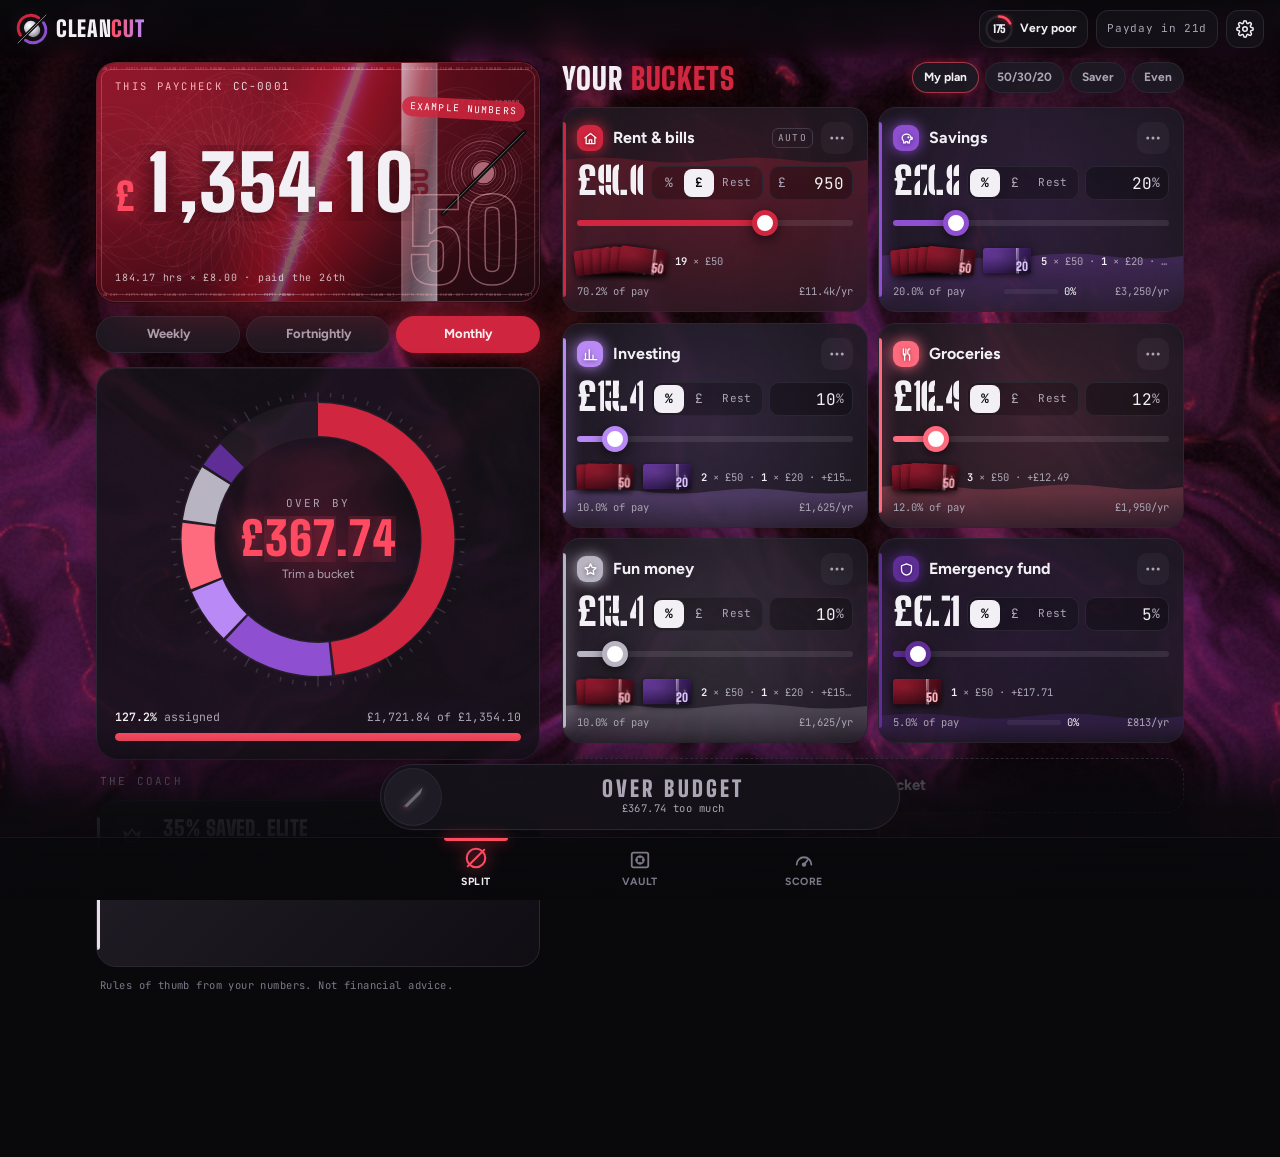
<file: index.html>
<!doctype html>
<html lang="en">
<head>
<meta charset="utf-8">
<script>try{var cc=JSON.parse(localStorage.getItem('crimson-cut-v2'));if(cc&&cc.settings&&cc.settings.note)document.documentElement.dataset.note=cc.settings.note}catch(e){}</script>
<meta name="viewport" content="width=device-width, initial-scale=1, viewport-fit=cover, maximum-scale=1, user-scalable=no">
<meta name="theme-color" content="#0A0708">
<meta name="color-scheme" content="dark">
<meta name="apple-mobile-web-app-capable" content="yes">
<meta name="mobile-web-app-capable" content="yes">
<meta name="apple-mobile-web-app-status-bar-style" content="black-translucent">
<meta name="apple-mobile-web-app-title" content="Clean Cut">
<meta name="application-name" content="Clean Cut">
<meta name="format-detection" content="telephone=no">

<link rel="manifest" href="manifest.webmanifest">
<link rel="icon" href="icons/favicon.svg" type="image/svg+xml">
<link rel="icon" href="icons/favicon-32.png" type="image/png" sizes="32x32">
<link rel="apple-touch-icon" href="icons/apple-touch-icon.png" sizes="180x180">

<link rel="apple-touch-startup-image" href="icons/splash-1320x2868.png" media="(device-width: 440px) and (device-height: 956px) and (-webkit-device-pixel-ratio: 3) and (orientation: portrait)">
<link rel="apple-touch-startup-image" href="icons/splash-1206x2622.png" media="(device-width: 402px) and (device-height: 874px) and (-webkit-device-pixel-ratio: 3) and (orientation: portrait)">
<link rel="apple-touch-startup-image" href="icons/splash-1290x2796.png" media="(device-width: 430px) and (device-height: 932px) and (-webkit-device-pixel-ratio: 3) and (orientation: portrait)">
<link rel="apple-touch-startup-image" href="icons/splash-1179x2556.png" media="(device-width: 393px) and (device-height: 852px) and (-webkit-device-pixel-ratio: 3) and (orientation: portrait)">
<link rel="apple-touch-startup-image" href="icons/splash-1284x2778.png" media="(device-width: 428px) and (device-height: 926px) and (-webkit-device-pixel-ratio: 3) and (orientation: portrait)">
<link rel="apple-touch-startup-image" href="icons/splash-1170x2532.png" media="(device-width: 390px) and (device-height: 844px) and (-webkit-device-pixel-ratio: 3) and (orientation: portrait)">
<link rel="apple-touch-startup-image" href="icons/splash-1242x2688.png" media="(device-width: 414px) and (device-height: 896px) and (-webkit-device-pixel-ratio: 3) and (orientation: portrait)">
<link rel="apple-touch-startup-image" href="icons/splash-1125x2436.png" media="(device-width: 375px) and (device-height: 812px) and (-webkit-device-pixel-ratio: 3) and (orientation: portrait)">
<link rel="apple-touch-startup-image" href="icons/splash-828x1792.png" media="(device-width: 414px) and (device-height: 896px) and (-webkit-device-pixel-ratio: 2) and (orientation: portrait)">
<link rel="apple-touch-startup-image" href="icons/splash-750x1334.png" media="(device-width: 375px) and (device-height: 667px) and (-webkit-device-pixel-ratio: 2) and (orientation: portrait)">

<link rel="preload" href="fonts/big-shoulders-display-latin.woff2" as="font" type="font/woff2" crossorigin>
<link rel="preload" href="fonts/figtree-latin.woff2" as="font" type="font/woff2" crossorigin>
<link rel="stylesheet" href="css/fonts.css">
<title>Clean Cut</title>
<meta name="description" content="Carve every paycheck into buckets with a blade.">
<link rel="stylesheet" href="css/app.css">
</head>
<body class="booting">
<canvas id="bg" aria-hidden="true"></canvas>
<div class="bg-fallback" aria-hidden="true"></div>
<canvas id="fx" aria-hidden="true"></canvas>

<!-- boot splash -->
<div id="boot" class="boot" aria-hidden="true">
  <svg class="boot-logo mark" viewBox="0 0 48 48"><defs><radialGradient id="svb" cx="38%" cy="32%" r="75%"><stop offset="0" stop-color="#FFFFFF"/><stop offset=".45" stop-color="#D9D5DF"/><stop offset="1" stop-color="#7E7788"/></radialGradient><clipPath id="cab"><polygon points="-10,-10 58,-10 -10,58"/></clipPath><clipPath id="cbb"><polygon points="58,-10 58,58 -10,58"/></clipPath></defs><g class="half-a"><g clip-path="url(#cab)"><g transform="rotate(-35.95 24 24)"><circle class="arc" style="--i:0" cx="24" cy="24" r="19" fill="none" stroke="#8E4FD0" stroke-width="4.4" stroke-linecap="round" stroke-dasharray="53.69 65.69" stroke-dashoffset="0.00"/><circle class="arc" style="--i:1" cx="24" cy="24" r="19" fill="none" stroke="#D0263F" stroke-width="4.4" stroke-linecap="round" stroke-dasharray="53.69 65.69" stroke-dashoffset="-59.69"/></g><circle class="core" cx="24" cy="24" r="10.5" fill="url(#svb)"/></g></g><g class="half-b"><g clip-path="url(#cbb)"><g transform="rotate(-35.95 24 24)"><circle class="arc" style="--i:0" cx="24" cy="24" r="19" fill="none" stroke="#8E4FD0" stroke-width="4.4" stroke-linecap="round" stroke-dasharray="53.69 65.69" stroke-dashoffset="0.00"/><circle class="arc" style="--i:1" cx="24" cy="24" r="19" fill="none" stroke="#D0263F" stroke-width="4.4" stroke-linecap="round" stroke-dasharray="53.69 65.69" stroke-dashoffset="-59.69"/></g><circle class="core" cx="24" cy="24" r="10.5" fill="url(#svb)"/></g></g><path class="blade" d="M3 45 L45 3" stroke="#fff" stroke-width=".9" stroke-linecap="round"/></svg>
  <div class="boot-word"><span>Clean</span><span>Cut</span></div>
</div>

<div class="app" id="app">
  <header class="hdr">
    <div class="hdr-brand" aria-label="Clean Cut">
      <svg class="mark" viewBox="0 0 48 48" aria-hidden="true"><defs><radialGradient id="svh" cx="38%" cy="32%" r="75%"><stop offset="0" stop-color="#FFFFFF"/><stop offset=".45" stop-color="#D9D5DF"/><stop offset="1" stop-color="#7E7788"/></radialGradient><clipPath id="cah"><polygon points="-10,-10 58,-10 -10,58"/></clipPath><clipPath id="cbh"><polygon points="58,-10 58,58 -10,58"/></clipPath></defs><g class="half-a"><g clip-path="url(#cah)"><g transform="rotate(-35.95 24 24)"><circle class="arc" style="--i:0" cx="24" cy="24" r="19" fill="none" stroke="#8E4FD0" stroke-width="4.4" stroke-linecap="round" stroke-dasharray="53.69 65.69" stroke-dashoffset="0.00"/><circle class="arc" style="--i:1" cx="24" cy="24" r="19" fill="none" stroke="#D0263F" stroke-width="4.4" stroke-linecap="round" stroke-dasharray="53.69 65.69" stroke-dashoffset="-59.69"/></g><circle class="core" cx="24" cy="24" r="10.5" fill="url(#svh)"/></g></g><g class="half-b"><g clip-path="url(#cbh)"><g transform="rotate(-35.95 24 24)"><circle class="arc" style="--i:0" cx="24" cy="24" r="19" fill="none" stroke="#8E4FD0" stroke-width="4.4" stroke-linecap="round" stroke-dasharray="53.69 65.69" stroke-dashoffset="0.00"/><circle class="arc" style="--i:1" cx="24" cy="24" r="19" fill="none" stroke="#D0263F" stroke-width="4.4" stroke-linecap="round" stroke-dasharray="53.69 65.69" stroke-dashoffset="-59.69"/></g><circle class="core" cx="24" cy="24" r="10.5" fill="url(#svh)"/></g></g><path class="blade" d="M3 45 L45 3" stroke="#fff" stroke-width=".9" stroke-linecap="round"/></svg>
      <span class="hdr-word">Clean<b>Cut</b></span>
    </div>
    <button class="rank-pill score" id="rankPill" aria-label="Your money score">
      <svg viewBox="0 0 36 36" class="rank-ring"><circle cx="18" cy="18" r="15" class="rr-track"/><circle cx="18" cy="18" r="15" class="rr-fill" id="rankRing"/></svg>
      <span class="rank-lvl tab" id="rankLvl">0</span>
      <span class="rank-name" id="rankName">Score</span>
    </button>
    <button class="payday-pill" id="paydayPill"><span id="paydayTxt">Set payday</span></button>
    <button class="icon-btn" id="settingsBtn" aria-label="Settings">
      <svg viewBox="0 0 24 24" fill="none" stroke="currentColor" stroke-width="2" stroke-linecap="round" stroke-linejoin="round"><circle cx="12" cy="12" r="3"/><path d="M19.4 15a1.7 1.7 0 0 0 .3 1.8l.1.1a2 2 0 1 1-2.8 2.8l-.1-.1a1.7 1.7 0 0 0-1.8-.3 1.7 1.7 0 0 0-1 1.5V21a2 2 0 1 1-4 0v-.1a1.7 1.7 0 0 0-1.1-1.5 1.7 1.7 0 0 0-1.8.3l-.1.1a2 2 0 1 1-2.8-2.8l.1-.1a1.7 1.7 0 0 0 .3-1.8 1.7 1.7 0 0 0-1.5-1H3a2 2 0 1 1 0-4h.1a1.7 1.7 0 0 0 1.5-1.1 1.7 1.7 0 0 0-.3-1.8l-.1-.1a2 2 0 1 1 2.8-2.8l.1.1a1.7 1.7 0 0 0 1.8.3H9a1.7 1.7 0 0 0 1-1.5V3a2 2 0 1 1 4 0v.1a1.7 1.7 0 0 0 1 1.5 1.7 1.7 0 0 0 1.8-.3l.1-.1a2 2 0 1 1 2.8 2.8l-.1.1a1.7 1.7 0 0 0-.3 1.8V9a1.7 1.7 0 0 0 1.5 1H21a2 2 0 1 1 0 4h-.1a1.7 1.7 0 0 0-1.5 1z"/></svg>
    </button>
  </header>

  <main class="views">
    <!-- ================= SPLIT ================= -->
    <section class="view" id="view-split" data-view="split">
      <div class="payday-banner" id="paydayBanner" hidden>
        <span class="pb-glow" aria-hidden="true"></span>
        <b>It's payday.</b><span>Put the number in and cut it.</span>
      </div>
      <button class="pending-strip" id="pendingStrip" hidden>
        <i class="ps-dot" aria-hidden="true"></i>
        <span class="ps-text"><b id="psTitle">1 split to bank</b><small class="tab" id="psSub"></small></span>
        <span class="ps-go">Bank it<svg viewBox="0 0 24 24" fill="none" stroke="currentColor" stroke-width="2.5" stroke-linecap="round" stroke-linejoin="round"><path d="m9 6 6 6-6 6"/></svg></span>
      </button>
      <div class="split-grid">
        <div class="col-a">
          <button class="note" id="note" aria-label="Edit paycheck amount">
            <span class="note-art" id="noteArt" aria-hidden="true"></span>
            <span class="note-holo" aria-hidden="true"></span>
            <span class="note-top"><span class="note-label">This paycheck</span><span class="note-serial tab" id="noteSerial">CC-0001</span></span>
            <span class="note-amt"><span class="note-sym" id="noteSym">£</span><span class="odo" id="payOdo"></span></span>
            <span class="note-bottom"><span class="micro tab" id="noteCash"></span><span class="note-edit">Tap to edit</span></span>
            <span class="example-tag" id="exampleTag">Example numbers</span>
          </button>
          <div class="chips freq" id="freq" role="group" aria-label="Pay frequency">
            <button class="chip" data-freq="weekly">Weekly</button>
            <button class="chip" data-freq="fortnightly">Fortnightly</button>
            <button class="chip" data-freq="monthly">Monthly</button>
          </div>

          <div class="alloc glass">
            <div class="donut-wrap">
              <svg id="donut" viewBox="0 0 200 200" aria-hidden="true">
                <defs>
                  <pattern id="hatch" width="5" height="5" patternUnits="userSpaceOnUse" patternTransform="rotate(45)"><rect width="5" height="5" fill="#1E1B24"/><rect width="2" height="5" fill="#413B4A"/></pattern>
                </defs>
                <g class="ticks" id="ticks"></g>
                <circle class="track" cx="100" cy="100" r="80"/>
                <g id="segs"></g>
              </svg>
              <div class="donut-center" aria-live="polite">
                <span class="eyebrow" id="cLabel">Left to assign</span>
                <strong class="odo odo-mid" id="cOdo"></strong>
                <small id="cSub"></small>
              </div>
            </div>
            <div class="meter">
              <div class="meter-top tab"><span><b id="mPct">0%</b> assigned</span><span id="mAlloc"></span></div>
              <div class="bar"><i id="mBar"></i></div>
            </div>
            <div class="sweep" id="sweep" hidden>
              <p>Sweep the <b id="sweepAmt"></b> leftover into</p>
              <div class="chips" id="sweepChips"></div>
            </div>
          </div>
          <section class="coach" id="coach" aria-label="Coach">
            <div class="coach-head"><span class="eyebrow">The coach</span><span class="coach-dots" id="coachDots" aria-hidden="true"></span></div>
            <div class="coach-track" id="coachTrack"></div>
            <p class="coach-fine">Rules of thumb from your numbers. Not financial advice.</p>
          </section>
        </div>

        <div class="col-b">
          <div class="sec-head">
            <h2>Your <em>buckets</em></h2>
            <div class="chips" id="presets">
              <button class="chip sm mine" data-preset="mine">My plan</button>
              <button class="chip sm" data-preset="503020">50/30/20</button>
              <button class="chip sm" data-preset="saver">Saver</button>
              <button class="chip sm" data-preset="even">Even</button>
            </div>
          </div>
          <div class="buckets" id="buckets"></div>
          <button class="add" id="addBtn"><svg viewBox="0 0 24 24" fill="none" stroke="currentColor" stroke-width="2.5" stroke-linecap="round"><path d="M12 5v14M5 12h14"/></svg>Add bucket</button>
        </div>
      </div>
    </section>

    <!-- ================= VAULT ================= -->
    <section class="view" id="view-vault" data-view="vault" hidden>
      <div class="vault-hero glass">
        <span class="eyebrow">All-time paid in</span>
        <strong class="odo odo-big" id="vPaid"></strong>
        <p class="vault-line" id="vaultLine"></p>
        <div class="vault-stats">
          <div><span class="eyebrow">Saved</span><b class="odo" id="vSaved"></b></div>
          <div><span class="eyebrow">Splits</span><b class="odo" id="vSplits"></b></div>
          <div><span class="eyebrow">Streak</span><b class="odo" id="vStreak"></b></div>
        </div>
      </div>
      <div class="glass pad" id="billsCard">
        <div class="sec-head"><h3>Bills</h3><span class="eyebrow" id="billsMeta"></span></div>
        <ul class="bills" id="billsList"></ul>
        <form class="bill-add" id="billForm" autocomplete="off">
          <input id="billName" maxlength="40" placeholder="Bill name" aria-label="Bill name" required>
          <label class="field sm"><span>£</span><input id="billAmt" type="text" inputmode="decimal" placeholder="0" aria-label="Amount" required></label>
          <label class="field sm"><span>Day</span><input id="billDay" type="number" min="1" max="31" inputmode="numeric" placeholder="1" aria-label="Day of month" required></label>
          <select id="billBucket" aria-label="Paid from bucket"></select>
          <button class="ghost" type="submit">Add bill</button>
        </form>
        <button class="ghost cal-btn" id="calBtn">Add paydays and bills to my calendar</button>
      </div>
      <div class="glass pad">
        <div class="sec-head"><h3>Last splits</h3><span class="eyebrow" id="chartMeta"></span></div>
        <div class="chart" id="chart"></div>
      </div>
      <div class="glass pad">
        <div class="sec-head"><h3>By bucket</h3></div>
        <div class="vbars" id="vbars"></div>
      </div>
      <div class="glass pad">
        <div class="sec-head"><h3>History</h3><button class="ghost" id="clearBtn">Clear</button></div>
        <ol class="history" id="history"></ol>
      </div>
    </section>

    <!-- ================= SCORE ================= -->
    <section class="view" id="view-ranks" data-view="ranks" hidden>
      <div class="score-hero glass">
        <span class="eyebrow">Money score</span>
        <div class="gauge" id="scoreGauge" role="img" aria-label="Money score"></div>
        <div class="score-read">
          <span class="score-num tab" id="scoreNum">0</span>
          <span class="score-of">out of 999</span>
        </div>
        <span class="score-band" id="scoreBand"></span>
        <p class="score-blurb" id="scoreBlurb"></p>
        <span class="score-delta tab" id="scoreDelta"></span>
        <div class="score-spark" id="scoreSpark" aria-hidden="true"></div>
      </div>
      <div class="glass pad">
        <div class="sec-head"><h3>Where this split takes you</h3><span class="eyebrow">Savings buckets</span></div>
        <div class="proj-chart" id="projChart"></div>
        <div class="proj-stats" id="projStats"></div>
        <p class="hint" id="projNote"></p>
      </div>
      <div class="glass pad">
        <div class="sec-head"><h3>What makes it</h3><span class="eyebrow" id="factorMeta"></span></div>
        <ol class="factors" id="factors"></ol>
      </div>
      <div class="glass pad">
        <div class="sec-head"><h3>The plan</h3><span class="eyebrow" id="phaseMeta"></span></div>
        <div class="phases" id="phases"></div>
        <p class="next-up" id="nextUp"></p>
        <div class="clocks" id="clocks"></div>
      </div>
      <div class="glass pad">
        <div class="sec-head"><h3>To do</h3><span class="eyebrow" id="checksMeta"></span></div>
        <ul class="checks" id="checks"></ul>
      </div>
      <div class="glass pad">
        <div class="sec-head"><h3>Workplace pension</h3><span class="eyebrow">Under-22 opt-in</span></div>
        <label class="set-row"><span><b>I've opted in</b><small>Your employer has to pay in once you ask</small></span><input type="checkbox" class="tgl" id="penOn"></label>
        <label class="field pen-field"><span>Gross a year £</span><input id="penGross" type="text" inputmode="decimal" aria-label="Gross pay a year"></label>
        <div class="pen-rows tab" id="penRows"></div>
        <p class="hint" id="penNote"></p>
      </div>
      <div class="glass pad">
        <div class="sec-head"><h3>The bands</h3></div>
        <ol class="ladder" id="ladder"></ol>
      </div>
      <p class="coach-fine score-fine">Your own health check, built like a credit score. Not a real one: lenders never see it.</p>
    </section>
  </main>

  <!-- swipe to cut -->
  <div class="cutbar" id="cutbar">
    <div class="cut-track" id="cutTrack" role="slider" tabindex="0" aria-label="Swipe to split your paycheck" aria-valuemin="0" aria-valuemax="100" aria-valuenow="0">
      <span class="cut-fill" id="cutFill"></span>
      <span class="cut-text"><b id="cutLbl">Swipe to cut</b><small class="tab" id="cutSub"></small></span>
      <span class="cut-chev" aria-hidden="true"><i></i><i></i><i></i></span>
      <span class="cut-knob" id="cutKnob" aria-hidden="true">
        <svg viewBox="0 0 24 24"><path d="M3 21 L17 7 L21 3 L19 9 L6 22 Z" fill="#fff"/><path d="M3 21 L6 22" style="stroke:var(--crimson)" stroke-width="2"/></svg>
      </span>
    </div>
  </div>

  <nav class="tabbar" id="tabbar" aria-label="Sections">
    <button data-tab="split" aria-current="page"><svg viewBox="0 0 24 24" fill="none" stroke="currentColor" stroke-width="2" stroke-linecap="round" stroke-linejoin="round"><circle cx="12" cy="12" r="9"/><path d="M4 20 20 4"/></svg><span>Split</span></button>
    <button data-tab="vault"><svg viewBox="0 0 24 24" fill="none" stroke="currentColor" stroke-width="2" stroke-linecap="round" stroke-linejoin="round"><rect x="3" y="4" width="18" height="16" rx="2"/><circle cx="12" cy="12" r="4"/><path d="M12 8v1M12 15v1M8 12h1M15 12h1"/></svg><span>Vault</span><i class="tab-dot" id="vaultDot" hidden></i></button>
    <button data-tab="ranks"><svg viewBox="0 0 24 24" fill="none" stroke="currentColor" stroke-width="2" stroke-linecap="round" stroke-linejoin="round"><path d="M4 17a8 8 0 1 1 16 0"/><path d="M12 17l4-5"/><circle cx="12" cy="17" r="1.4"/></svg><span>Score</span><i class="tab-dot" id="ranksDot" hidden></i></button>
  </nav>
</div>

<!-- sheets -->
<div class="scrim" id="scrim" hidden></div>

<div class="sheet" id="keypad" hidden role="dialog" aria-label="Paycheck amount">
  <div class="grab"></div>
  <div class="kp-mode chips" id="kpMode" role="group" aria-label="Enter pay as">
    <button class="chip sm" data-kpmode="amount" aria-pressed="true">Amount</button>
    <button class="chip sm" data-kpmode="hours" aria-pressed="false">Hours worked</button>
  </div>
  <span class="eyebrow" id="kpEyebrow">What landed this time</span>
  <div class="kp-display"><span id="kpSym">£</span><span class="kp-val tab" id="kpVal">0</span><span class="kp-unit" id="kpUnit" hidden>hrs</span><i class="kp-caret"></i></div>
  <div class="kp-hours" id="kpHours" hidden>
    <label class="kp-ot"><span>+ overtime hrs</span><input id="kpOt" type="text" inputmode="decimal" placeholder="0"></label>
    <div class="kp-break tab" id="kpBreak"></div>
  </div>
  <div class="kp-quick chips" id="kpQuick"></div>
  <div class="kp-grid" id="kpGrid">
    <button data-k="1">1</button><button data-k="2">2</button><button data-k="3">3</button>
    <button data-k="4">4</button><button data-k="5">5</button><button data-k="6">6</button>
    <button data-k="7">7</button><button data-k="8">8</button><button data-k="9">9</button>
    <button data-k=".">.</button><button data-k="0">0</button>
    <button data-k="back" aria-label="Delete"><svg viewBox="0 0 24 24" fill="none" stroke="currentColor" stroke-width="2" stroke-linecap="round" stroke-linejoin="round"><path d="M21 5H9l-7 7 7 7h12a1 1 0 0 0 1-1V6a1 1 0 0 0-1-1zM17 9l-6 6M11 9l6 6"/></svg></button>
  </div>
  <button class="btn-primary" id="kpDone">Lock it in</button>
</div>

<div class="sheet" id="bucketSheet" hidden role="dialog" aria-label="Bucket settings">
  <div class="grab"></div>
  <div class="bs-head"><i class="bs-sw" id="bsSw"></i><input id="bsName" maxlength="28" aria-label="Bucket name"></div>
  <div class="bs-money" id="bsMoney">
    <div class="bs-bal"><span class="eyebrow">In this bucket now</span><b class="odo tab" id="bsBal"></b><small id="bsBalSub"></small></div>
    <div class="bs-move">
      <label class="field"><span id="bsMoveCur">£</span><input id="bsMoveAmt" type="text" inputmode="decimal" placeholder="Amount"></label>
      <input class="bs-note" id="bsMoveNote" maxlength="40" placeholder="What for? (optional)">
      <div class="bs-move-btns"><button class="ghost" id="bsTake">Take out</button><button class="ghost" id="bsPut">Put in</button></div>
    </div>
    <ol class="bs-moves" id="bsMoves"></ol>
  </div>
  <span class="eyebrow">Type</span>
  <div class="chips bs-kind" id="bsKind" role="group" aria-label="Bucket type">
    <button class="chip sm" data-kind="">Normal</button>
    <button class="chip sm" data-kind="spend">Spending money</button>
    <button class="chip sm" data-kind="lisa">LISA (+25%)</button>
  </div>
  <p class="hint" id="bsKindHint"></p>
  <span class="eyebrow">Icon</span>
  <div class="bs-icons" id="bsIcons"></div>
  <span class="eyebrow">Colour</span>
  <div class="swatches" id="bsColors"></div>
  <span class="eyebrow">Goal (optional)</span>
  <label class="field"><span id="bsCur">£</span><input id="bsGoal" type="text" inputmode="decimal" placeholder="No goal"></label>
  <label class="field bs-date"><span>By</span><input id="bsGoalDate" type="date" aria-label="Goal date (optional)"></label>
  <p class="hint" id="bsProgress"></p>
  <label class="set-row bs-auto"><span><b>Moves automatically</b><small>Standing order or bank rule already handles it. Pre-stamped in the Transfer Run.</small></span><input type="checkbox" class="tgl" id="bsAuto"></label>
  <div class="bs-actions">
    <button class="ghost danger" id="bsDelete">Delete bucket</button>
    <button class="btn-primary" id="bsDone">Done</button>
  </div>
</div>

<div class="sheet tall" id="settings" hidden role="dialog" aria-label="Settings">
  <div class="grab"></div>
  <h2 class="sheet-title">Settings</h2>
  <div class="set-list">
    <div class="set-sec">Pay</div>
    <label class="set-row"><span><b>Hourly rate</b><small>Your pay is worked out from your hours</small></span><input type="text" inputmode="decimal" id="setRate" class="set-num"></label>
    <label class="set-row"><span><b>Hours a week</b><small>Your contracted hours</small></span><input type="text" inputmode="decimal" id="setWeekly" class="set-num"></label>
    <label class="set-row"><span><b>Paid on the</b><small>Day of the month your wage lands</small></span><input type="text" inputmode="numeric" id="setPayDay" class="set-num"></label>
    <label class="set-row"><span><b>Overtime pays</b><small>Times your hourly rate</small></span><input type="text" inputmode="decimal" id="setOt" class="set-num"></label>
    <label class="set-row"><span><b>Next payday</b><small>Countdown up top. Rolls forward on its own</small></span><input type="date" id="setPayday"></label>
    <label class="set-row"><span><b>Whole pounds</b><small>Round buckets down to whole pounds. Easier bank transfers</small></span><input type="checkbox" class="tgl" id="setWhole"></label>
    <div class="set-sec">Feel</div>
    <label class="set-row"><span><b>Sound</b><small>Works with the silent switch on</small></span><input type="checkbox" class="tgl" id="setSound"></label>
    <label class="set-row"><span><b>Haptics</b><small>Taps and thumps on iPhone</small></span><input type="checkbox" class="tgl" id="setHaptics"></label>
    <label class="set-row"><span><b>Calm mode</b><small>Smoke, sparks and confetti only when you cut. Saves battery</small></span><input type="checkbox" class="tgl" id="setCalm"></label>
    <label class="set-row"><span><b>Tilt effects</b><small>Move your phone, the note catches the light</small></span><input type="checkbox" class="tgl" id="setMotion"></label>
    <div class="set-row set-notes"><span><b>Note colour</b><small>Which note leads. The other backs it up</small></span>
      <div class="note-pick" id="notePick" role="group" aria-label="Note colour">
        <button data-note="50" aria-label="Fifty pound red"><i>£50</i></button>
        <button data-note="20" aria-label="Twenty pound purple"><i>£20</i></button>
      </div>
    </div>
    <div class="set-sec">Money</div>
    <label class="set-row"><span><b>Currency</b></span><select id="setCur"><option value="£">£ GBP</option><option value="$">$ USD</option><option value="€">€ EUR</option></select></label>
  </div>
  <div class="set-group">
    <span class="eyebrow">Backup</span>
    <p class="hint">Your data lives on this phone only. Export now and then so a wiped phone doesn't wipe your history. On iPhone, pick <b>Save to Files</b> then iCloud Drive.</p>
    <p class="hint backup-age" id="backupAge"></p>
    <div class="set-btns">
      <button class="ghost" id="exportBtn">Export backup</button>
      <label class="ghost file-btn">Import backup<input type="file" id="importFile" accept="application/json,.json"></label>
      <button class="ghost" id="resetRankBtn">Reset score history</button>
      <button class="ghost danger" id="resetBtn">Reset everything</button>
    </div>
  </div>
  <div class="set-group" id="installHint" hidden>
    <span class="eyebrow">Put it on your home screen</span>
    <p class="hint">In Safari tap <b>Share</b>, then <b>Add to Home Screen</b>. It opens full screen like a real app and works offline.</p>
  </div>
  <button class="btn-primary" id="setDone">Done</button>
  <p class="ver">Clean Cut v4</p>
</div>

<!-- cutscene stage -->
<div class="stage" id="stage" hidden>
  <div class="stage-note" id="stageNote"></div>
  <div class="stage-tiles" id="stageTiles"></div>
  <div class="stamp" id="stamp" hidden>
    <h2>Cut.</h2>
    <p class="tab" id="stampSub"></p>
    <p class="stamp-line" id="stampLine"></p>
    <div class="stamp-xp" id="stampXp"></div>
    <button class="btn-primary" id="stampDone">Bank it</button>
    <button class="stamp-later" id="stampLater">Later</button>
  </div>
</div>

<div class="rankup" id="rankup" hidden>
  <span class="eyebrow" id="ruEyebrow">Score up</span>
  <div class="ru-from" id="ruFrom"></div>
  <div class="ru-arrow">↓</div>
  <h2 id="ruTo"></h2>
  <button class="btn-primary" id="ruDone">Fuck yes</button>
</div>

<div class="banners" id="banners" aria-live="polite"></div>
<div class="toast" id="toast" role="status" aria-live="polite"></div>

<script type="module" src="js/app.js"></script>
</body>
</html>
</file>
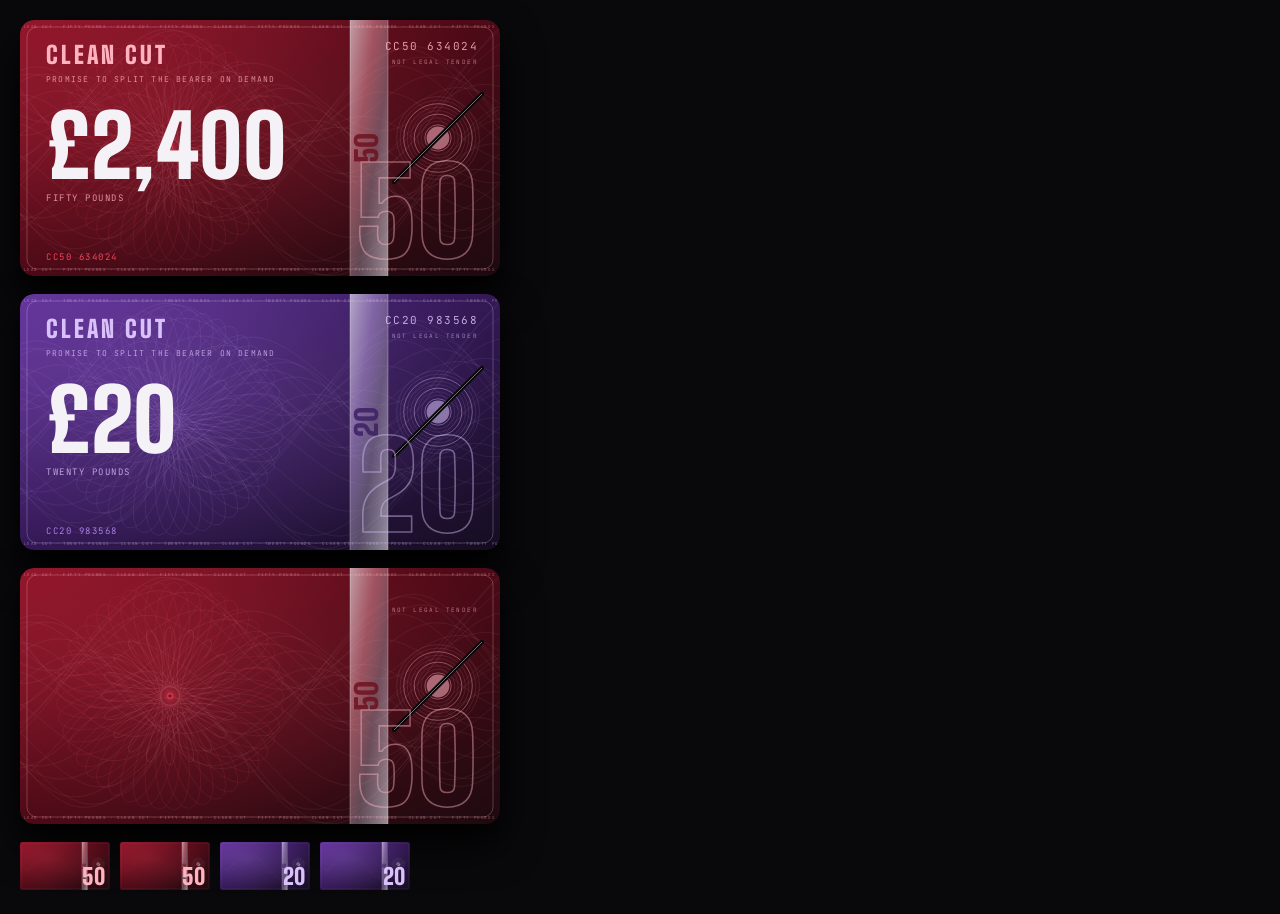
<file: dev/banknote.html>
<!doctype html><html><head><meta charset="utf-8"><link rel="stylesheet" href="../css/fonts.css">
<style>body{margin:0;padding:20px;background:#09090C;display:grid;gap:18px}.n{width:480px;aspect-ratio:480/256;border-radius:14px;overflow:hidden;box-shadow:0 20px 40px #000}.n svg{width:100%;height:100%;display:block}.row{display:flex;gap:10px}.m{width:90px;aspect-ratio:480/256}.m svg{width:100%;height:100%}</style></head>
<body><div class="n" id="a"></div><div class="n" id="b"></div><div class="n" id="h"></div><div class="row" id="m"></div>
<script type="module">
import { noteSVG, miniSprite } from '../js/banknote.js';
a.innerHTML = noteSVG('50', { value: '£2,400' });
b.innerHTML = noteSVG('20');
h.innerHTML = noteSVG('50', { hero: true });
document.body.insertAdjacentHTML('beforeend', miniSprite());
m.innerHTML = ['50','50','20','20'].map(d => `<div class="m"><svg><use href="#bn-mini-${d}"/></svg></div>`).join('');
</script></body></html>
</file>
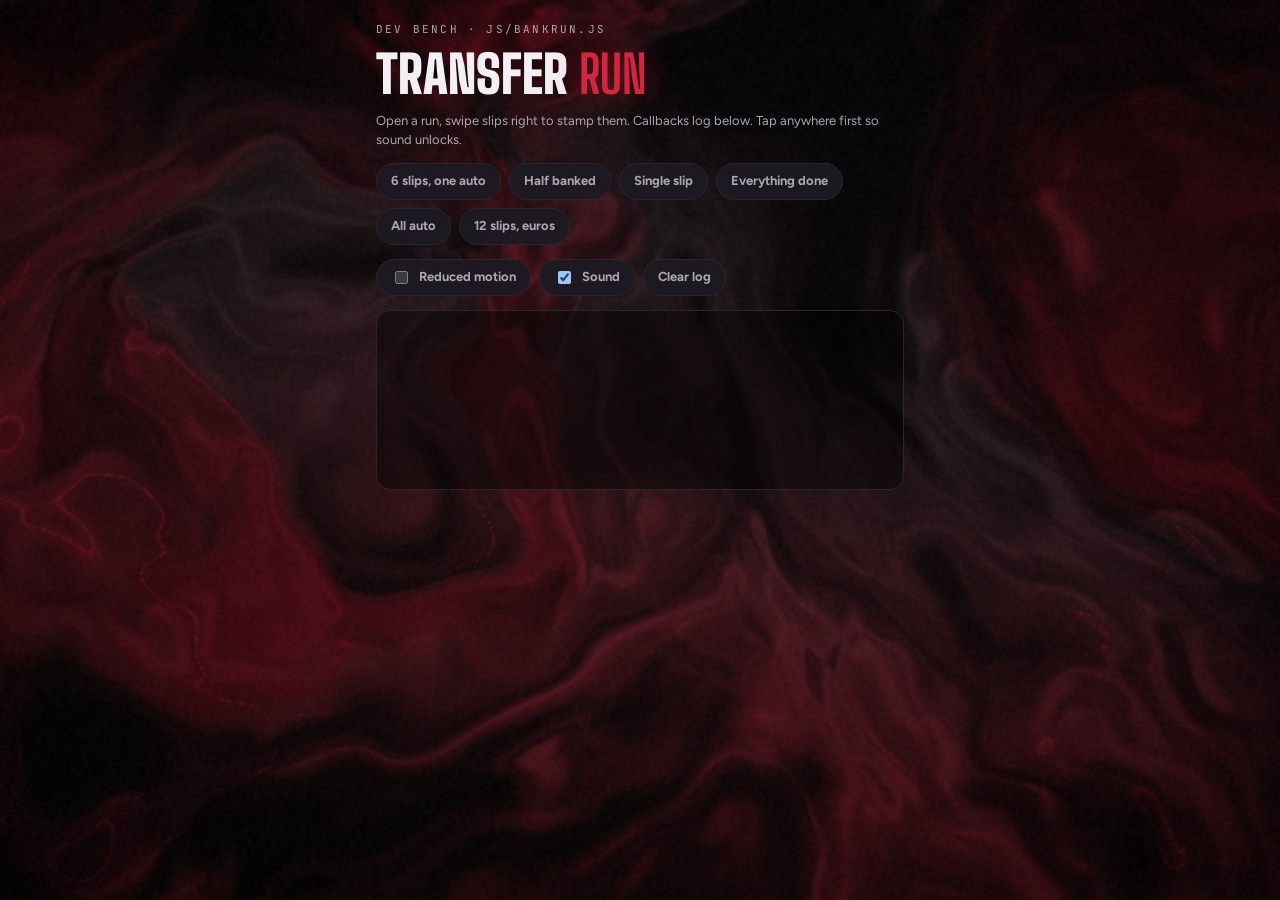
<file: dev/bankrun.html>
<!doctype html>
<html lang="en">
<head>
<meta charset="utf-8">
<meta name="viewport" content="width=device-width, initial-scale=1, viewport-fit=cover">
<meta name="theme-color" content="#0A0708">
<meta name="color-scheme" content="dark">
<title>Transfer Run Bench</title>
<link rel="stylesheet" href="../css/fonts.css">
<link rel="stylesheet" href="../css/app.css">
<style>
.bench{position:relative;z-index:1;max-width:560px;margin:0 auto;padding:calc(var(--sat) + 22px) 16px calc(var(--sab) + 40px);display:flex;flex-direction:column;gap:14px}
.bench h1{margin:0;font-family:var(--display);font-weight:900;font-size:52px;text-transform:uppercase;line-height:.88}
.bench h1 b{color:var(--crimson);text-shadow:0 0 30px rgba(220,20,60,.5)}
.row{display:flex;flex-wrap:wrap;gap:8px}
.row label.chip{display:inline-flex;align-items:center;gap:8px;cursor:pointer}
#log{margin:0;padding:12px;min-height:180px;max-height:42vh;overflow:auto;border:1px solid var(--line);border-radius:14px;background:rgba(0,0,0,.4);font:11.5px/1.55 var(--mono);color:var(--muted);white-space:pre-wrap}
#log b{color:var(--text);font-weight:600}
#log i{font-style:normal;color:var(--crimson-hi)}
</style>
</head>
<body>
<canvas id="bg" aria-hidden="true"></canvas>
<div class="bg-fallback" aria-hidden="true"></div>
<canvas id="fx" aria-hidden="true"></canvas>

<main class="bench">
  <span class="eyebrow">Dev bench · js/bankrun.js</span>
  <h1>Transfer <b>run</b></h1>
  <p class="hint">Open a run, swipe slips right to stamp them. Callbacks log below. Tap anywhere first so sound unlocks.</p>
  <div class="row">
    <button class="chip" id="run6">6 slips, one auto</button>
    <button class="chip" id="runHalf">Half banked</button>
    <button class="chip" id="run1">Single slip</button>
    <button class="chip" id="runDone">Everything done</button>
    <button class="chip" id="runAuto">All auto</button>
    <button class="chip" id="runLong">12 slips, euros</button>
  </div>
  <div class="row">
    <label class="chip"><input type="checkbox" id="rm"> Reduced motion</label>
    <label class="chip"><input type="checkbox" id="snd" checked> Sound</label>
    <button class="chip" id="clear">Clear log</button>
  </div>
  <pre id="log"></pre>
</main>

<script type="module">
import { Sound } from '../js/audio.js';
import { Haptics } from '../js/haptics.js';
import { createFx } from '../js/fx.js';
import { createBackground } from '../js/bg.js';
import { openBankRun } from '../js/bankrun.js';

const $ = s => document.querySelector(s);
Sound.install(); Haptics.install();
let bg = { pulse() {}, setMood() {}, setCharge() {}, setTilt() {} };
try { bg = createBackground($('#bg'), { reduceMotion: false }) || bg; } catch (e) { console.warn(e); }
let fx = { sparkBurst() {}, confetti() {}, shockwave() {}, flash() {}, trail() {} };
try { fx = createFx($('#fx'), { reduceMotion: false }) || fx; } catch (e) { console.warn(e); }

const fmts = {
  '£': new Intl.NumberFormat('en-GB', { style: 'currency', currency: 'GBP' }),
  '€': new Intl.NumberFormat('en-GB', { style: 'currency', currency: 'EUR' })
};
const SH = ['#DC143C', '#FF3A5C', '#B8AEB2', '#9E0F2E', '#FF8095', '#6E6468', '#E8E0E2', '#5E0B1D'];
const base = [
  ['Rent & bills', 1150, true], ['Savings', 630], ['Investing', 315], ['Groceries', 378], ['Fun money', 480], ['Emergency fund', 197]
];
const mk = (serial, rows, cur = '£') => ({
  id: 'e-' + serial, t: Date.now() - 36e5, cur, serial,
  pay: rows.reduce((s, r) => s + r[1], 0),
  parts: rows.map(([name, amt, auto, done], i) => ({ name, amt, color: SH[i % SH.length], auto: !!auto, done: !!(done || auto) }))
});
const RUNS = {
  run6: () => mk('CC-0004', base),
  runHalf: () => mk('CC-0005', base.map((r, i) => i === 1 || i === 3 ? [r[0], r[1], false, true] : r)),
  run1: () => mk('CC-0006', [['Savings', 480]]),
  runDone: () => mk('CC-0007', base.map(r => [r[0], r[1], r[2], true])),
  runAuto: () => mk('CC-0008', [['Rent & bills', 1150, true], ['Council tax', 162.4, true], ['Pension top-up', 250, true]]),
  runLong: () => mk('CC-0009', [
    ['Rent', 1200.5], ['Bills', 240.12], ['Savings', 600], ['ISA', 350], ['Groceries', 320], ['Fun', 150],
    ['Travel', 95.75], ['Gym', 35, true], ['Gifts', 60], ['Emergency', 100], ['Holiday pot', 250], ['A really quite long bucket name for testing', 12.34]
  ], '€')
};

const log = window.__log = [];
function write(ev, detail) {
  const t = new Date().toISOString().slice(11, 23);
  log.push({ ev, detail, at: performance.now() });
  $('#log').insertAdjacentHTML('afterbegin', `${t}  <b>${ev}</b> <i>${detail ?? ''}</i>\n`);
}
$('#clear').onclick = () => { log.length = 0; $('#log').textContent = ''; };
$('#snd').onchange = e => { Sound.enabled = e.target.checked; };

let run = null;
function open(kind) {
  const entry = RUNS[kind]();
  write('open', `${kind} ${entry.serial}`);
  run = window.__run = openBankRun({
    entry,
    fmt: n => fmts[entry.cur].format(n),
    Sound, Haptics, fx, bg,
    reduceMotion: $('#rm').checked,
    onToggle(i, done) { entry.parts[i].done = done; write('onToggle', `${i} ${done}`); },
    onScrap() { write('onScrap'); },
    onClose(result) { write('onClose', result); run = null; }
  });
}
Object.keys(RUNS).forEach(k => { $('#' + k).onclick = () => open(k); });
const q = new URLSearchParams(location.search).get('open');
if (q && RUNS[q]) setTimeout(() => open(q), 300);
</script>
</body>
</html>
</file>
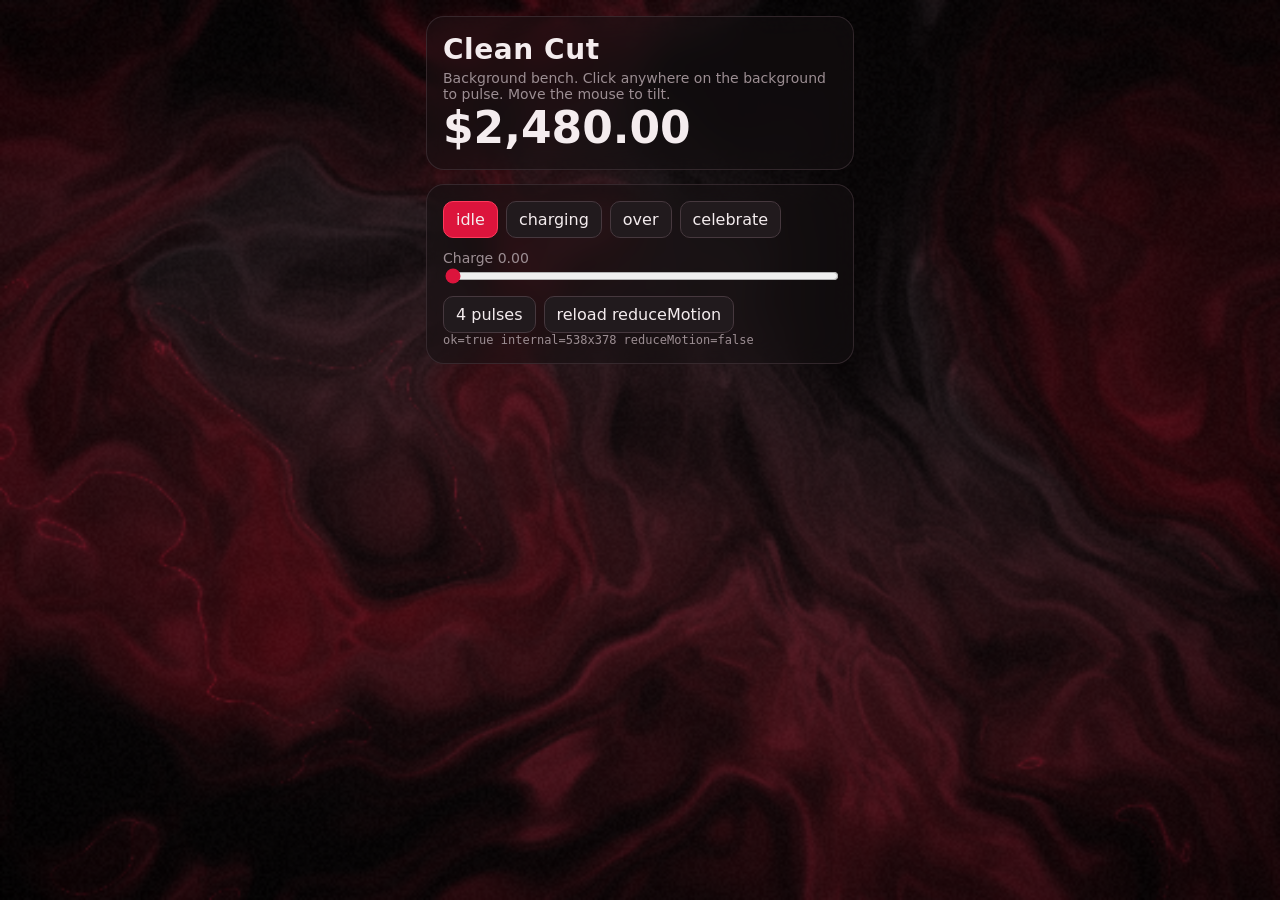
<file: dev/bg.html>
<!doctype html>
<html lang="en">
<head>
<meta charset="utf-8">
<meta name="viewport" content="width=device-width,initial-scale=1,viewport-fit=cover">
<title>BG Test Bench</title>
<style>
:root{color-scheme:dark;--black:#0A0708;--panel:#171113;--line:#2F2529;--line-2:#46383E;--text:#F4ECEE;--crimson:#DC143C;--crimson-hi:#FF3A5C}
*{box-sizing:border-box}
html,body{margin:0;height:100%;background:var(--black);color:var(--text);font-family:ui-sans-serif,system-ui,-apple-system,sans-serif}
#bg{position:fixed;inset:0;z-index:0;width:100%;height:100%;display:block}
.ui{position:relative;z-index:1;padding:16px;max-width:460px;margin:0 auto;display:grid;gap:14px;pointer-events:none}
.card{pointer-events:auto;background:rgba(23,17,19,.55);border:1px solid rgba(70,56,62,.6);border-radius:18px;padding:16px;backdrop-filter:blur(14px);-webkit-backdrop-filter:blur(14px)}
h1{margin:0 0 4px;font-size:28px;letter-spacing:.02em}
p{margin:0;color:#9C8E93;font-size:14px}
.big{font-size:44px;font-weight:800;font-variant-numeric:tabular-nums}
.row{display:flex;flex-wrap:wrap;gap:8px}
button{font:inherit;color:var(--text);background:#211A1D;border:1px solid var(--line-2);border-radius:10px;padding:8px 12px;cursor:pointer}
button.on{background:var(--crimson);border-color:var(--crimson-hi)}
input[type=range]{width:100%;accent-color:var(--crimson)}
.stat{font:12px ui-monospace,monospace;color:#9C8E93}
</style>
</head>
<body>
<canvas id="bg"></canvas>
<div class="ui">
  <div class="card">
    <h1>Clean Cut</h1>
    <p>Background bench. Click anywhere on the background to pulse. Move the mouse to tilt.</p>
    <div class="big">$2,480.00</div>
  </div>
  <div class="card">
    <div class="row" id="moods">
      <button data-mood="idle" class="on">idle</button>
      <button data-mood="charging">charging</button>
      <button data-mood="over">over</button>
      <button data-mood="celebrate">celebrate</button>
    </div>
    <p style="margin-top:12px">Charge <span id="cv">0.00</span></p>
    <input id="charge" type="range" min="0" max="1" step="0.01" value="0">
    <div class="row" style="margin-top:8px">
      <button id="burst">4 pulses</button>
      <button id="rm">reload reduceMotion</button>
    </div>
    <p class="stat" id="stat"></p>
  </div>
</div>
<script type="module">
import { createBackground } from '../js/bg.js';
const qs = new URLSearchParams(location.search);
const canvas = document.getElementById('bg');
const bg = createBackground(canvas, { reduceMotion: qs.has('rm') });
window.bg = bg;
const stat = document.getElementById('stat');
stat.textContent = `ok=${bg.ok} internal=${canvas.width}x${canvas.height} reduceMotion=${qs.has('rm')}`;

const moods = document.getElementById('moods');
moods.addEventListener('click', e => {
  const b = e.target.closest('button'); if (!b) return;
  moods.querySelectorAll('button').forEach(x => x.classList.toggle('on', x === b));
  bg.setMood(b.dataset.mood);
});
const charge = document.getElementById('charge');
charge.addEventListener('input', () => {
  document.getElementById('cv').textContent = (+charge.value).toFixed(2);
  bg.setCharge(+charge.value);
});
document.getElementById('burst').addEventListener('click', () => {
  const W = innerWidth, H = innerHeight;
  [[.2,.3],[.8,.4],[.3,.8],[.7,.75]].forEach(([x,y], i) => setTimeout(() => bg.pulse(x*W, y*H, 1), i*120));
});
document.getElementById('rm').addEventListener('click', () => {
  location.search = qs.has('rm') ? '' : '?rm';
});
window.addEventListener('pointerdown', e => {
  if (e.target.closest('.card')) return;
  bg.pulse(e.clientX, e.clientY, 1);
});
window.addEventListener('pointermove', e => {
  bg.setTilt(e.clientX / innerWidth * 2 - 1, e.clientY / innerHeight * 2 - 1);
});
setInterval(() => {
  stat.textContent = `ok=${bg.ok} internal=${canvas.width}x${canvas.height} reduceMotion=${qs.has('rm')}`;
}, 1000);
</script>
</body>
</html>
</file>
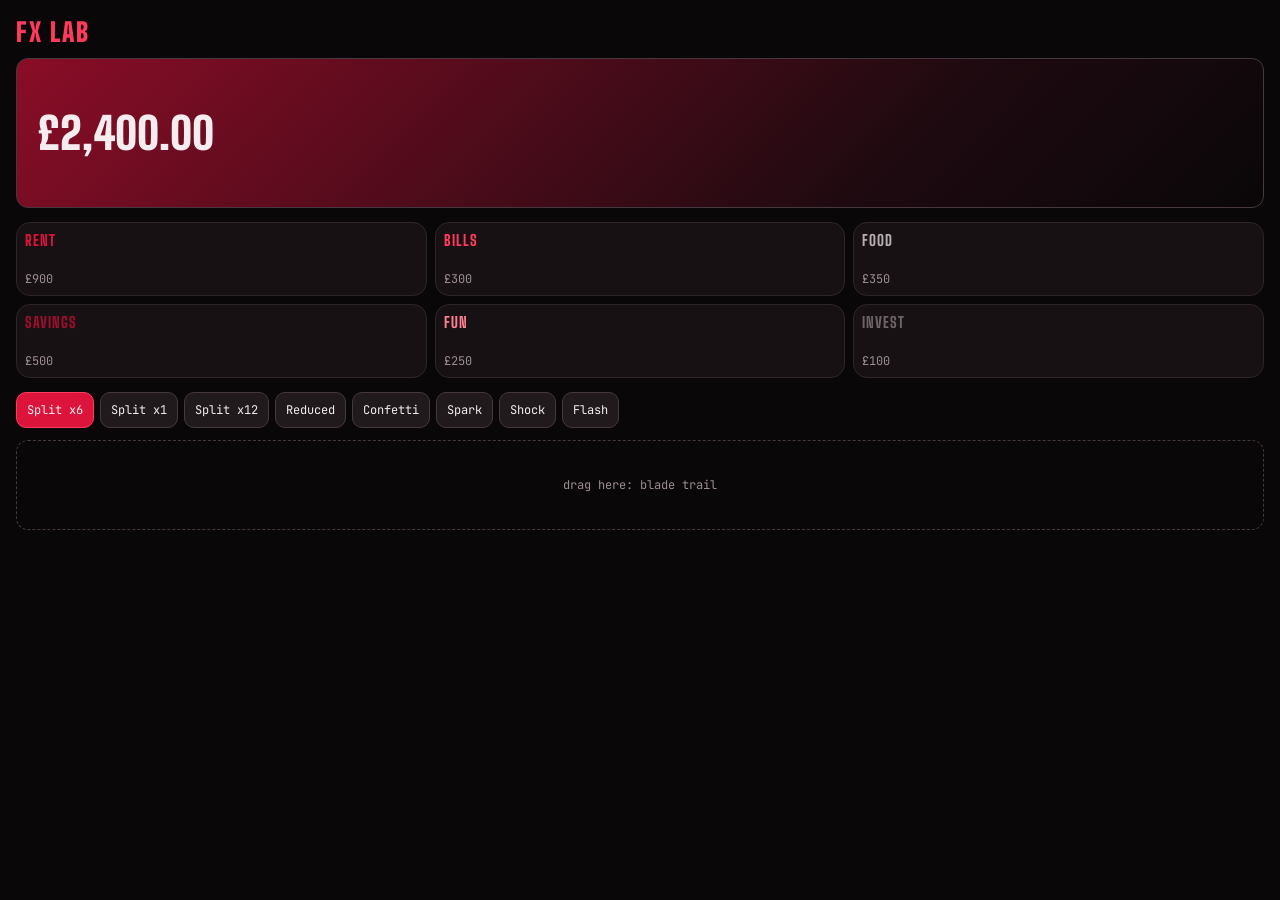
<file: dev/fx.html>
<!doctype html>
<html lang="en">
<head>
<meta charset="utf-8">
<meta name="viewport" content="width=device-width,initial-scale=1,viewport-fit=cover">
<title>Clean Cut FX Lab</title>
<link rel="preconnect" href="https://fonts.googleapis.com">
<link rel="preconnect" href="https://fonts.gstatic.com" crossorigin>
<link rel="stylesheet" href="https://fonts.googleapis.com/css2?family=Big+Shoulders+Display:wght@800;900&family=JetBrains+Mono:wght@400;600&display=swap">
<style>
:root{--black:#0A0708;--panel:#171113;--g1:#211A1D;--g2:#2F2529;--g3:#46383E;--muted:#9C8E93;--crimson:#DC143C;--hi:#FF3A5C;--deep:#6B0A1E;--text:#F4ECEE}
*{box-sizing:border-box}
html,body{margin:0;background:var(--black);color:var(--text);font-family:"JetBrains Mono",ui-monospace,monospace;font-size:12px}
body{padding:16px;min-height:100vh}
h1{font:900 26px "Big Shoulders Display",Impact,sans-serif;letter-spacing:2px;margin:0 0 10px;color:var(--hi)}
#note{height:150px;border-radius:12px;background:linear-gradient(135deg,#8A0D27,#1E0A10 70%,#0A0708);border:1px solid var(--g3);display:flex;align-items:center;padding:0 20px;font:900 44px "Big Shoulders Display",Impact,sans-serif}
.grid{display:grid;grid-template-columns:repeat(3,1fr);gap:8px;margin:14px 0}
.tile{height:74px;border-radius:14px;background:var(--panel);border:1px solid var(--g2);padding:8px;display:flex;flex-direction:column;justify-content:space-between;transition:transform .15s}
.tile b{font:800 15px "Big Shoulders Display",Impact,sans-serif;letter-spacing:1px}
.tile i{font-style:normal;color:var(--muted)}
.tile.hit{transform:scale(1.06);border-color:var(--hi)}
.btns{display:flex;flex-wrap:wrap;gap:6px}
button{background:var(--g1);color:var(--text);border:1px solid var(--g3);border-radius:10px;padding:9px 10px;font:inherit}
button.pri{background:var(--crimson);border-color:var(--hi)}
#drag{margin-top:12px;user-select:none;-webkit-user-select:none;height:90px;border:1px dashed var(--g3);border-radius:12px;display:grid;place-items:center;color:var(--muted);touch-action:none}
#log{margin-top:10px;white-space:pre-wrap;color:var(--muted);max-height:120px;overflow:auto}
#fx{position:fixed;inset:0;width:100%;height:100%;z-index:40;pointer-events:none}
</style>
</head>
<body>
<h1>FX LAB</h1>
<div id="note">£2,400.00</div>
<div class="grid" id="grid"></div>
<div class="btns">
  <button class="pri" id="split6">Split x6</button>
  <button id="split1">Split x1</button>
  <button id="split12">Split x12</button>
  <button id="splitRM">Reduced</button>
  <button id="conf">Confetti</button>
  <button id="burst">Spark</button>
  <button id="shock">Shock</button>
  <button id="flash">Flash</button>
</div>
<div id="drag">drag here: blade trail</div>
<div id="log"></div>
<canvas id="fx" aria-hidden="true"></canvas>
<script type="module">
import { createFx } from '../js/fx.js';
const SHADES = ['#DC143C','#FF3A5C','#B8AEB2','#9E0F2E','#FF8095','#6E6468','#E8E0E2','#5E0B1D'];
const NAMES = ['RENT','BILLS','FOOD','SAVINGS','FUN','INVEST'];
const AMTS = [900, 300, 350, 500, 250, 100];
const grid = document.getElementById('grid');
NAMES.forEach((n, i) => { const d = document.createElement('div'); d.className = 'tile'; d.innerHTML = `<b style="color:${SHADES[i]}">${n}</b><i>£${AMTS[i]}</i>`; grid.appendChild(d); });
const tiles = [...grid.children];
const fx = createFx(document.getElementById('fx'));
const fxRM = createFx(document.getElementById('fx'), { reduceMotion: true });
window.fx = fx;
const logEl = document.getElementById('log');
const events = [];
window.__events = events;
const t0 = { v: 0 };
function log(msg) { const line = `${Math.round(performance.now() - t0.v)}ms ${msg}`; events.push(line); console.log(line); logEl.textContent = line + '\n' + logEl.textContent; }
const rect = (el) => { const r = el.getBoundingClientRect(); return { x: r.left, y: r.top, width: r.width, height: r.height }; };

function split(n, inst = fx) {
  events.length = 0; t0.v = performance.now();
  const pieces = [];
  for (let i = 0; i < n; i++) {
    const k = i % 6;
    pieces.push({ amount: n === 12 ? (i === 3 ? 2 : 50 + i * 30) : AMTS[k], color: SHADES[i % SHADES.length], label: NAMES[k], target: rect(tiles[k]) });
  }
  if (n === 12) pieces[11].target = null; // guard test: missing target
  const noteEl = document.getElementById('note');
  noteEl.style.visibility = 'hidden';
  log('start busy=' + inst.busy);
  const pr = inst.playSplit({
    note: { rect: rect(noteEl), amountText: '£2,400.00', label: 'PAYCHECK', serial: 'CC-0042' },
    pieces,
    onSlash: (k, total) => log(`onSlash ${k}/${total}`),
    onHit: (i) => { log(`onHit ${i}`); const t = tiles[i % 6]; t.classList.add('hit'); setTimeout(() => t.classList.remove('hit'), 180); },
    onDone: () => log('onDone'),
  });
  log('busy after call=' + inst.busy);
  pr.then(() => { log('resolved busy=' + inst.busy); noteEl.style.visibility = ''; window.__resolved = true; });
  return pr;
}
window.split = split;
document.getElementById('split6').onclick = () => split(6);
document.getElementById('split1').onclick = () => split(1);
document.getElementById('split12').onclick = () => split(12);
document.getElementById('splitRM').onclick = () => split(6, fxRM);
document.getElementById('conf').onclick = () => fx.confetti(innerWidth / 2, innerHeight / 2);
document.getElementById('burst').onclick = (e) => fx.sparkBurst(e.clientX, e.clientY, { power: 1.3 });
document.getElementById('shock').onclick = () => fx.shockwave(innerWidth / 2, innerHeight / 2);
document.getElementById('flash').onclick = () => fx.flash(1);
const drag = document.getElementById('drag');
let down = false;
drag.addEventListener('pointerdown', (e) => { down = true; drag.setPointerCapture(e.pointerId); fx.trail(e.clientX, e.clientY); });
drag.addEventListener('pointermove', (e) => { if (down) fx.trail(e.clientX, e.clientY); });
drag.addEventListener('pointerup', () => { down = false; });
drag.addEventListener('pointercancel', () => { down = false; });
</script>
</body>
</html>
</file>
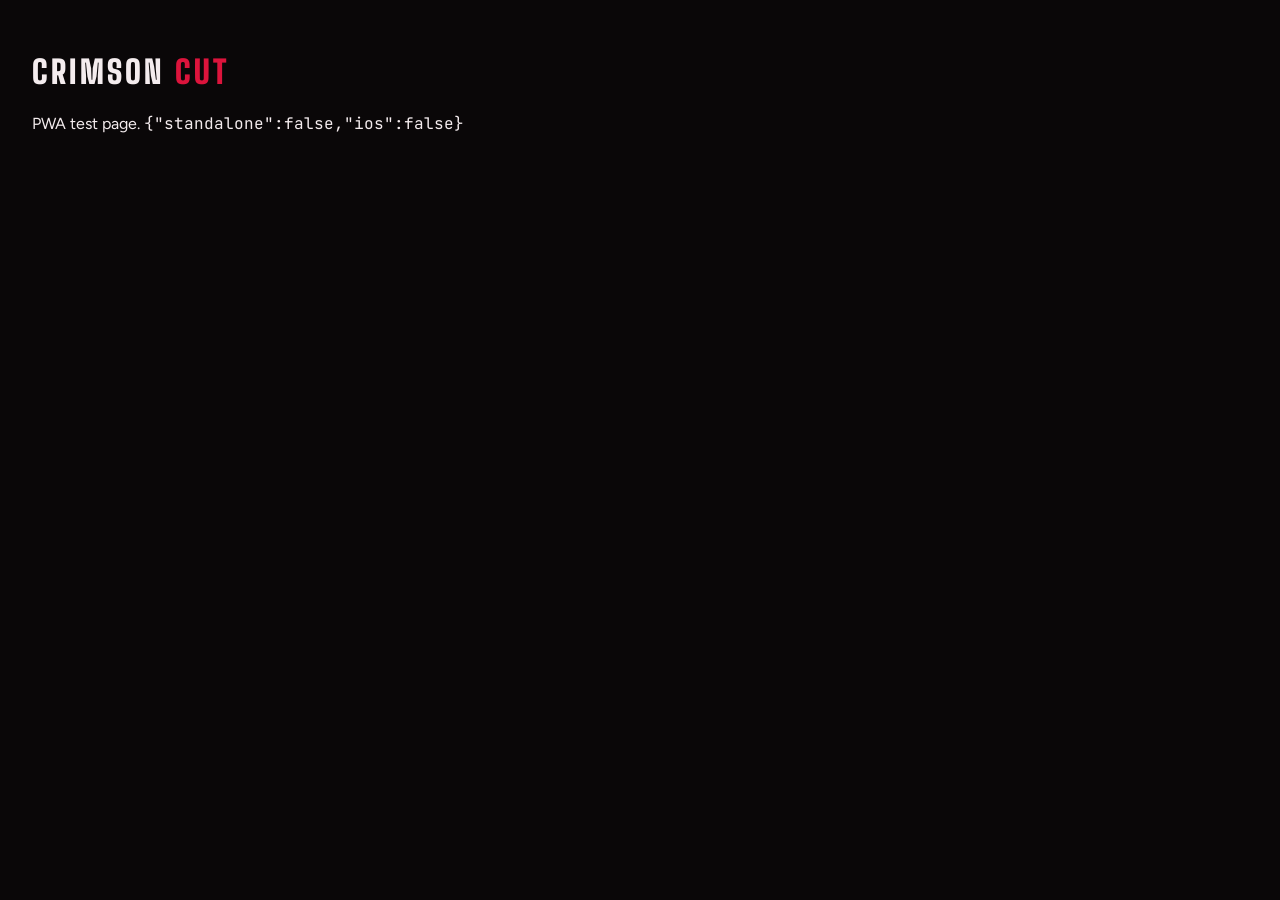
<file: dev/pwa-test.html>
<!doctype html>
<html lang="en"><head>
<!-- Clean Cut: PWA <head> tags. Paste at the top of <head> in index.html.
     All paths are relative (works at a domain root and under /finance-splitter/). -->
<meta charset="utf-8">
<meta name="viewport" content="width=device-width, initial-scale=1, viewport-fit=cover, maximum-scale=1, user-scalable=no">
<title>Clean Cut</title>
<meta name="description" content="Split every paycheck into bills, savings and spending in one animated cut.">
<meta name="theme-color" content="#0A0708">
<meta name="color-scheme" content="dark">
<meta name="apple-mobile-web-app-capable" content="yes">
<meta name="mobile-web-app-capable" content="yes">
<meta name="apple-mobile-web-app-status-bar-style" content="black-translucent">
<meta name="apple-mobile-web-app-title" content="Clean Cut">
<meta name="application-name" content="Clean Cut">
<meta name="format-detection" content="telephone=no">

<link rel="manifest" href="../manifest.webmanifest">
<link rel="icon" href="../icons/favicon.svg" type="image/svg+xml">
<link rel="icon" href="../icons/favicon-32.png" type="image/png" sizes="32x32">
<link rel="apple-touch-icon" href="../icons/apple-touch-icon.png" sizes="180x180">

<!-- iOS launch screens (portrait) -->
<!-- iPhone 16 Pro Max / 17 Pro Max -->
<link rel="apple-touch-startup-image" href="../icons/splash-1320x2868.png" media="(device-width: 440px) and (device-height: 956px) and (-webkit-device-pixel-ratio: 3) and (orientation: portrait)">
<!-- iPhone 16 Pro / 17 / 17 Pro -->
<link rel="apple-touch-startup-image" href="../icons/splash-1206x2622.png" media="(device-width: 402px) and (device-height: 874px) and (-webkit-device-pixel-ratio: 3) and (orientation: portrait)">
<!-- iPhone 14 Pro Max / 15 Plus / 15 Pro Max / 16 Plus -->
<link rel="apple-touch-startup-image" href="../icons/splash-1290x2796.png" media="(device-width: 430px) and (device-height: 932px) and (-webkit-device-pixel-ratio: 3) and (orientation: portrait)">
<!-- iPhone 14 Pro / 15 / 15 Pro / 16 -->
<link rel="apple-touch-startup-image" href="../icons/splash-1179x2556.png" media="(device-width: 393px) and (device-height: 852px) and (-webkit-device-pixel-ratio: 3) and (orientation: portrait)">
<!-- iPhone 12-13 Pro Max / 14 Plus -->
<link rel="apple-touch-startup-image" href="../icons/splash-1284x2778.png" media="(device-width: 428px) and (device-height: 926px) and (-webkit-device-pixel-ratio: 3) and (orientation: portrait)">
<!-- iPhone 12 / 13 / 14 / 12-13 Pro -->
<link rel="apple-touch-startup-image" href="../icons/splash-1170x2532.png" media="(device-width: 390px) and (device-height: 844px) and (-webkit-device-pixel-ratio: 3) and (orientation: portrait)">
<!-- iPhone XS Max / 11 Pro Max -->
<link rel="apple-touch-startup-image" href="../icons/splash-1242x2688.png" media="(device-width: 414px) and (device-height: 896px) and (-webkit-device-pixel-ratio: 3) and (orientation: portrait)">
<!-- iPhone X / XS / 11 Pro / 12-13 mini -->
<link rel="apple-touch-startup-image" href="../icons/splash-1125x2436.png" media="(device-width: 375px) and (device-height: 812px) and (-webkit-device-pixel-ratio: 3) and (orientation: portrait)">
<!-- iPhone XR / 11 -->
<link rel="apple-touch-startup-image" href="../icons/splash-828x1792.png" media="(device-width: 414px) and (device-height: 896px) and (-webkit-device-pixel-ratio: 2) and (orientation: portrait)">
<!-- iPhone SE (2nd/3rd gen) / 8 -->
<link rel="apple-touch-startup-image" href="../icons/splash-750x1334.png" media="(device-width: 375px) and (device-height: 667px) and (-webkit-device-pixel-ratio: 2) and (orientation: portrait)">

<link rel="preload" href="../fonts/big-shoulders-display-latin.woff2" as="font" type="font/woff2" crossorigin>
<link rel="preload" href="../fonts/figtree-latin.woff2" as="font" type="font/woff2" crossorigin>
<link rel="stylesheet" href="../css/fonts.css">

<style>body{background:#0A0708;color:#F4ECEE;font-family:Figtree,sans-serif;padding:24px} h1{font-family:'Big Shoulders Display';font-weight:900;letter-spacing:.1em} code{font-family:'JetBrains Mono'}</style>
</head><body>
<h1>CRIMSON <span style="color:#DC143C">CUT</span></h1>
<p>PWA test page. <code id="s">...</code></p>
<script type="module">
import { registerSW, isStandalone, isIOS, requestPersistentStorage } from '../js/pwa.js';
window.__pwa = { updateReady: false };
registerSW(() => { window.__pwa.updateReady = true; });
requestPersistentStorage().then(v => { window.__pwa.persist = v; });
document.getElementById('s').textContent = JSON.stringify({ standalone: isStandalone(), ios: isIOS() });
</script>
</body></html>
</file>
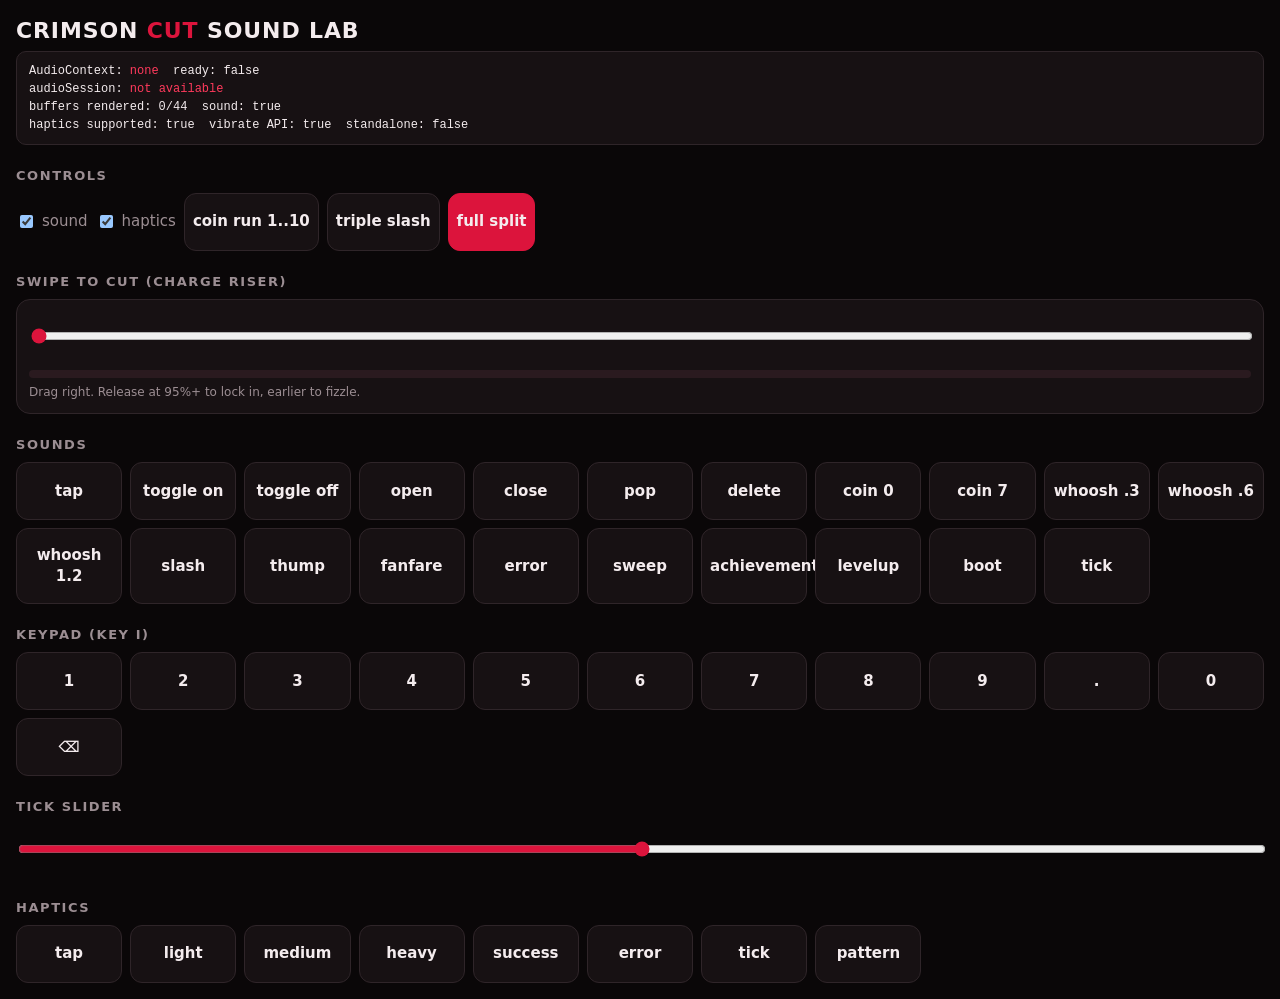
<file: dev/sound.html>
<!doctype html>
<html lang="en">
<head>
<meta charset="utf-8">
<meta name="viewport" content="width=device-width,initial-scale=1,viewport-fit=cover">
<meta name="apple-mobile-web-app-capable" content="yes">
<title>Sound Lab</title>
<style>
:root{color-scheme:dark;--bg:#0A0708;--panel:#171113;--line:#2F2529;--text:#F4ECEE;--muted:#9C8E93;--crimson:#DC143C;--hi:#FF3A5C}
*{box-sizing:border-box}
body{margin:0;background:var(--bg);color:var(--text);font:15px/1.4 ui-sans-serif,system-ui,-apple-system,sans-serif;padding:16px;padding-top:max(16px,env(safe-area-inset-top));-webkit-tap-highlight-color:transparent}
h1{font-size:22px;margin:0 0 4px;letter-spacing:.04em;text-transform:uppercase}
h1 b{color:var(--crimson)}
h2{font-size:13px;color:var(--muted);text-transform:uppercase;letter-spacing:.12em;margin:22px 0 8px}
#status{font:12px/1.5 ui-monospace,Menlo,monospace;background:var(--panel);border:1px solid var(--line);border-radius:10px;padding:10px 12px;white-space:pre-wrap;word-break:break-word}
#status .ok{color:#6fdc8c}#status .bad{color:var(--hi)}
.grid{display:grid;grid-template-columns:repeat(auto-fill,minmax(104px,1fr));gap:8px}
button{font:inherit;color:var(--text);background:var(--panel);border:1px solid var(--line);border-radius:12px;padding:16px 8px;min-height:58px;font-weight:600;cursor:pointer;touch-action:manipulation;transition:transform .08s,border-color .15s,background .15s}
button:active{transform:scale(.96);border-color:var(--crimson);background:#2a1016}
button.big{background:var(--crimson);border-color:var(--crimson)}
.row{display:flex;gap:8px;flex-wrap:wrap;align-items:center}
.row label{display:flex;gap:6px;align-items:center;color:var(--muted)}
input[type=range]{width:100%;accent-color:var(--crimson);height:44px}
.charge{background:var(--panel);border:1px solid var(--line);border-radius:14px;padding:12px}
.meter{height:8px;border-radius:4px;background:#2a1a1f;overflow:hidden;margin-top:6px}
.meter i{display:block;height:100%;width:0;background:linear-gradient(90deg,#6B0A1E,var(--crimson),var(--hi))}
</style>
</head>
<body>
<h1>Crimson <b>Cut</b> sound lab</h1>
<div id="status">tap anywhere to unlock audio</div>

<h2>Controls</h2>
<div class="row">
  <label><input type="checkbox" id="snd" checked> sound</label>
  <label><input type="checkbox" id="hap" checked> haptics</label>
  <button id="seq">coin run 1..10</button>
  <button id="cuts">triple slash</button>
  <button id="finale" class="big">full split</button>
</div>

<h2>Swipe to cut (charge riser)</h2>
<div class="charge">
  <input type="range" id="charge" min="0" max="100" value="0">
  <div class="meter"><i id="meter"></i></div>
  <div style="color:var(--muted);font-size:12px;margin-top:6px">Drag right. Release at 95%+ to lock in, earlier to fizzle.</div>
</div>

<h2>Sounds</h2>
<div class="grid" id="sounds"></div>

<h2>Keypad (key i)</h2>
<div class="grid" id="keys"></div>

<h2>Tick slider</h2>
<input type="range" id="tick" min="0" max="100" value="50">

<h2>Haptics</h2>
<div class="grid" id="haptics"></div>

<script type="module">
import { Sound } from '../js/audio.js';
import { Haptics } from '../js/haptics.js';
Sound.install();
Haptics.install();
window.Sound = Sound; window.Haptics = Haptics;

const $ = (s) => document.querySelector(s);
const mk = (parent, text, fn, cls) => {
  const b = document.createElement('button');
  b.textContent = text; if (cls) b.className = cls;
  b.addEventListener('click', fn);
  parent.appendChild(b); return b;
};

const SOUNDS = [
  ['tap'], ['toggle', { on: true }, 'toggle on'], ['toggle', { on: false }, 'toggle off'], ['open'], ['close'],
  ['pop'], ['delete'], ['coin', { i: 0 }, 'coin 0'], ['coin', { i: 7 }, 'coin 7'], ['whoosh', { dur: 0.3 }, 'whoosh .3'],
  ['whoosh', { dur: 0.6 }, 'whoosh .6'], ['whoosh', { dur: 1.2 }, 'whoosh 1.2'], ['slash', { i: 0 }, 'slash'],
  ['thump'], ['fanfare'], ['error'], ['sweep'], ['achievement'], ['levelup'], ['boot'], ['tick', { v: 0.5 }, 'tick'],
];
SOUNDS.forEach(([n, o, label]) => mk($('#sounds'), label || n, () => Sound.play(n, o || {})));
['1','2','3','4','5','6','7','8','9','.','0','⌫'].forEach((k, i) => mk($('#keys'), k, () => { Sound.play('key', { i }); Haptics.tap(); }));
['tap','light','medium','heavy','success','error','tick'].forEach((h) => mk($('#haptics'), h, () => Haptics[h]()));
mk($('#haptics'), 'pattern', () => Haptics.pattern([20, 60, 20, 60, 80]));

$('#snd').addEventListener('change', (e) => { Sound.enabled = e.target.checked; });
$('#hap').addEventListener('change', (e) => { Haptics.enabled = e.target.checked; });
$('#seq').addEventListener('click', () => { for (let i = 0; i < 10; i++) setTimeout(() => { Sound.play('coin', { i }); Haptics.tick(); }, i * 90); });
$('#cuts').addEventListener('click', () => { for (let i = 0; i < 3; i++) setTimeout(() => { Sound.play('slash', { i }); Haptics.heavy(); }, i * 140); });
$('#finale').addEventListener('click', () => {
  Sound.play('whoosh', { dur: 0.35 });
  setTimeout(() => { Sound.play('slash', { i: 0 }); Sound.play('thump'); Haptics.heavy(); }, 300);
  for (let i = 0; i < 5; i++) setTimeout(() => { Sound.play('coin', { i }); Haptics.tick(); }, 600 + i * 110);
  setTimeout(() => { Sound.play('fanfare'); Haptics.success(); }, 1250);
});

const tick = $('#tick');
tick.addEventListener('input', () => { const v = tick.value / 100; Sound.play('tick', { v }); Haptics.tick(); });

const ch = $('#charge'), meter = $('#meter');
let charging = false;
const begin = () => { if (!charging) { charging = true; Sound.startCharge(); } };
ch.addEventListener('pointerdown', begin);
ch.addEventListener('input', () => { begin(); const v = ch.value / 100; Sound.setCharge(v); meter.style.width = ch.value + '%'; if (ch.value % 10 === 0) Haptics.tick(); });
const end = () => {
  if (!charging) return; charging = false;
  const ok = ch.value >= 95;
  Sound.stopCharge(ok);
  ok ? Haptics.success() : Haptics.light();
  ch.value = 0; meter.style.width = '0';
};
ch.addEventListener('change', end);
ch.addEventListener('pointerup', end);
ch.addEventListener('touchend', end);

const status = $('#status');
setInterval(() => {
  const as = navigator.audioSession;
  const st = Sound.state;
  status.innerHTML =
    `AudioContext: <span class="${st === 'running' ? 'ok' : 'bad'}">${st}</span>  ready: ${Sound.ready}\n` +
    `audioSession: ${as ? `<span class="ok">yes (type=${as.type})</span>` : '<span class="bad">not available</span>'}\n` +
    `buffers rendered: ${Sound.rendered}/${Sound.designs.length}  sound: ${Sound.enabled}\n` +
    `haptics supported: ${Haptics.supported}  vibrate API: ${typeof navigator.vibrate === 'function'}  standalone: ${!!(navigator.standalone || matchMedia('(display-mode: standalone)').matches)}`;
}, 250);
</script>
</body>
</html>
</file>
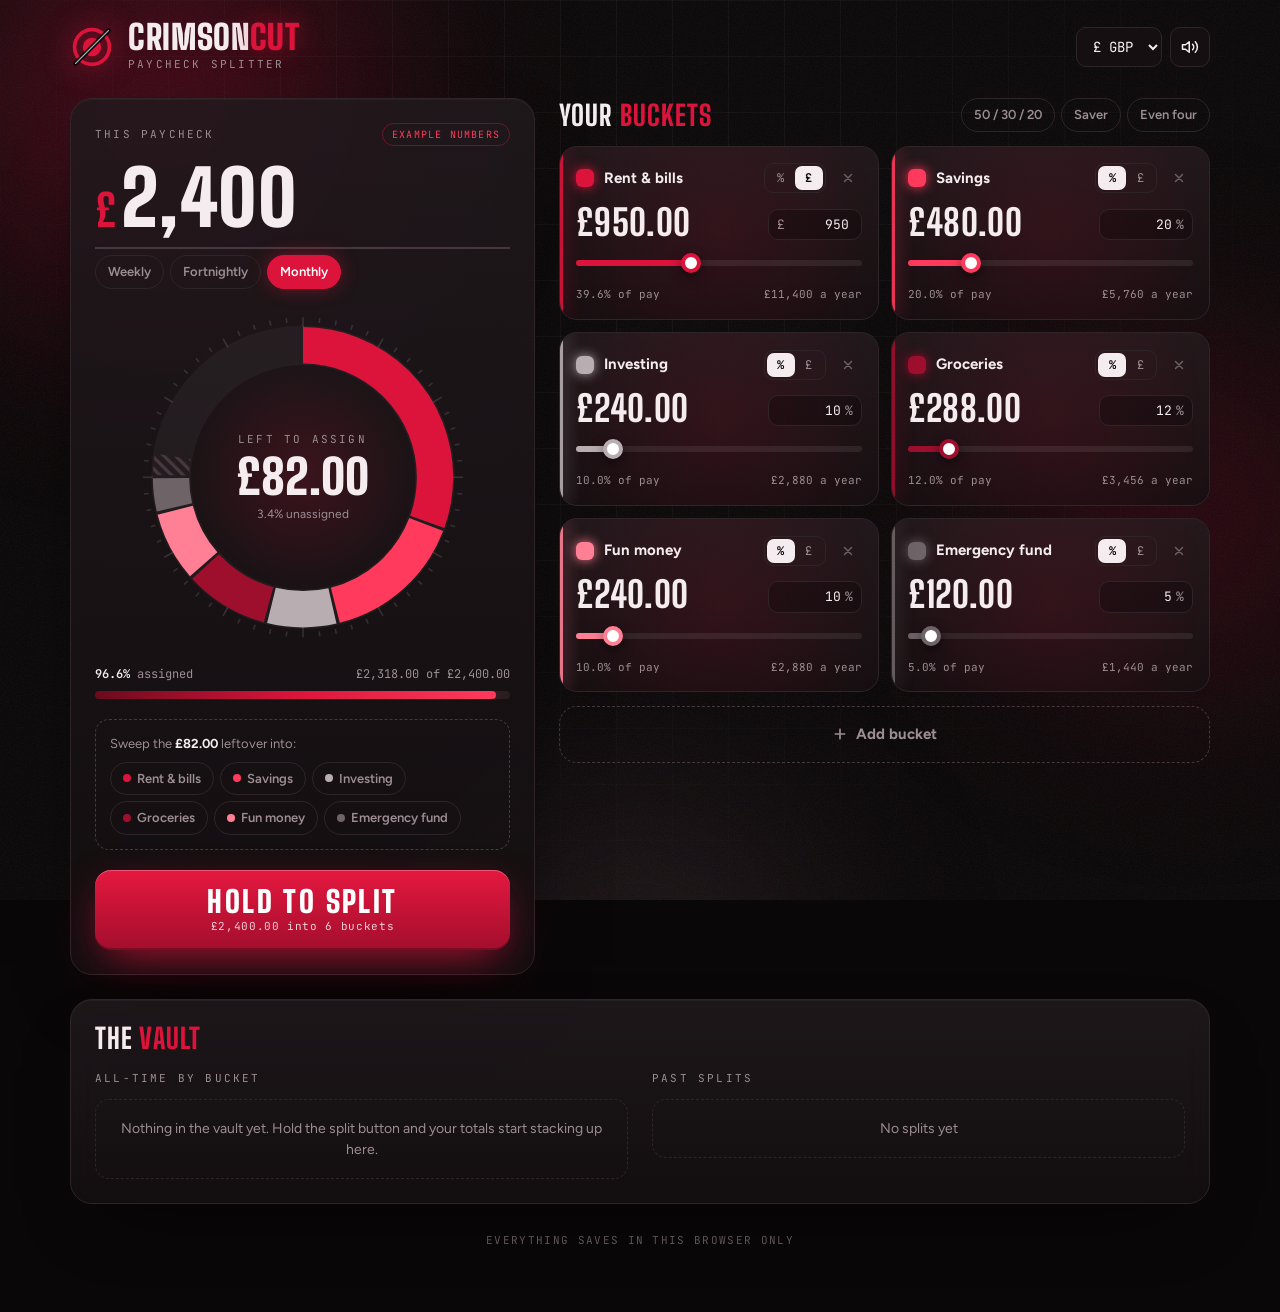
<file: dev/v1.html>
<!doctype html>
<html lang="en">
<head>
<meta charset="utf-8">
<meta name="viewport" content="width=device-width,initial-scale=1,viewport-fit=cover">
<title>Crimson Cut</title>
<link rel="preconnect" href="https://fonts.googleapis.com">
<link rel="preconnect" href="https://fonts.gstatic.com" crossorigin>
<link rel="stylesheet" href="https://fonts.googleapis.com/css2?family=Big+Shoulders+Display:wght@600;800;900&family=Figtree:wght@400;500;600;700&family=JetBrains+Mono:wght@400;600&display=swap">
<style>
:root{
  color-scheme:dark;
  --black:#0A0708;
  --ink:#110C0E;
  --panel:#171113;
  --panel-2:#211A1D;
  --line:#2F2529;
  --line-2:#46383E;
  --text:#F4ECEE;
  --muted:#9C8E93;
  --dim:#6B5F64;
  --crimson:#DC143C;
  --crimson-hi:#FF3A5C;
  --crimson-deep:#6B0A1E;
  --display:"Big Shoulders Display","Oswald","Arial Narrow",Impact,sans-serif;
  --body:"Figtree",ui-sans-serif,system-ui,-apple-system,"Segoe UI",sans-serif;
  --mono:"JetBrains Mono",ui-monospace,"SF Mono",Menlo,Consolas,monospace;
  --ease-out:cubic-bezier(.16,1,.3,1);
  --spring:cubic-bezier(.34,1.56,.64,1);
}
*{box-sizing:border-box}
html{background:var(--black)}
body{margin:0;min-height:100%;background:var(--black);color:var(--text);font-family:var(--body);font-size:15px;line-height:1.5;overflow-x:hidden;-webkit-font-smoothing:antialiased}
button,input,select{font:inherit;color:inherit}
button{cursor:pointer}
:focus-visible{outline:2px solid var(--crimson-hi);outline-offset:2px}
[hidden]{display:none!important}
.sr{position:absolute;width:1px;height:1px;overflow:hidden;clip:rect(0 0 0 0);white-space:nowrap}
.tab{font-variant-numeric:tabular-nums}

/* ---------- atmosphere ---------- */
.bg{position:fixed;inset:0;z-index:0;pointer-events:none;overflow:hidden}
.blob{position:absolute;border-radius:50%;filter:blur(80px);opacity:.55;will-change:transform}
.b1{width:55vmax;height:55vmax;left:-15vmax;top:-20vmax;background:radial-gradient(circle,#8E0B28 0%,transparent 65%);animation:drift1 26s ease-in-out infinite alternate}
.b2{width:45vmax;height:45vmax;right:-15vmax;top:25vh;background:radial-gradient(circle,#5A0818 0%,transparent 65%);animation:drift2 32s ease-in-out infinite alternate}
.b3{width:40vmax;height:40vmax;left:30vw;bottom:-25vmax;background:radial-gradient(circle,#3A2A30 0%,transparent 70%);animation:drift3 22s ease-in-out infinite alternate}
@keyframes drift1{to{transform:translate(12vw,10vh) scale(1.15)}}
@keyframes drift2{to{transform:translate(-14vw,-8vh) scale(.9)}}
@keyframes drift3{to{transform:translate(-10vw,-12vh) scale(1.2)}}
.grid-lines{position:absolute;inset:0;background-image:linear-gradient(rgba(255,255,255,.035) 1px,transparent 1px),linear-gradient(90deg,rgba(255,255,255,.035) 1px,transparent 1px);background-size:56px 56px;-webkit-mask-image:radial-gradient(ellipse at 50% 20%,#000 20%,transparent 75%);mask-image:radial-gradient(ellipse at 50% 20%,#000 20%,transparent 75%)}
.grain{position:absolute;inset:-50%;opacity:.07;background-image:url("data:image/svg+xml,%3Csvg xmlns='http://www.w3.org/2000/svg' width='160' height='160'%3E%3Cfilter id='n'%3E%3CfeTurbulence type='fractalNoise' baseFrequency='.9' numOctaves='3' stitchTiles='stitch'/%3E%3C/filter%3E%3Crect width='100%25' height='100%25' filter='url(%23n)'/%3E%3C/svg%3E");animation:grain 1.2s steps(6) infinite}
@keyframes grain{0%{transform:translate(0,0)}20%{transform:translate(-3%,2%)}40%{transform:translate(2%,-4%)}60%{transform:translate(-4%,-1%)}80%{transform:translate(3%,3%)}100%{transform:translate(0,0)}}
#fx{position:fixed;inset:0;width:100%;height:100%;z-index:40;pointer-events:none}

/* ---------- layout ---------- */
.wrap{position:relative;z-index:1;max-width:1220px;margin:0 auto;padding-inline:clamp(16px,4vw,40px);padding-block:22px 64px}
.wrap.quake{animation:quake .45s cubic-bezier(.36,.07,.19,.97)}
@keyframes quake{10%,90%{transform:translate(-1px,1px)}20%,80%{transform:translate(3px,-2px)}30%,50%,70%{transform:translate(-5px,2px)}40%,60%{transform:translate(5px,-1px)}}
.top{display:flex;align-items:center;justify-content:space-between;gap:16px;margin-bottom:26px}
.brand{display:flex;align-items:center;gap:14px}
.brand svg{width:44px;height:44px;flex:none;filter:drop-shadow(0 0 14px rgba(220,20,60,.55))}
.brand .slash{animation:slash 5s var(--ease-out) infinite}
@keyframes slash{0%,70%{stroke-dashoffset:0}78%{stroke-dashoffset:60}86%,100%{stroke-dashoffset:0}}
.brand h1{margin:0;font-family:var(--display);font-weight:900;font-size:34px;line-height:.9;letter-spacing:.02em;text-transform:uppercase}
.brand h1 span{color:var(--crimson);text-shadow:0 0 24px rgba(220,20,60,.6)}
.brand p{margin:3px 0 0;font-family:var(--mono);font-size:11px;letter-spacing:.2em;text-transform:uppercase;color:var(--muted)}
.top-ctl{display:flex;gap:8px;align-items:center}
.sel select,.icon-btn{height:40px;border-radius:10px;border:1px solid var(--line);background:rgba(23,17,19,.8);backdrop-filter:blur(8px)}
.sel select{padding:0 12px;font-family:var(--mono);font-size:14px;cursor:pointer}
.icon-btn{width:40px;display:grid;place-items:center;transition:border-color .2s,background .2s,transform .2s var(--spring)}
.icon-btn:hover{border-color:var(--crimson);transform:translateY(-1px)}
.icon-btn:active{transform:scale(.92)}
.icon-btn svg{width:18px;height:18px}
.icon-btn[aria-pressed="false"] .on,.icon-btn[aria-pressed="true"] .off{display:none}

.main{display:grid;grid-template-columns:minmax(0,5fr) minmax(0,7fr);gap:24px;align-items:start}
.panel{background:linear-gradient(180deg,rgba(33,26,29,.85),rgba(20,15,17,.85));border:1px solid var(--line);border-radius:22px;backdrop-filter:blur(14px);box-shadow:0 30px 80px -40px #000,inset 0 1px 0 rgba(255,255,255,.04)}
.left{position:sticky;top:calc(env(safe-area-inset-top,0px) + 16px);padding:24px;display:flex;flex-direction:column;gap:20px}
.eyebrow{font-family:var(--mono);font-size:11px;letter-spacing:.2em;text-transform:uppercase;color:var(--muted)}

/* rise-in on load */
.rise{animation:rise .8s var(--ease-out) backwards}
@keyframes rise{from{opacity:0;transform:translateY(18px)}}

/* ---------- paycheck ---------- */
.pay{display:flex;flex-direction:column;gap:6px}
.pay-row{display:flex;align-items:center;justify-content:space-between;gap:10px}
.example{font-family:var(--mono);font-size:10px;letter-spacing:.12em;text-transform:uppercase;color:var(--crimson-hi);border:1px solid rgba(220,20,60,.4);border-radius:99px;padding:3px 9px}
.pay-input{display:flex;align-items:baseline;gap:4px;border-bottom:2px solid var(--line-2);padding-bottom:4px;transition:border-color .25s}
.pay-input:focus-within{border-color:var(--crimson)}
.pay-input span{font-family:var(--display);font-weight:800;font-size:44px;color:var(--crimson)}
.pay-input input{width:100%;min-width:0;background:none;border:0;outline:0;font-family:var(--display);font-weight:900;font-size:clamp(54px,7vw,76px);line-height:1;letter-spacing:.01em;padding:0;caret-color:var(--crimson)}
.pay-input.bump input{animation:bump .3s var(--spring)}
@keyframes bump{40%{transform:scale(1.03);text-shadow:0 0 30px rgba(220,20,60,.6)}}
.pay-input.nope{animation:nope .4s}
@keyframes nope{20%,60%{transform:translateX(-8px)}40%,80%{transform:translateX(8px)}}
.chips{display:flex;flex-wrap:wrap;gap:6px}
.chip{border:1px solid var(--line);background:transparent;border-radius:99px;padding:6px 12px;font-size:13px;font-weight:600;color:var(--muted);transition:all .2s var(--ease-out)}
.chip:hover{color:var(--text);border-color:var(--line-2)}
.chip[aria-pressed="true"]{background:var(--crimson);border-color:var(--crimson);color:#fff;box-shadow:0 0 20px -4px rgba(220,20,60,.7)}
.chip:active{transform:scale(.94)}

/* ---------- donut ---------- */
.donut-wrap{position:relative;width:min(100%,330px);aspect-ratio:1;max-width:100%;margin:0 auto}
.donut-wrap::before{content:"";position:absolute;inset:14%;border-radius:50%;background:radial-gradient(circle,rgba(220,20,60,.18),transparent 70%);animation:breathe 4s ease-in-out infinite}
@keyframes breathe{50%{transform:scale(1.12);opacity:.6}}
#donut{position:relative;width:100%;height:100%;transform:rotate(-90deg);overflow:visible}
#donut .track{fill:none;stroke:rgba(255,255,255,.04);stroke-width:24}
#donut .seg{fill:none;stroke-width:22;transition:stroke-width .25s var(--spring),filter .25s;cursor:pointer}
#donut .seg.hl{stroke-width:30;filter:drop-shadow(0 0 8px currentColor)}
#donut .ticks line{stroke:rgba(255,255,255,.12);stroke-width:1}
body.over #donut .track{stroke:rgba(255,58,92,.25);animation:alarm 1s ease-in-out infinite}
@keyframes alarm{50%{stroke:rgba(255,58,92,.05)}}
.donut-center{position:absolute;inset:0;display:flex;flex-direction:column;align-items:center;justify-content:center;text-align:center;pointer-events:none;padding:22%}
.donut-center strong{font-family:var(--display);font-weight:900;font-size:clamp(34px,4.6vw,48px);line-height:1;margin:6px 0 4px;transition:color .3s}
.donut-center small{font-size:12px;color:var(--muted)}
body.over .donut-center strong{color:var(--crimson-hi);text-shadow:0 0 24px rgba(255,58,92,.6)}
body.done .donut-center strong{text-shadow:0 0 30px rgba(255,255,255,.35)}

.meter{display:flex;flex-direction:column;gap:8px}
.meter-top{display:flex;justify-content:space-between;font-family:var(--mono);font-size:12px;color:var(--muted)}
.meter-top b{color:var(--text);font-weight:600}
.bar{height:8px;border-radius:99px;background:rgba(255,255,255,.06);overflow:hidden;position:relative}
.bar i{position:absolute;inset:0 auto 0 0;width:0;border-radius:inherit;background:linear-gradient(90deg,var(--crimson-deep),var(--crimson),var(--crimson-hi));transition:width .6s var(--ease-out);box-shadow:0 0 16px rgba(220,20,60,.6)}
.bar i::after{content:"";position:absolute;inset:0;background:linear-gradient(90deg,transparent,rgba(255,255,255,.35),transparent);animation:sheen 2.4s linear infinite;transform:translateX(-100%)}
@keyframes sheen{to{transform:translateX(100%)}}
body.over .bar i{background:var(--crimson-hi);animation:alarmbar .8s ease-in-out infinite}
@keyframes alarmbar{50%{opacity:.5}}

.sweep{display:flex;flex-direction:column;gap:8px;padding:14px;border:1px dashed var(--line-2);border-radius:14px;animation:rise .5s var(--ease-out)}
.sweep p{margin:0;font-size:13px;color:var(--muted)}
.sweep p b{color:var(--text)}
.sweep .chip{display:inline-flex;align-items:center;gap:6px}
.sweep .chip i{width:8px;height:8px;border-radius:50%;background:var(--c)}

/* ---------- split button ---------- */
.split{position:relative;overflow:hidden;width:100%;border:0;border-radius:16px;padding:16px 20px;background:linear-gradient(180deg,#E5183F,#A30E2D);color:#fff;display:flex;flex-direction:column;align-items:center;gap:2px;box-shadow:0 14px 44px -12px rgba(220,20,60,.85),inset 0 1px 0 rgba(255,255,255,.28),inset 0 -2px 0 rgba(0,0,0,.25);transition:transform .2s var(--spring),box-shadow .2s,filter .2s;touch-action:none;-webkit-user-select:none;user-select:none;-webkit-touch-callout:none}
.split::before{content:"";position:absolute;inset:0;background:linear-gradient(110deg,transparent 35%,rgba(255,255,255,.28) 50%,transparent 65%);transform:translateX(-120%);animation:shine 3.2s ease-in-out infinite}
@keyframes shine{60%,100%{transform:translateX(120%)}}
.split .charge{position:absolute;inset:0;background:linear-gradient(90deg,rgba(255,255,255,.1),rgba(255,255,255,.35));transform-origin:left;transform:scaleX(var(--charge,0))}
.split .lbl{position:relative;font-family:var(--display);font-weight:900;font-size:30px;letter-spacing:.08em;text-transform:uppercase;line-height:1}
.split .sub{position:relative;font-family:var(--mono);font-size:11px;letter-spacing:.06em;opacity:.8}
.split:hover{filter:brightness(1.08);transform:translateY(-2px)}
.split.charging{transform:scale(.97)}
.split.hot{animation:jitter .08s linear infinite}
@keyframes jitter{25%{transform:scale(.97) translate(1px,-1px)}50%{transform:scale(.97) translate(-1px,1px)}75%{transform:scale(.97) translate(1px,1px)}}
.split.nudge{animation:nope .4s}
body.over .split,body.nopay .split{background:var(--panel-2);color:var(--muted);box-shadow:inset 0 0 0 1px var(--line)}
body.over .split::before,body.nopay .split::before{display:none}

/* ---------- buckets ---------- */
.right{display:flex;flex-direction:column;gap:14px}
.sec-head{display:flex;align-items:center;justify-content:space-between;gap:12px;flex-wrap:wrap}
.sec-head h2{margin:0;font-family:var(--display);font-weight:800;font-size:28px;text-transform:uppercase;letter-spacing:.04em;line-height:1}
.sec-head h2 em{font-style:normal;color:var(--crimson)}
.buckets{display:grid;grid-template-columns:repeat(2,minmax(0,1fr));gap:12px}
.bucket{--mx:50%;--my:50%;position:relative;overflow:hidden;padding:16px;border-radius:18px;border:1px solid var(--line);background:radial-gradient(420px circle at var(--mx) var(--my),rgba(220,20,60,.13),transparent 45%),linear-gradient(180deg,rgba(33,26,29,.9),rgba(20,15,17,.9));display:flex;flex-direction:column;gap:12px;transition:transform .35s var(--ease-out),border-color .25s,box-shadow .25s;transform-style:preserve-3d}
.bucket::before{content:"";position:absolute;left:0;top:0;bottom:0;width:3px;background:var(--c);box-shadow:0 0 18px var(--c);opacity:.9}
.bucket:hover,.bucket.hl{border-color:var(--line-2);box-shadow:0 20px 50px -24px rgba(220,20,60,.5)}
.bucket.enter{animation:cardIn .6s var(--ease-out) backwards}
@keyframes cardIn{from{opacity:0;transform:translateY(22px) scale(.96)}}
.bucket.leaving{animation:cardOut .32s ease-in forwards;pointer-events:none}
@keyframes cardOut{to{opacity:0;transform:scale(.85) rotate(-2deg);filter:blur(4px)}}
.bucket.zero{opacity:.62}
.b-top{display:flex;align-items:center;gap:8px}
.swatch{width:18px;height:18px;flex:none;border-radius:6px;border:0;background:var(--c);box-shadow:0 0 12px var(--c);transition:transform .25s var(--spring)}
.swatch:hover{transform:rotate(45deg) scale(1.1)}
.b-name{flex:1;min-width:0;background:none;border:0;outline:0;font-weight:700;font-size:15px;padding:4px 2px;border-bottom:1px solid transparent;transition:border-color .2s}
.b-name:focus{border-color:var(--crimson)}
.mode{display:flex;border:1px solid var(--line);border-radius:9px;padding:2px;flex:none}
.mode button{border:0;background:none;width:28px;height:24px;border-radius:7px;font-family:var(--mono);font-size:12px;color:var(--muted);transition:all .2s}
.mode button[aria-pressed="true"]{background:var(--text);color:var(--black);font-weight:600}
.del{flex:none;width:28px;height:28px;border:0;border-radius:8px;background:none;color:var(--dim);display:grid;place-items:center;transition:all .2s}
.del:hover{color:var(--crimson-hi);background:rgba(220,20,60,.12);transform:rotate(90deg)}
.del svg{width:14px;height:14px}
.b-mid{display:flex;align-items:flex-end;justify-content:space-between;gap:10px}
.b-amt{font-family:var(--display);font-weight:800;font-size:36px;line-height:.95;letter-spacing:.01em;white-space:nowrap;overflow:hidden;text-overflow:ellipsis;min-width:0}
.b-val{display:flex;align-items:center;gap:2px;border:1px solid var(--line);border-radius:10px;padding:4px 8px;background:rgba(0,0,0,.25);font-family:var(--mono);font-size:13px;flex:none;transition:border-color .2s}
.b-val:focus-within{border-color:var(--crimson)}
.b-val input{width:64px;background:none;border:0;outline:0;text-align:right;font-family:var(--mono);font-size:13px;-moz-appearance:textfield}
.b-val input::-webkit-inner-spin-button{-webkit-appearance:none}
.b-val span{color:var(--muted)}
.b-foot{display:flex;justify-content:space-between;gap:8px;font-family:var(--mono);font-size:11px;color:var(--muted)}
.b-fill{position:absolute;inset:auto 0 0 0;height:0;background:linear-gradient(0deg,var(--c),transparent);opacity:0;pointer-events:none;mix-blend-mode:screen}
.bucket.hit{animation:hit .7s var(--spring)}
.bucket.hit .b-fill{animation:fill 1.1s var(--ease-out)}
.bucket.hit .b-amt{animation:amtPop .7s var(--spring)}
@keyframes hit{30%{transform:scale(1.035);border-color:var(--c);box-shadow:0 0 0 1px var(--c),0 0 50px -6px var(--c)}}
@keyframes fill{0%{height:0;opacity:.0}25%{height:100%;opacity:.35}100%{height:100%;opacity:0}}
@keyframes amtPop{30%{transform:scale(1.12);text-shadow:0 0 22px var(--c)}}

/* custom range */
input[type=range]{-webkit-appearance:none;appearance:none;width:100%;height:22px;background:transparent;cursor:pointer;margin:0}
input[type=range]::-webkit-slider-runnable-track{height:6px;border-radius:99px;background:linear-gradient(90deg,var(--c) 0,var(--c) var(--p,0%),rgba(255,255,255,.08) var(--p,0%))}
input[type=range]::-moz-range-track{height:6px;border-radius:99px;background:rgba(255,255,255,.08)}
input[type=range]::-moz-range-progress{height:6px;border-radius:99px;background:var(--c)}
input[type=range]::-webkit-slider-thumb{-webkit-appearance:none;width:20px;height:20px;margin-top:-7px;border-radius:50%;background:#fff;border:4px solid var(--c);box-shadow:0 0 0 0 var(--c),0 4px 12px rgba(0,0,0,.5);transition:transform .2s var(--spring),box-shadow .2s}
input[type=range]::-moz-range-thumb{width:14px;height:14px;border-radius:50%;background:#fff;border:4px solid var(--c);box-shadow:0 4px 12px rgba(0,0,0,.5)}
input[type=range]:hover::-webkit-slider-thumb{transform:scale(1.15)}
input[type=range]:active::-webkit-slider-thumb{transform:scale(1.3);box-shadow:0 0 0 8px rgba(220,20,60,.18),0 0 20px var(--c)}

.add{border:1.5px dashed var(--line-2);background:transparent;border-radius:18px;padding:16px;font-weight:700;color:var(--muted);display:flex;align-items:center;justify-content:center;gap:8px;transition:all .25s var(--ease-out)}
.add:hover{border-color:var(--crimson);color:var(--text);background:rgba(220,20,60,.06);transform:translateY(-2px)}
.add:active{transform:scale(.98)}
.add svg{width:16px;height:16px;transition:transform .3s var(--spring)}
.add:hover svg{transform:rotate(90deg)}

/* ---------- vault ---------- */
.vault{margin-top:24px;padding:24px;display:flex;flex-direction:column;gap:18px}
.vault-meta{font-family:var(--mono);font-size:12px;color:var(--muted)}
.vault-meta b{color:var(--text);font-weight:600}
.ghost{border:1px solid var(--line);background:none;border-radius:10px;padding:8px 12px;font-size:13px;font-weight:600;color:var(--muted);transition:all .2s}
.ghost:hover{color:var(--text);border-color:var(--line-2)}
.ghost.armed{color:#fff;background:var(--crimson);border-color:var(--crimson)}
.vault-grid{display:grid;grid-template-columns:minmax(0,1fr) minmax(0,1fr);gap:24px}
.vault h3{margin:0 0 12px;font-family:var(--mono);font-size:11px;letter-spacing:.2em;text-transform:uppercase;color:var(--muted);font-weight:400}
.vbars{display:flex;flex-direction:column;gap:12px}
.vbar{display:grid;grid-template-columns:minmax(0,1fr) auto;gap:4px 12px;align-items:baseline}
.vbar span{font-weight:600;overflow:hidden;text-overflow:ellipsis;white-space:nowrap}
.vbar b{font-family:var(--display);font-weight:800;font-size:22px}
.vbar .bar{grid-column:1/-1;height:6px}
.vbar .bar i{background:var(--c);box-shadow:0 0 12px var(--c)}
.vbar .bar i::after{display:none}
.history{list-style:none;margin:0;padding:0;display:flex;flex-direction:column;gap:8px;max-height:360px;overflow:auto}
.h-item{display:grid;grid-template-columns:minmax(0,1fr) auto auto;gap:4px 12px;align-items:center;padding:12px 14px;border:1px solid var(--line);border-radius:14px;background:rgba(0,0,0,.2)}
.h-item.new{animation:slideIn .6s var(--ease-out)}
@keyframes slideIn{from{opacity:0;transform:translateX(-20px);background:rgba(220,20,60,.25)}}
.h-item time{font-family:var(--mono);font-size:12px;color:var(--muted)}
.h-item b{font-family:var(--display);font-weight:800;font-size:22px}
.h-item .stack{grid-column:1/-1;display:flex;height:5px;border-radius:99px;overflow:hidden;gap:2px}
.h-item .stack i{background:var(--c);min-width:2px}
.h-item .del{width:24px;height:24px}
.empty{color:var(--muted);font-size:14px;padding:18px;border:1px dashed var(--line);border-radius:14px;text-align:center}
footer{margin-top:28px;text-align:center;font-family:var(--mono);font-size:11px;letter-spacing:.12em;text-transform:uppercase;color:var(--dim)}

/* ---------- stamp + toast ---------- */
.stamp{position:fixed;inset:0;z-index:50;display:grid;place-items:center;background:radial-gradient(circle,rgba(10,7,8,.55),rgba(10,7,8,.85));backdrop-filter:blur(3px);cursor:pointer;animation:fadeIn .25s ease-out}
.stamp.out{animation:fadeOut .4s ease-in forwards}
@keyframes fadeIn{from{opacity:0}}
@keyframes fadeOut{to{opacity:0}}
.stamp-inner{text-align:center;padding:16px;animation:slam .55s var(--spring)}
@keyframes slam{0%{transform:scale(2.6) rotate(-8deg);opacity:0;filter:blur(8px)}60%{opacity:1;filter:blur(0)}100%{transform:scale(1) rotate(-4deg)}}
.stamp h2{margin:0;font-family:var(--display);font-weight:900;font-size:clamp(84px,18vw,180px);line-height:.85;text-transform:uppercase;color:var(--crimson);-webkit-text-stroke:2px var(--crimson-hi);text-shadow:0 0 60px rgba(220,20,60,.7),0 0 140px rgba(220,20,60,.4)}
.stamp p{margin:14px 0 0;font-family:var(--mono);font-size:14px;letter-spacing:.08em;color:var(--text)}
.toast{position:fixed;left:50%;bottom:calc(24px + env(safe-area-inset-bottom,0px));z-index:60;transform:translate(-50%,30px);opacity:0;padding:12px 18px;border-radius:12px;background:var(--panel-2);border:1px solid var(--line-2);font-weight:600;font-size:14px;box-shadow:0 20px 40px -10px #000;transition:all .35s var(--ease-out);pointer-events:none;max-width:calc(100% - 32px)}
.toast.show{transform:translate(-50%,0);opacity:1}

/* ---------- responsive ---------- */
@media (max-width:960px){
  .main{grid-template-columns:minmax(0,1fr)}
  .left{position:relative;top:0}
  .vault-grid{grid-template-columns:minmax(0,1fr)}
}
@media (max-width:640px){
  .buckets{grid-template-columns:minmax(0,1fr)}
  .wrap{padding-bottom:130px}
  .splitbar{position:fixed;left:0;right:0;bottom:0;z-index:30;padding:14px 16px calc(14px + env(safe-area-inset-bottom,0px));background:linear-gradient(180deg,transparent,rgba(10,7,8,.92) 35%)}
  .toast{bottom:calc(120px + env(safe-area-inset-bottom,0px))}
  .brand h1{font-size:24px}
  .brand svg{width:34px;height:34px}
  .brand{gap:10px;min-width:0}
  .brand p{font-size:9px;letter-spacing:.14em}
  .left,.vault{padding:18px}
}
@media (prefers-reduced-motion:reduce){
  *,*::before,*::after{animation-duration:.01ms!important;animation-iteration-count:1!important;transition-duration:.01ms!important}
}
</style>
</head>
<body>
<div class="bg" aria-hidden="true"><i class="blob b1"></i><i class="blob b2"></i><i class="blob b3"></i><div class="grid-lines"></div><div class="grain"></div></div>
<canvas id="fx" aria-hidden="true"></canvas>

<div class="wrap" id="wrap">
  <header class="top rise">
    <div class="brand">
      <svg viewBox="0 0 48 48" aria-hidden="true">
        <circle cx="24" cy="24" r="19" fill="none" stroke="#DC143C" stroke-width="4"/>
        <circle cx="24" cy="24" r="10" fill="#DC143C"/>
        <path class="slash" d="M6 42 L42 6" stroke="#0A0708" stroke-width="5" stroke-dasharray="60" stroke-linecap="round"/>
        <path d="M6 42 L42 6" stroke="#F4ECEE" stroke-width="1.2" stroke-linecap="round" opacity=".7"/>
      </svg>
      <div><h1>Crimson<span>Cut</span></h1><p>Paycheck splitter</p></div>
    </div>
    <div class="top-ctl">
      <label class="sel"><span class="sr">Currency</span>
        <select id="currency"><option value="£">£ GBP</option><option value="$">$ USD</option><option value="€">€ EUR</option></select>
      </label>
      <button id="soundBtn" class="icon-btn" aria-pressed="true" aria-label="Sound">
        <svg class="on" viewBox="0 0 24 24" fill="none" stroke="currentColor" stroke-width="2" stroke-linecap="round" stroke-linejoin="round"><path d="M11 5 6 9H2v6h4l5 4V5z"/><path d="M15.5 8.5a5 5 0 0 1 0 7M19 5a10 10 0 0 1 0 14"/></svg>
        <svg class="off" viewBox="0 0 24 24" fill="none" stroke="currentColor" stroke-width="2" stroke-linecap="round" stroke-linejoin="round"><path d="M11 5 6 9H2v6h4l5 4V5z"/><path d="m22 9-6 6M16 9l6 6"/></svg>
      </button>
    </div>
  </header>

  <main class="main">
    <section class="left panel rise" style="animation-delay:.08s" aria-label="Paycheck">
      <div class="pay">
        <div class="pay-row"><label for="pay" class="eyebrow">This paycheck</label><span class="example" id="exampleTag">Example numbers</span></div>
        <div class="pay-input" id="payWrap"><span id="paySym">£</span><input id="pay" type="text" inputmode="decimal" autocomplete="off" spellcheck="false" aria-label="Paycheck amount"></div>
        <div class="chips" id="freq" role="group" aria-label="Pay frequency">
          <button class="chip" data-freq="weekly">Weekly</button>
          <button class="chip" data-freq="fortnightly">Fortnightly</button>
          <button class="chip" data-freq="monthly">Monthly</button>
        </div>
      </div>

      <div class="donut-wrap">
        <svg id="donut" viewBox="0 0 200 200" aria-hidden="true">
          <defs>
            <pattern id="hatch" width="5" height="5" patternUnits="userSpaceOnUse" patternTransform="rotate(45)">
              <rect width="5" height="5" fill="#231B1E"/><rect width="2" height="5" fill="#46383E"/>
            </pattern>
          </defs>
          <g class="ticks" id="ticks"></g>
          <circle class="track" cx="100" cy="100" r="80"/>
          <g id="segs"></g>
        </svg>
        <div class="donut-center" aria-live="polite">
          <span class="eyebrow" id="cLabel">Left to assign</span>
          <strong class="tab" id="cAmt">£0.00</strong>
          <small id="cSub"></small>
        </div>
      </div>

      <div class="meter">
        <div class="meter-top"><span><b id="mPct">0%</b> assigned</span><span id="mAlloc"></span></div>
        <div class="bar"><i id="mBar"></i></div>
      </div>

      <div class="sweep" id="sweep" hidden>
        <p>Sweep the <b id="sweepAmt"></b> leftover into:</p>
        <div class="chips" id="sweepChips"></div>
      </div>

      <div class="splitbar">
        <button id="splitBtn" class="split" aria-describedby="splitSub">
          <span class="charge"></span>
          <span class="lbl" id="splitLbl">Hold to split</span>
          <span class="sub tab" id="splitSub"></span>
        </button>
      </div>
    </section>

    <section class="right rise" style="animation-delay:.16s" aria-label="Buckets">
      <div class="sec-head">
        <h2>Your <em>buckets</em></h2>
        <div class="chips" id="presets">
          <button class="chip" data-preset="50/30/20">50 / 30 / 20</button>
          <button class="chip" data-preset="Saver">Saver</button>
          <button class="chip" data-preset="Even">Even four</button>
        </div>
      </div>
      <div class="buckets" id="buckets"></div>
      <button class="add" id="addBtn"><svg viewBox="0 0 24 24" fill="none" stroke="currentColor" stroke-width="2.5" stroke-linecap="round"><path d="M12 5v14M5 12h14"/></svg>Add bucket</button>
    </section>
  </main>

  <section class="vault panel rise" style="animation-delay:.24s" aria-label="The Vault">
    <div class="sec-head">
      <h2>The <em>vault</em></h2>
      <span class="vault-meta" id="vaultMeta"></span>
      <button class="ghost" id="clearBtn">Clear history</button>
    </div>
    <div class="vault-grid">
      <div><h3>All-time by bucket</h3><div class="vbars" id="vbars"></div></div>
      <div><h3>Past splits</h3><ol class="history" id="history"></ol></div>
    </div>
  </section>
  <footer>Everything saves in this browser only</footer>
</div>

<div class="stamp" id="stamp" hidden><div class="stamp-inner"><h2>Split.</h2><p class="tab" id="stampSub"></p></div></div>
<div class="toast" id="toast" role="status" aria-live="polite"></div>

<script>
(() => {
'use strict';
const $ = s => document.querySelector(s);
const reduce = matchMedia('(prefers-reduced-motion: reduce)').matches;
const finePointer = matchMedia('(pointer: fine)').matches;
const KEY = 'crimson-cut-v1';
const CUR = { '£': 'GBP', '$': 'USD', '€': 'EUR' };
const FREQ = { weekly: 52, fortnightly: 26, monthly: 12 };
const SHADES = ['#DC143C', '#FF3A5C', '#B8AEB2', '#9E0F2E', '#FF8095', '#6E6468', '#E8E0E2', '#5E0B1D'];
const HOLD_MS = 750;
const uid = () => Math.random().toString(36).slice(2, 9);
const esc = s => String(s).replace(/[&<>"']/g, c => ({ '&': '&amp;', '<': '&lt;', '>': '&gt;', '"': '&quot;', "'": '&#39;' }[c]));
const round2 = n => Math.round(n * 100) / 100;
const clamp = (v, a, b) => Math.max(a, Math.min(b, v));

/* ---------------- state ---------------- */
function defaults() {
  return {
    pay: 2400, freq: 'monthly', cur: '£', sound: true, touched: false, history: [],
    buckets: [
      { id: uid(), name: 'Rent & bills', mode: 'fixed', value: 950, color: '#DC143C' },
      { id: uid(), name: 'Savings', mode: 'pct', value: 20, color: '#FF3A5C' },
      { id: uid(), name: 'Investing', mode: 'pct', value: 10, color: '#B8AEB2' },
      { id: uid(), name: 'Groceries', mode: 'pct', value: 12, color: '#9E0F2E' },
      { id: uid(), name: 'Fun money', mode: 'pct', value: 10, color: '#FF8095' },
      { id: uid(), name: 'Emergency fund', mode: 'pct', value: 5, color: '#6E6468' }
    ]
  };
}
function load() {
  try { const s = JSON.parse(localStorage.getItem(KEY)); if (s && Array.isArray(s.buckets)) return Object.assign(defaults(), s); } catch (e) {}
  return null;
}
let saveT;
function save() {
  clearTimeout(saveT);
  saveT = setTimeout(() => { try { localStorage.setItem(KEY, JSON.stringify(state)); } catch (e) {} }, 200);
}
let state = load() || defaults();
function touch() { if (!state.touched) { state.touched = true; $('#exampleTag').hidden = true; } save(); }

/* ---------------- formatting ---------------- */
let nf, nf0;
function mkNF() {
  nf = new Intl.NumberFormat('en-GB', { style: 'currency', currency: CUR[state.cur], minimumFractionDigits: 2, maximumFractionDigits: 2 });
  nf0 = new Intl.NumberFormat('en-GB', { style: 'currency', currency: CUR[state.cur], maximumFractionDigits: 0 });
}
const fmt = n => nf.format(n);
const fmt0 = n => nf0.format(n);
mkNF();
const parseNum = s => { const v = parseFloat(String(s).replace(/[^0-9.]/g, '')); return isFinite(v) ? v : 0; };

function compute() {
  const pay = Math.max(0, +state.pay || 0);
  const rows = state.buckets.map(b => ({ b, amt: round2(Math.max(0, b.mode === 'pct' ? pay * b.value / 100 : b.value)) }));
  const alloc = round2(rows.reduce((s, r) => s + r.amt, 0));
  return { pay, rows, alloc, rem: round2(pay - alloc) };
}

/* ---------------- tweened numbers ---------------- */
function counter(el, format, start = 0) {
  let cur = start, from = start, target = start, t0 = 0, raf = 0;
  const dur = 650;
  el.textContent = format(cur);
  function step(t) {
    const p = Math.min(1, (t - t0) / dur), e = 1 - Math.pow(1 - p, 4);
    cur = from + (target - from) * e;
    el.textContent = format(cur);
    raf = p < 1 ? requestAnimationFrame(step) : 0;
  }
  return {
    set(v, opts = {}) {
      if (opts.from != null) cur = opts.from;
      target = v;
      if (reduce || opts.instant) { cur = v; el.textContent = format(v); return; }
      from = cur; t0 = performance.now();
      if (!raf) raf = requestAnimationFrame(step);
    },
    get value() { return target; }
  };
}

/* ---------------- sound ---------------- */
const Snd = {
  ctx: null, master: null, last: 0, chargeOsc: null, chargeGain: null,
  init() {
    if (!this.ctx) {
      try {
        this.ctx = new (window.AudioContext || window.webkitAudioContext)();
        this.master = this.ctx.createGain(); this.master.gain.value = .55; this.master.connect(this.ctx.destination);
      } catch (e) { this.ctx = null; }
    }
    if (this.ctx && this.ctx.state === 'suspended') this.ctx.resume();
  },
  ok() { return state.sound && this.ctx && this.ctx.state === 'running'; },
  tone(freq, dur = .08, type = 'sine', vol = .08, when = 0, slideTo) {
    if (!this.ok()) return;
    const t = this.ctx.currentTime + when, o = this.ctx.createOscillator(), g = this.ctx.createGain();
    o.type = type; o.frequency.setValueAtTime(freq, t);
    if (slideTo) o.frequency.exponentialRampToValueAtTime(slideTo, t + dur);
    g.gain.setValueAtTime(0, t); g.gain.linearRampToValueAtTime(vol, t + .005); g.gain.exponentialRampToValueAtTime(.0001, t + dur);
    o.connect(g); g.connect(this.master); o.start(t); o.stop(t + dur + .02);
  },
  tick(v = .5) {
    const now = performance.now(); if (now - this.last < 32) return; this.last = now;
    this.tone(500 + v * 900, .035, 'triangle', .05);
  },
  click() { this.tone(1200, .03, 'square', .02); },
  coin(i) { const f = 660 * Math.pow(2, (i * 2) / 12); this.tone(f, .12, 'triangle', .09); this.tone(f * 1.5, .22, 'sine', .06, .06); },
  pop() { this.tone(300, .12, 'sine', .1, 0, 90); },
  whoosh() {
    if (!this.ok()) return;
    const len = .6, buf = this.ctx.createBuffer(1, this.ctx.sampleRate * len, this.ctx.sampleRate), d = buf.getChannelData(0);
    for (let i = 0; i < d.length; i++) d[i] = (Math.random() * 2 - 1) * (1 - i / d.length);
    const src = this.ctx.createBufferSource(), f = this.ctx.createBiquadFilter(), g = this.ctx.createGain(), t = this.ctx.currentTime;
    src.buffer = buf; f.type = 'bandpass'; f.Q.value = 1.2;
    f.frequency.setValueAtTime(300, t); f.frequency.exponentialRampToValueAtTime(3500, t + len);
    g.gain.value = .22; src.connect(f); f.connect(g); g.connect(this.master); src.start(t);
  },
  thump() { this.tone(120, .35, 'sine', .35, 0, 40); this.tone(60, .5, 'sine', .25); },
  chord() { [0, 4, 7, 12, 16].forEach((s, i) => this.tone(440 * Math.pow(2, s / 12), 1.2, i % 2 ? 'sine' : 'triangle', .06, i * .045)); },
  chargeStart() {
    if (!this.ok()) return;
    const t = this.ctx.currentTime;
    this.chargeOsc = this.ctx.createOscillator(); this.chargeGain = this.ctx.createGain();
    this.chargeOsc.type = 'sawtooth'; this.chargeOsc.frequency.setValueAtTime(90, t);
    this.chargeOsc.frequency.exponentialRampToValueAtTime(520, t + HOLD_MS / 1000);
    const lp = this.ctx.createBiquadFilter(); lp.type = 'lowpass'; lp.frequency.value = 1400;
    this.chargeGain.gain.setValueAtTime(0, t); this.chargeGain.gain.linearRampToValueAtTime(.07, t + .1);
    this.chargeOsc.connect(lp); lp.connect(this.chargeGain); this.chargeGain.connect(this.master); this.chargeOsc.start(t);
  },
  chargeStop() {
    if (!this.chargeOsc) return;
    const t = this.ctx.currentTime;
    this.chargeGain.gain.cancelScheduledValues(t); this.chargeGain.gain.setTargetAtTime(0, t, .03);
    this.chargeOsc.stop(t + .15); this.chargeOsc = null;
  }
};
const buzz = p => { try { navigator.vibrate && navigator.vibrate(p); } catch (e) {} };
addEventListener('pointerdown', () => Snd.init(), { capture: true });
addEventListener('keydown', () => Snd.init(), { capture: true });

/* ---------------- toast ---------------- */
let toastT;
function toast(msg) {
  const t = $('#toast'); t.textContent = msg; t.classList.add('show');
  clearTimeout(toastT); toastT = setTimeout(() => t.classList.remove('show'), 2600);
}

/* ---------------- donut ---------------- */
const R = 80, CIRC = 2 * Math.PI * R;
const segs = new Map();
let segOrder = [], donutRaf = 0;
(function drawTicks() {
  const g = $('#ticks'); let h = '';
  for (let i = 0; i < 60; i++) {
    const a = i / 60 * Math.PI * 2, r1 = 97, r2 = i % 5 ? 94 : 91;
    h += `<line x1="${100 + Math.cos(a) * r1}" y1="${100 + Math.sin(a) * r1}" x2="${100 + Math.cos(a) * r2}" y2="${100 + Math.sin(a) * r2}"/>`;
  }
  g.innerHTML = h;
})();
function setDonut(c) {
  const total = Math.max(c.pay, c.alloc) || 1;
  const wanted = c.rows.map(r => ({ id: r.b.id, v: r.amt / total, color: r.b.color }));
  wanted.push({ id: '_rem', v: Math.max(0, c.rem) / total, color: 'url(#hatch)' });
  const ids = new Set(wanted.map(w => w.id));
  const host = $('#segs');
  wanted.forEach(w => {
    let s = segs.get(w.id);
    if (!s) {
      const el = document.createElementNS('http://www.w3.org/2000/svg', 'circle');
      el.setAttribute('cx', 100); el.setAttribute('cy', 100); el.setAttribute('r', R); el.setAttribute('class', 'seg');
      el.setAttribute('stroke-dasharray', `0 ${CIRC}`); el.dataset.id = w.id;
      host.appendChild(el);
      s = { el, cur: 0, target: 0, dying: false };
      segs.set(w.id, s);
    }
    s.target = w.v; s.dying = false;
    s.el.setAttribute('stroke', w.color); s.el.style.color = w.color;
  });
  segs.forEach((s, id) => { if (!ids.has(id)) { s.target = 0; s.dying = true; } });
  segOrder = [...wanted.map(w => w.id), ...[...segs.keys()].filter(id => !ids.has(id))];
  if (!donutRaf) donutRaf = requestAnimationFrame(donutFrame);
}
function donutFrame() {
  let acc = 0, moving = false;
  for (const id of segOrder) {
    const s = segs.get(id); if (!s) continue;
    const d = s.target - s.cur;
    if (Math.abs(d) > .0004 && !reduce) { s.cur += d * .14; moving = true; } else s.cur = s.target;
    const len = s.cur * CIRC, gap = len > 4 ? 1.8 : 0;
    s.el.setAttribute('stroke-dasharray', `${Math.max(0, len - gap)} ${CIRC}`);
    s.el.setAttribute('stroke-dashoffset', -acc * CIRC);
    acc += s.cur;
    if (s.dying && s.cur === 0) { s.el.remove(); segs.delete(id); }
  }
  donutRaf = moving ? requestAnimationFrame(donutFrame) : 0;
}
$('#segs').addEventListener('pointerover', e => { const id = e.target.dataset && e.target.dataset.id; highlight(id, true); });
$('#segs').addEventListener('pointerout', e => { const id = e.target.dataset && e.target.dataset.id; highlight(id, false); });
function highlight(id, on) {
  if (!id) return;
  const s = segs.get(id); if (s) s.el.classList.toggle('hl', on);
  const card = cardOf(id); if (card) card.classList.toggle('hl', on);
}

/* ---------------- buckets ---------------- */
const list = $('#buckets');
const amtCounters = new Map();
const lastAmt = new Map();
let seen = new Set();
const cardOf = id => list.querySelector(`.bucket[data-id="${id}"]`);
const showVal = v => String(+(+v).toFixed(2));

function rangeMax(b, pay) { return b.mode === 'pct' ? 100 : Math.max(100, Math.ceil(pay), Math.ceil(b.value)); }

function cardEl(b, pay) {
  const el = document.createElement('article');
  el.className = 'bucket'; el.dataset.id = b.id; el.style.setProperty('--c', b.color);
  const pct = b.mode === 'pct';
  el.innerHTML = `
    <div class="b-top">
      <button class="swatch" aria-label="Change colour of ${esc(b.name)}"></button>
      <input class="b-name" id="name-${b.id}" value="${esc(b.name)}" maxlength="28" aria-label="Bucket name">
      <div class="mode" role="group" aria-label="Split by">
        <button data-mode="pct" aria-pressed="${pct}" aria-label="Percent of pay">%</button>
        <button data-mode="fixed" aria-pressed="${!pct}" aria-label="Fixed amount">${esc(state.cur)}</button>
      </div>
      <button class="del" aria-label="Delete ${esc(b.name)}"><svg viewBox="0 0 24 24" fill="none" stroke="currentColor" stroke-width="2.5" stroke-linecap="round"><path d="M6 6l12 12M18 6 6 18"/></svg></button>
    </div>
    <div class="b-mid">
      <output class="b-amt tab" aria-live="off"></output>
      <label class="b-val"><span>${pct ? '' : esc(state.cur)}</span><input class="b-num tab" id="num-${b.id}" type="number" inputmode="decimal" min="0" step="${pct ? .5 : 1}" value="${showVal(b.value)}" aria-label="${pct ? 'Percent' : 'Amount'} for ${esc(b.name)}"><span>${pct ? '%' : ''}</span></label>
    </div>
    <input class="b-range" id="rng-${b.id}" type="range" min="0" max="${rangeMax(b, pay)}" step="${pct ? .5 : 5}" value="${b.value}" aria-label="${esc(b.name)} slider">
    <div class="b-foot tab"><span class="b-share"></span><span class="b-year"></span></div>
    <div class="b-fill"></div>`;
  return el;
}

function renderBuckets() {
  const pay = compute().pay;
  list.innerHTML = '';
  amtCounters.clear();
  let n = 0;
  state.buckets.forEach(b => {
    const el = cardEl(b, pay);
    if (!seen.has(b.id)) { el.classList.add('enter'); el.style.animationDelay = (n++ * 55) + 'ms'; }
    list.appendChild(el);
    amtCounters.set(b.id, counter(el.querySelector('.b-amt'), fmt, lastAmt.get(b.id) || 0));
  });
  seen = new Set(state.buckets.map(b => b.id));
  renderSweepChips();
  update();
}

const cAmt = counter($('#cAmt'), v => fmt(Math.abs(v)));
function update() {
  const c = compute(), mult = FREQ[state.freq];
  c.rows.forEach(r => {
    const el = cardOf(r.b.id); if (!el) return;
    amtCounters.get(r.b.id).set(r.amt);
    lastAmt.set(r.b.id, r.amt);
    el.querySelector('.b-share').textContent = c.pay ? `${(r.amt / c.pay * 100).toFixed(1)}% of pay` : '0% of pay';
    el.querySelector('.b-year').textContent = `${fmt0(r.amt * mult)} a year`;
    const rng = el.querySelector('.b-range'), max = rangeMax(r.b, c.pay);
    if (+rng.max !== max) rng.max = max;
    rng.style.setProperty('--p', clamp(r.b.value / max * 100, 0, 100) + '%');
    el.classList.toggle('zero', r.amt <= 0);
  });
  setDonut(c);

  const over = c.rem < -0.004, done = !over && Math.abs(c.rem) < 0.005 && c.pay > 0;
  document.body.classList.toggle('over', over);
  document.body.classList.toggle('done', done);
  document.body.classList.toggle('nopay', c.pay <= 0);
  if (c.pay <= 0) { $('#cLabel').textContent = 'Enter your pay'; cAmt.set(0); $('#cSub').textContent = 'Type it in above'; }
  else if (over) { $('#cLabel').textContent = 'Over by'; cAmt.set(-c.rem); $('#cSub').textContent = 'Trim a bucket to fit'; }
  else if (done) { $('#cLabel').textContent = 'Every penny placed'; cAmt.set(c.pay); $('#cSub').textContent = 'Ready to split'; }
  else { $('#cLabel').textContent = 'Left to assign'; cAmt.set(c.rem); $('#cSub').textContent = `${(c.rem / c.pay * 100).toFixed(1)}% unassigned`; }

  const pct = c.pay ? c.alloc / c.pay * 100 : 0;
  $('#mPct').textContent = pct.toFixed(pct % 1 ? 1 : 0) + '%';
  $('#mAlloc').textContent = `${fmt(c.alloc)} of ${fmt(c.pay)}`;
  $('#mBar').style.width = clamp(pct, 0, 100) + '%';

  const live = c.rows.filter(r => r.amt > 0).length;
  $('#splitSub').textContent = over ? `${fmt(-c.rem)} over budget` : c.pay <= 0 ? 'Add your pay first' : `${fmt(c.pay)} into ${live} bucket${live === 1 ? '' : 's'}`;

  const showSweep = c.pay > 0 && c.rem >= 0.01 && state.buckets.length > 0;
  $('#sweep').hidden = !showSweep;
  if (showSweep) $('#sweepAmt').textContent = fmt(c.rem);
}

function renderSweepChips() {
  $('#sweepChips').innerHTML = state.buckets.map(b =>
    `<button class="chip" data-id="${b.id}" style="--c:${b.color}"><i></i>${esc(b.name || 'Untitled')}</button>`).join('');
}

/* card events */
list.addEventListener('input', e => {
  const card = e.target.closest('.bucket'); if (!card) return;
  const b = state.buckets.find(x => x.id === card.dataset.id); if (!b) return;
  if (e.target.classList.contains('b-name')) {
    b.name = e.target.value; renderSweepChips();
  } else if (e.target.classList.contains('b-range')) {
    b.value = +e.target.value;
    card.querySelector('.b-num').value = showVal(b.value);
    Snd.tick(e.target.value / e.target.max);
    buzz(3);
  } else if (e.target.classList.contains('b-num')) {
    b.value = Math.max(0, parseNum(e.target.value));
    card.querySelector('.b-range').value = b.value;
  }
  touch(); update();
});
list.addEventListener('click', e => {
  const card = e.target.closest('.bucket'); if (!card) return;
  const b = state.buckets.find(x => x.id === card.dataset.id); if (!b) return;
  const pay = compute().pay;
  if (e.target.closest('.swatch')) {
    b.color = SHADES[(SHADES.indexOf(b.color) + 1) % SHADES.length];
    card.style.setProperty('--c', b.color);
    Snd.click(); touch(); renderSweepChips(); update();
  } else if (e.target.closest('.mode button')) {
    const mode = e.target.closest('button').dataset.mode;
    if (mode === b.mode) return;
    const amt = b.mode === 'pct' ? pay * b.value / 100 : b.value;
    b.mode = mode;
    b.value = mode === 'fixed' ? Math.round(amt) : (pay ? Math.round(amt / pay * 100 * 100) / 100 : 0);
    Snd.click(); touch(); renderBuckets();
    const f = cardOf(b.id); if (f) f.querySelector('.mode [aria-pressed="true"]').focus();
  } else if (e.target.closest('.del')) {
    card.classList.add('leaving'); Snd.pop(); buzz(10);
    setTimeout(() => {
      state.buckets = state.buckets.filter(x => x.id !== b.id);
      lastAmt.delete(b.id); touch(); renderBuckets();
    }, reduce ? 0 : 300);
  }
});
if (finePointer && !reduce) {
  list.addEventListener('pointermove', e => {
    const card = e.target.closest('.bucket'); if (!card) return;
    const r = card.getBoundingClientRect(), x = (e.clientX - r.left) / r.width, y = (e.clientY - r.top) / r.height;
    card.style.setProperty('--mx', x * 100 + '%'); card.style.setProperty('--my', y * 100 + '%');
    if (!e.target.matches('input')) card.style.transform = `perspective(900px) rotateX(${(.5 - y) * 5}deg) rotateY(${(x - .5) * 6}deg) translateY(-2px)`;
  });
  list.addEventListener('pointerleave', () => list.querySelectorAll('.bucket').forEach(c => c.style.transform = ''), true);
  list.addEventListener('pointerout', e => { const c = e.target.closest('.bucket'); if (c && !c.contains(e.relatedTarget)) { c.style.transform = ''; highlight(c.dataset.id, false); } });
  list.addEventListener('pointerover', e => { const c = e.target.closest('.bucket'); if (c) highlight(c.dataset.id, true); });
}

$('#addBtn').addEventListener('click', () => {
  const used = new Set(state.buckets.map(b => b.color));
  const color = SHADES.find(s => !used.has(s)) || SHADES[state.buckets.length % SHADES.length];
  const b = { id: uid(), name: 'New bucket', mode: 'pct', value: 0, color };
  state.buckets.push(b); touch(); renderBuckets(); Snd.coin(0); buzz(8);
  const inp = $(`#name-${b.id}`); if (inp) { inp.focus(); inp.select(); }
});

const PRESETS = {
  '50/30/20': [['Needs', 50], ['Wants', 30], ['Savings', 20]],
  'Saver': [['Bills', 45], ['Savings', 30], ['Investing', 15], ['Fun money', 10]],
  'Even': [['Bills', 25], ['Savings', 25], ['Food', 25], ['Fun', 25]]
};
$('#presets').addEventListener('click', e => {
  const p = e.target.closest('[data-preset]'); if (!p) return;
  state.buckets = PRESETS[p.dataset.preset].map(([name, value], i) => ({ id: uid(), name, mode: 'pct', value, color: SHADES[i] }));
  touch(); renderBuckets(); Snd.whoosh(); buzz(12);
  toast(`Loaded the ${p.textContent.trim()} setup`);
});

$('#sweepChips').addEventListener('click', e => {
  const chip = e.target.closest('[data-id]'); if (!chip) return;
  const c = compute(), b = state.buckets.find(x => x.id === chip.dataset.id);
  if (!b || c.rem <= 0) return;
  if (b.mode === 'pct') b.value = Math.round((b.value + c.rem / c.pay * 100) * 10000) / 10000;
  else b.value = round2(b.value + c.rem);
  const card = cardOf(b.id);
  if (card) {
    card.querySelector('.b-num').value = showVal(b.value);
    card.querySelector('.b-range').value = b.value;
    card.classList.remove('hit'); void card.offsetWidth; card.classList.add('hit');
  }
  Snd.coin(4); buzz(15); touch(); update();
  toast(`Swept ${fmt(c.rem)} into ${b.name || 'that bucket'}`);
});

/* ---------------- pay + frequency ---------------- */
const payIn = $('#pay'), payWrap = $('#payWrap');
const fmtPayField = v => v ? v.toLocaleString('en-GB', { maximumFractionDigits: 2 }) : '';
payIn.addEventListener('input', () => {
  const raw = payIn.value.replace(/[^0-9.]/g, '');
  const parts = raw.split('.');
  const clean = parts.length > 1 ? parts[0] + '.' + parts.slice(1).join('').slice(0, 2) : raw;
  if (clean !== payIn.value) payIn.value = clean;
  state.pay = parseNum(clean);
  payWrap.classList.remove('bump'); void payWrap.offsetWidth; payWrap.classList.add('bump');
  Snd.tick(.6); touch(); update();
});
payIn.addEventListener('focus', () => { payIn.value = state.pay ? String(state.pay) : ''; });
payIn.addEventListener('blur', () => { payIn.value = fmtPayField(state.pay); });
payIn.addEventListener('keydown', e => { if (e.key === 'Enter') payIn.blur(); });

function renderFreq() { document.querySelectorAll('#freq .chip').forEach(b => b.setAttribute('aria-pressed', b.dataset.freq === state.freq)); }
$('#freq').addEventListener('click', e => {
  const b = e.target.closest('[data-freq]'); if (!b) return;
  state.freq = b.dataset.freq; renderFreq(); Snd.click(); buzz(5); touch(); update();
});

$('#currency').addEventListener('change', e => {
  state.cur = e.target.value; mkNF(); $('#paySym').textContent = state.cur;
  touch(); renderBuckets(); renderVault(); cAmt.set(cAmt.value, { instant: true });
});
function renderSound() { $('#soundBtn').setAttribute('aria-pressed', state.sound); $('#soundBtn').setAttribute('aria-label', state.sound ? 'Mute sounds' : 'Turn sounds on'); }
$('#soundBtn').addEventListener('click', () => { state.sound = !state.sound; renderSound(); save(); Snd.init(); Snd.click(); });

/* ---------------- FX canvas ---------------- */
const fx = $('#fx'), g = fx.getContext('2d');
let W = 0, H = 0, dpr = 1;
function resize() { dpr = Math.min(2, devicePixelRatio || 1); W = innerWidth; H = innerHeight; fx.width = W * dpr; fx.height = H * dpr; g.setTransform(dpr, 0, 0, dpr, 0, 0); }
resize(); addEventListener('resize', resize);
const parts = [];
let fxRaf = 0, lastT = 0;
function kick() { if (!fxRaf) { lastT = performance.now(); fxRaf = requestAnimationFrame(fxLoop); } }
const easeInOut = t => t < .5 ? 4 * t * t * t : 1 - Math.pow(-2 * t + 2, 3) / 2;

function spark(x0, y0, x1, y1, color, delay, onArrive) {
  const mx = (x0 + x1) / 2, my = (y0 + y1) / 2, dx = x1 - x0, dy = y1 - y0, len = Math.hypot(dx, dy) || 1;
  const bend = (Math.random() - .5) * Math.min(420, len * .9);
  parts.push({ k: 'spark', x0, y0, x1, y1, cx: mx - dy / len * bend, cy: my + dx / len * bend - 60, t: -delay, dur: 650 + Math.random() * 350, color, size: 1.5 + Math.random() * 2.5, trail: [], onArrive });
}
function shard(x, y, color, power = 1) {
  const a = Math.random() * Math.PI * 2, v = (4 + Math.random() * 9) * power;
  parts.push({ k: 'shard', x, y, vx: Math.cos(a) * v, vy: Math.sin(a) * v - 6 * power, rot: Math.random() * 6, vr: (Math.random() - .5) * .4, w: 4 + Math.random() * 8, h: 2 + Math.random() * 3, color, life: 1, decay: .006 + Math.random() * .008 });
}
function ring(x, y, color, max = 260, width = 3) { parts.push({ k: 'ring', x, y, r: 6, max, color, life: 1, width }); }

function fxLoop(now) {
  const dt = Math.min(40, now - lastT); lastT = now; const f = dt / 16.67;
  g.clearRect(0, 0, W, H);
  g.globalCompositeOperation = 'lighter';
  for (let i = parts.length - 1; i >= 0; i--) {
    const p = parts[i];
    if (p.k === 'spark') {
      p.t += dt; if (p.t < 0) continue;
      const u = Math.min(1, p.t / p.dur), e = easeInOut(u), iu = 1 - e;
      const x = iu * iu * p.x0 + 2 * iu * e * p.cx + e * e * p.x1, y = iu * iu * p.y0 + 2 * iu * e * p.cy + e * e * p.y1;
      p.trail.push(x, y); if (p.trail.length > 16) p.trail.splice(0, 2);
      g.strokeStyle = p.color; g.lineCap = 'round';
      for (let j = 2; j < p.trail.length; j += 2) {
        g.globalAlpha = j / p.trail.length * .9; g.lineWidth = p.size * (j / p.trail.length);
        g.beginPath(); g.moveTo(p.trail[j - 2], p.trail[j - 1]); g.lineTo(p.trail[j], p.trail[j + 1]); g.stroke();
      }
      g.globalAlpha = .25; g.fillStyle = p.color; g.beginPath(); g.arc(x, y, p.size * 3.5, 0, 7); g.fill();
      g.globalAlpha = 1; g.fillStyle = '#fff'; g.beginPath(); g.arc(x, y, p.size * .7, 0, 7); g.fill();
      if (u >= 1) { parts.splice(i, 1); if (p.onArrive) p.onArrive(); for (let s = 0; s < 2; s++) shard(p.x1, p.y1, p.color, .35); }
    } else if (p.k === 'shard') {
      p.vy += .32 * f; p.vx *= Math.pow(.985, f); p.x += p.vx * f; p.y += p.vy * f; p.rot += p.vr * f; p.life -= p.decay * f;
      if (p.life <= 0 || p.y > H + 40) { parts.splice(i, 1); continue; }
      g.save(); g.translate(p.x, p.y); g.rotate(p.rot); g.globalAlpha = Math.min(1, p.life * 1.5);
      g.fillStyle = p.color; g.fillRect(-p.w / 2, -p.h / 2, p.w, p.h * Math.abs(Math.cos(p.rot * 2)) + .5); g.restore();
    } else if (p.k === 'ring') {
      p.r += (p.max - p.r) * .09 * f; p.life -= .025 * f;
      if (p.life <= 0) { parts.splice(i, 1); continue; }
      g.globalAlpha = p.life; g.strokeStyle = p.color; g.lineWidth = p.width * p.life + .5;
      g.beginPath(); g.arc(p.x, p.y, p.r, 0, 7); g.stroke();
    }
  }
  g.globalAlpha = 1; g.globalCompositeOperation = 'source-over';
  fxRaf = parts.length ? requestAnimationFrame(fxLoop) : 0;
  if (!fxRaf) g.clearRect(0, 0, W, H);
}

/* ---------------- hold to split ---------------- */
const btn = $('#splitBtn'), lbl = $('#splitLbl');
let holding = false, holdStart = 0, holdRaf = 0, splitting = false;
function canSplit(loud) {
  const c = compute();
  if (c.pay <= 0) { if (loud) { nope(payWrap); toast('Put your paycheck amount in first'); payIn.focus(); } return false; }
  if (c.rem < -0.004) { if (loud) { nope(btn); toast(`You've assigned ${fmt(-c.rem)} more than you earn. Trim a bucket.`); } return false; }
  if (!c.rows.some(r => r.amt > 0)) { if (loud) { nope(btn); toast('Give at least one bucket some money'); } return false; }
  return true;
}
function nope(el) { el.classList.remove('nope', 'nudge'); void el.offsetWidth; el.classList.add(el === btn ? 'nudge' : 'nope'); Snd.tone(140, .18, 'square', .05); buzz([20, 40, 20]); }
function holdBegin() {
  if (splitting || holding) return;
  if (!canSplit(true)) return;
  holding = true; holdStart = performance.now();
  btn.classList.add('charging'); lbl.textContent = 'Keep holding';
  Snd.chargeStart();
  holdRaf = requestAnimationFrame(holdStep);
}
function holdStep(now) {
  if (!holding) return;
  const p = Math.min(1, (now - holdStart) / HOLD_MS);
  btn.style.setProperty('--charge', p);
  btn.classList.toggle('hot', p > .55 && !reduce);
  if (Math.random() < p * .5) buzz(4);
  if (p >= 1) { holdEnd(true); return; }
  holdRaf = requestAnimationFrame(holdStep);
}
function holdEnd(fire) {
  if (!holding) return;
  holding = false; cancelAnimationFrame(holdRaf); Snd.chargeStop();
  btn.classList.remove('charging', 'hot');
  if (fire) { btn.style.setProperty('--charge', 1); doSplit(); }
  else {
    const p = parseFloat(getComputedStyle(btn).getPropertyValue('--charge')) || 0;
    btn.style.setProperty('--charge', 0); lbl.textContent = 'Hold to split';
    if (p < .25) toast('Press and hold to split it');
  }
}
btn.addEventListener('pointerdown', e => { if (e.button !== 0) return; e.preventDefault(); try { btn.setPointerCapture(e.pointerId); } catch (_) {} holdBegin(); });
btn.addEventListener('pointerup', () => holdEnd(false));
btn.addEventListener('pointercancel', () => holdEnd(false));
btn.addEventListener('lostpointercapture', () => holdEnd(false));
btn.addEventListener('contextmenu', e => e.preventDefault());
btn.addEventListener('keydown', e => { if ((e.key === ' ' || e.key === 'Enter') && !e.repeat) { e.preventDefault(); holdBegin(); } else if (e.key === ' ' || e.key === 'Enter') e.preventDefault(); });
btn.addEventListener('keyup', e => { if (e.key === ' ' || e.key === 'Enter') holdEnd(false); });
btn.addEventListener('blur', () => holdEnd(false));

function centerOf(el) { const r = el.getBoundingClientRect(); return { x: r.left + r.width / 2, y: r.top + r.height / 2, vis: r.bottom > 0 && r.top < innerHeight }; }
const wait = ms => new Promise(r => setTimeout(r, ms));

async function doSplit() {
  if (splitting) return;
  splitting = true; lbl.textContent = 'Splitting';
  const c = compute();
  const live = c.rows.filter(r => r.amt > 0);
  const dOrigin = centerOf($('.donut-wrap'));
  const origin = dOrigin.vis && innerWidth > 640 ? dOrigin : centerOf(btn);

  Snd.whoosh(); Snd.thump(); buzz(30);
  if (!reduce) { ring(origin.x, origin.y, '#DC143C', 320, 5); ring(origin.x, origin.y, '#ffffff', 180, 2); kick(); }

  const tasks = live.map((r, i) => new Promise(res => {
    setTimeout(() => {
      const card = cardOf(r.b.id);
      if (!card) return res();
      const hit = () => {
        card.classList.remove('hit'); void card.offsetWidth; card.classList.add('hit');
        const ctr = amtCounters.get(r.b.id); if (ctr) ctr.set(r.amt, { from: 0 });
        Snd.coin(i); buzz(12);
        res();
      };
      if (reduce) { hit(); return; }
      const target = centerOf(card.querySelector('.b-amt'));
      const n = clamp(Math.round(8 + (r.amt / c.pay) * 60), 8, 40);
      let first = true;
      for (let k = 0; k < n; k++) {
        spark(origin.x + (Math.random() - .5) * 30, origin.y + (Math.random() - .5) * 30,
          target.x + (Math.random() - .5) * 40, target.y + (Math.random() - .5) * 16,
          k % 3 ? r.b.color : '#ffffff', k * 14 + Math.random() * 90,
          () => { if (first) { first = false; hit(); } });
      }
      kick();
    }, i * (reduce ? 120 : 190));
  }));
  await Promise.all(tasks);
  await wait(reduce ? 100 : 420);

  // payoff
  Snd.chord(); buzz([40, 30, 80]);
  if (!reduce) {
    const colors = ['#DC143C', '#FF3A5C', '#ffffff', '#B8AEB2', '#9E0F2E'];
    for (let i = 0; i < 140; i++) shard(innerWidth / 2 + (Math.random() - .5) * 200, innerHeight * .45, colors[i % colors.length], 1.25);
    ring(innerWidth / 2, innerHeight * .45, '#FF3A5C', Math.max(innerWidth, innerHeight) * .7, 6);
    kick();
    const w = $('#wrap'); w.classList.remove('quake'); void w.offsetWidth; w.classList.add('quake');
  }
  const entry = { id: uid(), t: Date.now(), pay: c.pay, cur: state.cur, freq: state.freq, parts: live.map(r => ({ name: r.b.name || 'Untitled', amt: r.amt, color: r.b.color })) };
  state.history.unshift(entry); state.history = state.history.slice(0, 60);
  save(); renderVault(entry.id);
  showStamp(`${fmt(c.pay)} across ${live.length} bucket${live.length === 1 ? '' : 's'}`);

  btn.style.setProperty('--charge', 0); lbl.textContent = 'Hold to split';
  splitting = false;
}

let stampT;
function showStamp(text) {
  const s = $('#stamp'); $('#stampSub').textContent = text;
  s.classList.remove('out'); s.hidden = false;
  const inner = s.querySelector('.stamp-inner'); inner.style.animation = 'none'; void inner.offsetWidth; inner.style.animation = '';
  clearTimeout(stampT); stampT = setTimeout(hideStamp, 1900);
}
function hideStamp() { const s = $('#stamp'); if (s.hidden) return; s.classList.add('out'); setTimeout(() => { s.hidden = true; s.classList.remove('out'); }, 380); }
$('#stamp').addEventListener('click', () => { clearTimeout(stampT); hideStamp(); });

/* ---------------- vault ---------------- */
const dateFmt = new Intl.DateTimeFormat('en-GB', { day: 'numeric', month: 'short', hour: '2-digit', minute: '2-digit' });
function renderVault(newId) {
  const hist = state.history.filter(h => h.cur === state.cur);
  const total = hist.reduce((s, h) => s + h.pay, 0);
  $('#vaultMeta').innerHTML = hist.length ? `<b>${fmt(total)}</b> split over <b>${hist.length}</b> paycheck${hist.length === 1 ? '' : 's'}` : '';
  $('#clearBtn').hidden = !state.history.length;

  const agg = new Map();
  hist.forEach(h => h.parts.forEach(p => {
    const k = p.name.trim().toLowerCase();
    const a = agg.get(k) || { name: p.name, amt: 0, color: p.color };
    a.amt += p.amt; agg.set(k, a);
  }));
  const rows = [...agg.values()].sort((a, b) => b.amt - a.amt);
  const top = rows.length ? rows[0].amt : 1;
  $('#vbars').innerHTML = rows.length ? rows.map(r => `
    <div class="vbar" style="--c:${r.color}"><span>${esc(r.name)}</span><b class="tab">${fmt(r.amt)}</b><div class="bar"><i data-w="${r.amt / top * 100}"></i></div></div>`).join('')
    : `<div class="empty">Nothing in the vault yet. Hold the split button and your totals start stacking up here.</div>`;
  requestAnimationFrame(() => requestAnimationFrame(() => document.querySelectorAll('#vbars .bar i').forEach(i => i.style.width = i.dataset.w + '%')));

  $('#history').innerHTML = state.history.length ? state.history.map(h => {
    const f = new Intl.NumberFormat('en-GB', { style: 'currency', currency: CUR[h.cur] || 'GBP' });
    return `<li class="h-item${h.id === newId ? ' new' : ''}" data-id="${h.id}">
      <time datetime="${new Date(h.t).toISOString()}">${dateFmt.format(h.t)} · ${h.freq}</time>
      <b class="tab">${f.format(h.pay)}</b>
      <button class="del" aria-label="Remove this split"><svg viewBox="0 0 24 24" fill="none" stroke="currentColor" stroke-width="2.5" stroke-linecap="round"><path d="M6 6l12 12M18 6 6 18"/></svg></button>
      <div class="stack">${h.parts.map(p => `<i style="--c:${p.color};flex:${p.amt}" title="${esc(p.name)} ${f.format(p.amt)}"></i>`).join('')}</div>
    </li>`;
  }).join('') : `<li class="empty">No splits yet</li>`;
}
$('#history').addEventListener('click', e => {
  const d = e.target.closest('.del'); if (!d) return;
  const li = d.closest('.h-item');
  state.history = state.history.filter(h => h.id !== li.dataset.id);
  Snd.pop(); save(); renderVault(); toast('Split removed');
});
let armT;
$('#clearBtn').addEventListener('click', e => {
  const b = e.currentTarget;
  if (!b.classList.contains('armed')) {
    b.classList.add('armed'); b.textContent = 'Tap again to wipe it';
    clearTimeout(armT); armT = setTimeout(() => { b.classList.remove('armed'); b.textContent = 'Clear history'; }, 3000);
    return;
  }
  clearTimeout(armT); b.classList.remove('armed'); b.textContent = 'Clear history';
  state.history = []; save(); renderVault(); Snd.pop(); toast('History cleared');
});

/* ---------------- boot ---------------- */
$('#currency').value = state.cur;
$('#paySym').textContent = state.cur;
$('#exampleTag').hidden = !!state.touched;
payIn.value = fmtPayField(state.pay);
renderFreq(); renderSound(); renderBuckets(); renderVault();
})();
</script>
</body>
</html>
</file>
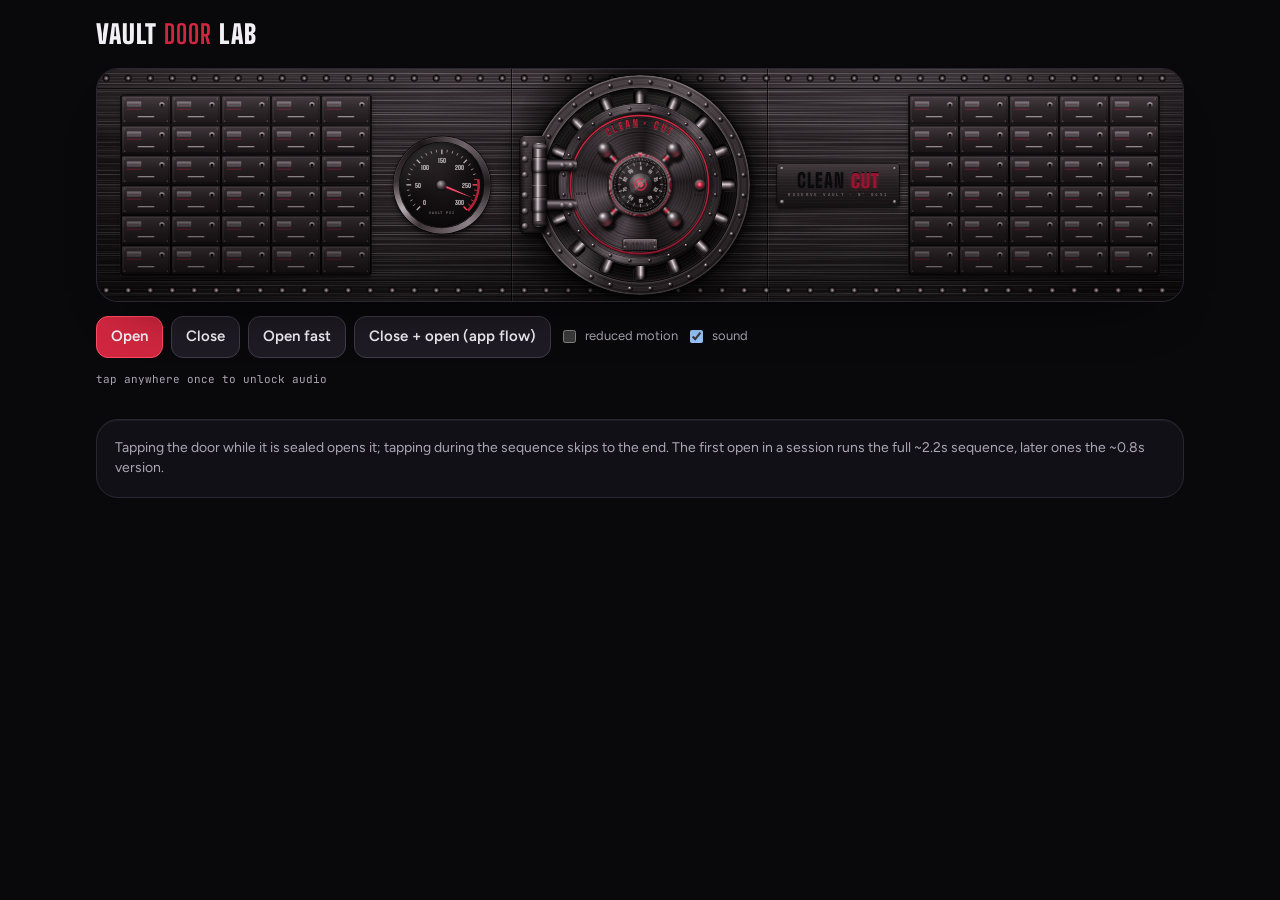
<file: dev/vaultdoor.html>
<!doctype html>
<html lang="en">
<head>
<meta charset="utf-8">
<meta name="viewport" content="width=device-width, initial-scale=1, viewport-fit=cover">
<meta name="theme-color" content="#0A0708">
<meta name="color-scheme" content="dark">
<title>Vault Door Lab</title>
<link rel="stylesheet" href="../css/fonts.css">
<link rel="stylesheet" href="../css/app.css">
<style>
  .lab{padding:calc(var(--sat) + 16px) 16px 40px;max-width:1120px;margin:0 auto;display:flex;flex-direction:column;gap:14px;position:relative;z-index:1}
  .lab h1{margin:0;font-family:var(--display);font-weight:900;font-size:26px;text-transform:uppercase;letter-spacing:.04em}
  .lab h1 b{color:var(--crimson)}
  .ctl{display:flex;flex-wrap:wrap;gap:8px}
  .ctl button{height:42px;padding:0 14px;border-radius:12px;border:1px solid var(--line-2);background:var(--panel-2);font-weight:600}
  .ctl button.pri{background:var(--crimson);border-color:var(--crimson-hi)}
  .ctl button:active{transform:scale(.95)}
  .ctl label{display:flex;align-items:center;gap:6px;color:var(--muted);font-size:13px}
  #log{font-family:var(--mono);font-size:11px;color:var(--muted);white-space:pre-wrap;min-height:3em}
  .filler{color:var(--muted);font-size:14px}
</style>
</head>
<body>
<div class="bg-fallback" aria-hidden="true"></div>
<div class="lab">
  <h1>Vault <b>door</b> lab</h1>

  <div class="vault-hero glass" id="hero">
    <span class="eyebrow">All-time paid in</span>
    <strong class="odo odo-big" id="vPaid">&pound;48,210</strong>
    <div class="vault-stats">
      <div><span class="eyebrow">Saved</span><b class="odo" id="vSaved">&pound;12.4k</b></div>
      <div><span class="eyebrow">Splits</span><b class="odo" id="vSplits">37</b></div>
      <div><span class="eyebrow">Streak</span><b class="odo" id="vStreak">9</b></div>
    </div>
  </div>

  <div class="ctl">
    <button class="pri" id="bOpen">Open</button>
    <button id="bClose">Close</button>
    <button id="bFast">Open fast</button>
    <button id="bCycle">Close + open (app flow)</button>
    <label><input type="checkbox" id="cRM"> reduced motion</label>
    <label><input type="checkbox" id="cSnd" checked> sound</label>
  </div>
  <div id="log">tap anywhere once to unlock audio</div>

  <div class="glass pad filler">
    Tapping the door while it is sealed opens it; tapping during the sequence skips to the end.
    The first open in a session runs the full ~2.2s sequence, later ones the ~0.8s version.
  </div>
</div>

<script type="module">
import { Sound } from '../js/audio.js';
import { Haptics } from '../js/haptics.js';
import { createVaultDoor } from '../js/vaultdoor.js';

Sound.install();
Haptics.install();

const log = document.getElementById('log');
const say = (m) => { log.textContent = m; };
const host = document.getElementById('hero');
let rm = false;
let door = createVaultDoor(host, { Sound, Haptics, reduceMotion: () => rm });
window.door = door;

async function run(label, fn) {
  const t0 = performance.now();
  say(label + '...');
  const ok = await fn();
  say(`${label}: resolved ${ok} after ${Math.round(performance.now() - t0)}ms (state ${door.state})`);
  window.__last = { label, ok, ms: performance.now() - t0 };
}

document.getElementById('bOpen').onclick = () => run('open', () => door.open());
document.getElementById('bFast').onclick = () => run('open fast', () => door.open({ fast: true }));
document.getElementById('bClose').onclick = () => { door.close(); say('closed (sealed)'); };
document.getElementById('bCycle').onclick = () => { door.close(); run('close+open', () => door.open()); };
document.getElementById('cRM').onchange = (e) => { rm = e.target.checked; };
document.getElementById('cSnd').onchange = (e) => { Sound.enabled = e.target.checked; };
</script>
</body>
</html>
</file>
<file: css/fonts.css>
/* Clean Cut: self-hosted fonts (latin subset, variable woff2) from Google Fonts.
   Big Shoulders Display, Figtree, JetBrains Mono: SIL Open Font License 1.1. */

@font-face {
  font-family: 'Big Shoulders Display';
  font-style: normal;
  font-weight: 600 900;
  font-display: swap;
  src: url(../fonts/big-shoulders-display-latin.woff2) format('woff2');
  unicode-range: U+0000-00FF, U+0131, U+0152-0153, U+02BB-02BC, U+02C6, U+02DA, U+02DC, U+0304, U+0308, U+0329, U+2000-206F, U+20AC, U+2122, U+2191, U+2193, U+2212, U+2215, U+FEFF, U+FFFD;
}

@font-face {
  font-family: 'Figtree';
  font-style: normal;
  font-weight: 400 700;
  font-display: swap;
  src: url(../fonts/figtree-latin.woff2) format('woff2');
  unicode-range: U+0000-00FF, U+0131, U+0152-0153, U+02BB-02BC, U+02C6, U+02DA, U+02DC, U+0304, U+0308, U+0329, U+2000-206F, U+20AC, U+2122, U+2191, U+2193, U+2212, U+2215, U+FEFF, U+FFFD;
}

@font-face {
  font-family: 'JetBrains Mono';
  font-style: normal;
  font-weight: 400 600;
  font-display: swap;
  src: url(../fonts/jetbrains-mono-latin.woff2) format('woff2');
  unicode-range: U+0000-00FF, U+0131, U+0152-0153, U+02BB-02BC, U+02C6, U+02DA, U+02DC, U+0304, U+0308, U+0329, U+2000-206F, U+20AC, U+2122, U+2191, U+2193, U+2212, U+2215, U+FEFF, U+FFFD;
}
</file>
<file: css/app.css>
:root{
  color-scheme:dark;
  /* cool charcoal neutrals so every note colour sits cleanly on them */
  --black:#09090C;
  --ink:#0F0E12;
  --panel:#15131A;
  --panel-2:#1E1B24;
  --line:#2B2732;
  --line-2:#413B4A;
  --text:#F2F0F5;
  --muted:#ABA5B4;
  --dim:#7E7888;
  /* accent = the chosen note (js/theme.js sets these; defaults are the £50) */
  --crimson:#D0263F;
  --crimson-hi:#FF4B62;
  --crimson-deep:#6E1220;
  --acc-soft:#FFB3BF;
  --a1:208,38,63;
  --a2:255,75,98;
  --a3:110,18,32;
  --n1:#8A1227;
  --n2:#560A18;
  --n3:#1D0A10;
  /* the other note, always there as a second accent */
  --alt:#8E4FD0;
  --alt-hi:#B98AF5;
  --b1:142,79,208;
  --glass:rgba(21,19,26,.84);
  --glass-2:rgba(29,26,35,.88);
  --display:"Big Shoulders Display","Oswald","Arial Narrow",Impact,sans-serif;
  --body:"Figtree",ui-sans-serif,system-ui,-apple-system,"Segoe UI",sans-serif;
  --mono:"JetBrains Mono",ui-monospace,"SF Mono",Menlo,Consolas,monospace;
  --ease-out:cubic-bezier(.16,1,.3,1);
  --spring:cubic-bezier(.34,1.56,.64,1);
  --sat:env(safe-area-inset-top,0px);
  --sab:env(safe-area-inset-bottom,0px);
  --tabbar-h:62px;
  --cutbar-h:66px;
}
*{box-sizing:border-box;-webkit-tap-highlight-color:transparent}
html{background:var(--black);height:100%;overscroll-behavior:none}
body{touch-action:manipulation;-webkit-user-select:none;user-select:none;-webkit-touch-callout:none;margin:0;min-height:100%;background:var(--black);color:var(--text);font-family:var(--body);font-size:15px;line-height:1.45;overflow-x:hidden;-webkit-font-smoothing:antialiased;-webkit-text-size-adjust:100%;overscroll-behavior:none}
button,input,select{font:inherit;color:inherit}
button{cursor:pointer;touch-action:manipulation;-webkit-user-select:none;user-select:none}
[hidden]{display:none!important}
:focus-visible{outline:2px solid var(--crimson-hi);outline-offset:2px}
.tab{font-variant-numeric:tabular-nums}
.eyebrow{font-family:var(--mono);font-size:11px;letter-spacing:.2em;text-transform:uppercase;color:var(--muted)}
.glass{background:var(--glass);border:1px solid var(--line);border-radius:22px;box-shadow:0 30px 60px -40px #000,inset 0 1px 0 rgba(255,255,255,.05)}
.pad{padding:18px}

/* ---------- background layers ---------- */
#bg{position:fixed;inset:0;width:100%;height:100%;z-index:0;pointer-events:none}
.bg-fallback{position:fixed;inset:0;z-index:-1;background:radial-gradient(120% 70% at 10% 0%,var(--n2) 0%,transparent 60%),radial-gradient(90% 60% at 100% 60%,var(--n3) 0%,transparent 65%),var(--black)}
#fx{position:fixed;inset:0;width:100%;height:100%;z-index:80;pointer-events:none}

/* ---------- boot ---------- */
.boot{position:fixed;inset:0;z-index:100;background:var(--black);display:grid;place-content:center;justify-items:center;gap:18px;transition:opacity .5s ease,visibility .5s}
.boot.gone{opacity:0;visibility:hidden}
.boot-logo{width:104px;height:104px;overflow:visible;filter:drop-shadow(0 0 26px rgba(255,255,255,.12))}
.mark .half-a,.mark .half-b{transform:translate(-1.7px,-1.7px)}
.mark .half-b{transform:translate(1.7px,1.7px)}
.mark .blade{opacity:.8;stroke-dasharray:60;stroke-dashoffset:0}
/* boot: arcs deal in, the core lands, the blade flashes through, the halves slide apart */
.boot-logo .arc{stroke-dasharray:0 120;animation:arcIn .55s var(--ease-out) forwards;animation-delay:calc(var(--i) * 120ms)}
@keyframes arcIn{to{stroke-dasharray:53.69 65.69}}
.boot-logo .core{transform-origin:24px 24px;transform:scale(0);animation:corePop .45s var(--spring) .3s forwards}
.boot-logo .half-a,.boot-logo .half-b{transform:none;animation:halfA .45s var(--spring) .82s forwards}
.boot-logo .half-b{animation-name:halfB}
@keyframes halfA{to{transform:translate(-1.7px,-1.7px)}}
@keyframes halfB{to{transform:translate(1.7px,1.7px)}}
.boot-logo .blade{stroke-dashoffset:60;opacity:1;animation:draw .16s ease-in .72s forwards,bladeFade .5s ease-out .9s forwards}
@keyframes bladeFade{to{opacity:.8}}
@keyframes draw{to{stroke-dashoffset:0}}
@keyframes corePop{to{transform:scale(1)}}
.boot-word{display:flex;gap:.12em;font-family:var(--display);font-weight:900;font-size:44px;letter-spacing:.04em;text-transform:uppercase;line-height:1}
.boot-word span{opacity:0;animation:wordIn .5s var(--ease-out) forwards}
.boot-word span:first-child{animation-delay:.85s;--dx:-14px}
.boot-word span:last-child{animation-delay:.92s;color:var(--crimson);--dx:14px;text-shadow:0 0 30px rgba(var(--a1),.7)}
@keyframes wordIn{from{opacity:0;transform:translateX(var(--dx)) skewX(-12deg);filter:blur(6px)}to{opacity:1;transform:none;filter:none}}
.boot::after{content:"";position:absolute;inset:0;background:#fff;opacity:0;pointer-events:none;animation:bootFlash .5s ease-out .78s}
@keyframes bootFlash{0%{opacity:.35}100%{opacity:0}}

/* ---------- app shell ---------- */
.app{position:relative;z-index:1;min-height:100dvh}
.hdr{position:sticky;top:0;z-index:30;display:flex;align-items:center;gap:8px;padding:calc(var(--sat) + 10px) 16px 10px;background:linear-gradient(180deg,rgba(9,9,12,.92),rgba(9,9,12,.55) 70%,transparent);-webkit-backdrop-filter:blur(10px);backdrop-filter:blur(10px)}
.hdr-brand{display:flex;align-items:center;gap:8px;margin-right:auto;min-width:0}
.hdr-brand svg{width:32px;height:32px;flex:none;overflow:visible;filter:drop-shadow(0 0 8px rgba(255,255,255,.1))}
.hdr-word{font-family:var(--display);font-weight:900;font-size:22px;text-transform:uppercase;letter-spacing:.03em;line-height:1}
.hdr-word b{color:var(--crimson);font-weight:900}
@media (max-width:430px){.hdr-word{display:none}}
.rank-pill,.payday-pill,.icon-btn{height:38px;border-radius:12px;border:1px solid var(--line);background:var(--glass);transition:transform .2s var(--spring),border-color .2s}
.rank-pill:active,.payday-pill:active,.icon-btn:active{transform:scale(.93)}
.rank-pill{display:flex;align-items:center;gap:6px;padding:0 10px 0 4px;max-width:46vw}
.rank-ring{width:30px;height:30px;transform:rotate(-90deg);flex:none}
.rr-track{fill:none;stroke:rgba(255,255,255,.08);stroke-width:3}
.rr-fill{fill:none;stroke:var(--crimson-hi);stroke-width:3;stroke-linecap:round;stroke-dasharray:94.25;stroke-dashoffset:94.25;transition:stroke-dashoffset 1s var(--ease-out);filter:drop-shadow(0 0 3px var(--crimson))}
.rank-lvl{position:absolute;width:30px;text-align:center;font-family:var(--display);font-weight:900;font-size:14px}
.rank-pill{position:relative}
.rank-name{font-size:12px;font-weight:700;white-space:nowrap;overflow:hidden;text-overflow:ellipsis}
.payday-pill{padding:0 10px;font-family:var(--mono);font-size:11px;letter-spacing:.06em;color:var(--muted);white-space:nowrap}
.payday-pill.soon{color:var(--text);border-color:rgba(var(--a1),.5)}
.payday-pill.today{background:var(--crimson);border-color:var(--crimson);color:#fff;animation:throb 1.4s ease-in-out infinite}
@keyframes throb{50%{box-shadow:0 0 24px rgba(var(--a1),.8)}}
.icon-btn{width:38px;display:grid;place-items:center;flex:none}
.icon-btn svg{width:18px;height:18px}
.icon-btn:hover svg{animation:spin 1.2s var(--ease-out)}
@keyframes spin{to{transform:rotate(180deg)}}

.views{padding:4px 16px calc(var(--tabbar-h) + var(--cutbar-h) + var(--sab) + 36px);max-width:1120px;margin:0 auto}
.view{display:flex;flex-direction:column;gap:14px}
.view.in{animation:viewIn .5s var(--ease-out)}
@keyframes viewIn{from{opacity:0;transform:translateY(14px)}}
body.booting .app{opacity:0}
.app{transition:opacity .4s ease}
.rise{animation:rise .7s var(--ease-out) backwards}
@keyframes rise{from{opacity:0;transform:translateY(24px) scale(.98)}}

.split-grid{display:grid;grid-template-columns:minmax(0,1fr);gap:14px}
.col-a,.col-b{display:flex;flex-direction:column;gap:14px;min-width:0}
@media (min-width:980px){
  .split-grid{grid-template-columns:minmax(0,5fr) minmax(0,7fr);gap:22px;align-items:start}
  .col-a{position:sticky;top:calc(var(--sat) + 70px)}
}

/* ---------- the note ---------- */
.note{--tx:0;--ty:0;position:relative;display:flex;flex-direction:column;justify-content:space-between;width:100%;aspect-ratio:1.85;max-height:240px;padding:16px 18px;border-radius:20px;border:1px solid rgba(var(--a2),.35);overflow:hidden;text-align:left;color:var(--text);
  background:radial-gradient(120% 90% at 100% 0%,rgba(var(--a2),.28),transparent 55%),linear-gradient(135deg,var(--n2) 0%,var(--n3) 45%,#0d0809 70%,var(--n3) 100%);
  box-shadow:0 30px 60px -30px rgba(var(--a1),.55),0 0 0 1px rgba(0,0,0,.4),inset 0 0 0 6px rgba(9,9,12,.35),inset 0 0 0 7px rgba(var(--a2),.18);
  transform:perspective(900px) rotateX(calc(var(--ty) * -7deg)) rotateY(calc(var(--tx) * 9deg));transition:transform .5s var(--ease-out);will-change:transform}
.note:active{transform:perspective(900px) scale(.975)}
.note-guilloche{position:absolute;inset:0;opacity:.5;pointer-events:none;
  background:
   repeating-radial-gradient(circle at 12% 110%,transparent 0 7px,rgba(var(--a2),.16) 7px 8px),
   repeating-radial-gradient(circle at 96% -20%,transparent 0 9px,rgba(244,236,238,.07) 9px 10px),
   repeating-linear-gradient(115deg,transparent 0 13px,rgba(var(--a2),.05) 13px 14px);
  -webkit-mask-image:linear-gradient(90deg,#000,rgba(0,0,0,.35) 45%,#000);mask-image:linear-gradient(90deg,#000,rgba(0,0,0,.35) 45%,#000)}
.note-holo{position:absolute;inset:-40%;pointer-events:none;mix-blend-mode:color-dodge;opacity:.55;
  background:linear-gradient(calc(110deg + var(--tx) * 40deg),transparent 38%,rgba(var(--a2),.0) 42%,rgba(var(--a2),.45) 47%,rgba(255,255,255,.55) 50%,rgba(var(--a1),.4) 53%,transparent 60%);
  transform:translate(calc(var(--tx) * 18%),calc(var(--ty) * 12%));transition:transform .4s var(--ease-out)}
.note.idle .note-holo{animation:holoIdle 6s ease-in-out infinite}
@keyframes holoIdle{0%,100%{transform:translate(-22%,-6%)}50%{transform:translate(22%,6%)}}
.note-top,.note-bottom{position:relative;display:flex;justify-content:space-between;align-items:center;gap:10px}
.note-label{font-family:var(--mono);font-size:10.5px;letter-spacing:.22em;text-transform:uppercase;color:var(--acc-soft)}
.note-serial{font-family:var(--mono);font-size:11px;color:rgba(244,236,238,.55);letter-spacing:.1em}
.note-amt{position:relative;display:flex;align-items:flex-end;gap:4px;font-family:var(--display);font-weight:900;line-height:1;font-size:clamp(58px,17vw,86px);letter-spacing:.005em;text-shadow:0 4px 30px rgba(0,0,0,.6)}
.note-sym{font-size:.5em;color:var(--crimson-hi);margin-bottom:.12em;text-shadow:0 0 18px rgba(var(--a2),.6)}
.micro{font-family:var(--mono);font-size:8.5px;letter-spacing:.14em;text-transform:uppercase;color:rgba(244,236,238,.35);white-space:nowrap;overflow:hidden;text-overflow:ellipsis}
.note-edit{font-family:var(--mono);font-size:10px;letter-spacing:.12em;text-transform:uppercase;color:rgba(244,236,238,.6);border:1px solid rgba(244,236,238,.2);border-radius:99px;padding:3px 8px;flex:none}
.example-tag{position:absolute;right:14px;top:36px;font-family:var(--mono);font-size:9.5px;letter-spacing:.12em;text-transform:uppercase;color:#fff;background:rgba(var(--a1),.85);border-radius:99px;padding:3px 8px;transform:rotate(3deg)}
.note.bump{animation:noteBump .45s var(--spring)}
@keyframes noteBump{40%{transform:perspective(900px) scale(1.035)}}

/* ---------- odometer ---------- */
.odo{display:inline-flex;align-items:flex-end;line-height:1;white-space:nowrap}
.odo .c{display:inline-block;height:1em;overflow:hidden;position:relative}
.odo .c > span{display:flex;flex-direction:column;transition:transform .9s cubic-bezier(.2,1.15,.35,1)}
.odo .c > span > b{display:block;height:1em;line-height:1;font-weight:inherit;text-align:center}
.odo .s{display:inline-block;line-height:1}
.odo.fast .c > span{transition-duration:.45s}
.odo-mid{font-family:var(--display);font-weight:900;font-size:clamp(34px,10vw,46px)}
.odo-big{font-family:var(--display);font-weight:900;font-size:clamp(52px,15vw,84px);text-shadow:0 0 40px rgba(var(--a1),.35)}

/* ---------- chips ---------- */
.chips{display:flex;flex-wrap:wrap;gap:6px}
.chip{border:1px solid var(--line);background:rgba(29,26,35,.94);border-radius:99px;padding:8px 14px;font-size:13px;font-weight:700;color:var(--muted);transition:background .25s var(--ease-out),color .25s,border-color .25s,box-shadow .25s,transform .22s var(--spring)}
.chip.sm{padding:6px 11px;font-size:12px}
.chip:hover{color:var(--text);border-color:var(--line-2)}
.chip[aria-pressed="true"]{background:var(--crimson);border-color:var(--crimson);color:#fff;box-shadow:0 0 22px -4px rgba(var(--a1),.8)}
.chip:active{transform:scale(.92)}
.freq{justify-content:center}
.freq .chip{flex:1;text-align:center}

/* ---------- allocation ---------- */
.alloc{padding:18px;display:flex;flex-direction:column;gap:16px}
.donut-wrap{position:relative;width:min(100%,300px,62vw);aspect-ratio:1;max-width:100%;margin:0 auto}
.donut-wrap::before{content:"";position:absolute;inset:16%;border-radius:50%;background:radial-gradient(circle,rgba(var(--a1),.22),transparent 70%);animation:breathe 4s ease-in-out infinite}
@keyframes breathe{50%{transform:scale(1.12);opacity:.55}}
#donut{position:relative;width:100%;height:100%;transform:rotate(-90deg);overflow:visible}
#donut .track{fill:none;stroke:rgba(255,255,255,.04);stroke-width:24}
#donut .seg{fill:none;stroke-width:22;transition:stroke-width .25s var(--spring),filter .25s;cursor:pointer}
#donut .seg.hl{stroke-width:30;filter:drop-shadow(0 0 8px currentColor)}
#donut .ticks line{stroke:rgba(255,255,255,.13);stroke-width:1}
#donut.spin{animation:donutSpin 1.1s var(--ease-out)}
@keyframes donutSpin{from{transform:rotate(-450deg)}}
body.over #donut .track{animation:alarm 1s ease-in-out infinite}
@keyframes alarm{0%,100%{stroke:rgba(var(--a2),.28)}50%{stroke:rgba(var(--a2),.04)}}
.donut-center{position:absolute;inset:0;display:flex;flex-direction:column;align-items:center;justify-content:center;text-align:center;pointer-events:none;padding:22%;gap:4px}
.donut-center small{font-size:12px;color:var(--muted)}
body.over .donut-center .odo{color:var(--crimson-hi);text-shadow:0 0 24px rgba(var(--a2),.6)}
body.done .donut-center .odo{text-shadow:0 0 30px rgba(255,255,255,.35)}
.meter{display:flex;flex-direction:column;gap:8px}
.meter-top{display:flex;justify-content:space-between;font-family:var(--mono);font-size:11.5px;color:var(--muted)}
.meter-top b{color:var(--text);font-weight:600}
.bar{height:8px;border-radius:99px;background:rgba(255,255,255,.06);overflow:hidden;position:relative}
.bar i{position:absolute;inset:0 auto 0 0;width:0;border-radius:inherit;background:linear-gradient(90deg,var(--crimson-deep),var(--crimson),var(--alt-hi));transition:width .7s var(--ease-out);box-shadow:0 0 16px rgba(var(--a1),.6);overflow:hidden}
.bar i::after{content:"";position:absolute;inset:0;background:linear-gradient(90deg,transparent,rgba(255,255,255,.4),transparent);animation:sheen 2.2s linear infinite;transform:translateX(-100%)}
@keyframes sheen{to{transform:translateX(100%)}}
body.over .meter .bar i{background:var(--crimson-hi);animation:alarmbar .8s ease-in-out infinite}
@keyframes alarmbar{50%{opacity:.45}}
.sweep{display:flex;flex-direction:column;gap:8px;padding:12px;border:1px dashed var(--line-2);border-radius:14px;animation:rise .5s var(--ease-out)}
.sweep p{margin:0;font-size:13px;color:var(--muted)}
.sweep p b{color:var(--text)}
.sweep .chip{display:inline-flex;align-items:center;gap:6px;padding:6px 11px;font-size:12px}
.sweep .chip i{width:8px;height:8px;border-radius:50%;background:var(--c);box-shadow:0 0 8px var(--c)}

/* ---------- buckets ---------- */
.sec-head{display:flex;align-items:center;justify-content:space-between;gap:10px;flex-wrap:wrap}
.sec-head h2{margin:0;font-family:var(--display);font-weight:900;font-size:30px;text-transform:uppercase;letter-spacing:.03em;line-height:1}
.sec-head h2 em{font-style:normal;color:var(--crimson);text-shadow:0 0 22px rgba(var(--a1),.5)}
.sec-head h3{margin:0;font-family:var(--display);font-weight:800;font-size:22px;text-transform:uppercase;letter-spacing:.04em}
.buckets{display:grid;grid-template-columns:minmax(0,1fr);gap:10px}
@media (min-width:640px){.buckets{grid-template-columns:repeat(2,minmax(0,1fr))}}
.bucket{--c:var(--crimson);--lvl:10%;--mx:50%;--my:50%;position:relative;overflow:hidden;padding:14px 14px 12px;border-radius:18px;border:1px solid var(--line);background:radial-gradient(360px circle at var(--mx) var(--my),color-mix(in srgb,var(--c) 14%,transparent),transparent 50%),var(--glass-2);display:flex;flex-direction:column;gap:8px;transition:transform .35s var(--ease-out),border-color .25s,box-shadow .25s,opacity .3s}
.bucket::before{content:"";position:absolute;left:0;top:14px;bottom:14px;width:3px;border-radius:0 3px 3px 0;background:var(--c);box-shadow:0 0 16px var(--c)}
.bucket.hl{border-color:color-mix(in srgb,var(--c) 60%,transparent);box-shadow:0 18px 40px -20px var(--c)}
.bucket.enter{animation:cardIn .6s var(--ease-out) backwards}
@keyframes cardIn{from{opacity:0;transform:translateY(24px) scale(.94) rotate(-1deg)}}
.bucket.leaving{animation:cardOut .34s ease-in forwards;pointer-events:none}
@keyframes cardOut{to{opacity:0;transform:scale(.8) rotate(-4deg) translateX(-30px);filter:blur(6px)}}
.bucket.zero{opacity:.6}
.liquid{position:absolute;left:0;right:0;bottom:0;height:var(--lvl);pointer-events:none;transition:height .8s var(--ease-out);background:linear-gradient(180deg,color-mix(in srgb,var(--c) 24%,transparent),color-mix(in srgb,var(--c) 6%,transparent))}
.liquid svg{position:absolute;left:0;bottom:100%;width:200%;height:10px;animation:wave 5s linear infinite;fill:color-mix(in srgb,var(--c) 24%,transparent)}
.liquid svg + svg{display:none}
@keyframes wave{to{transform:translateX(-50%)}}
.b-row1,.b-row2,.b-foot{position:relative;display:flex;align-items:center;gap:8px}
.swatch{width:20px;height:20px;flex:none;border-radius:7px;border:0;background:var(--c);box-shadow:0 0 14px var(--c);transition:transform .3s var(--spring)}
.swatch:active{transform:rotate(45deg) scale(.85)}
.b-name{flex:1;min-width:0;background:none;border:0;outline:0;font-weight:700;font-size:16px;padding:4px 2px;border-bottom:1px solid transparent;transition:border-color .2s;text-overflow:ellipsis}
.b-name:focus{border-color:var(--c)}
.more{flex:none;width:32px;height:32px;border:0;border-radius:10px;background:rgba(255,255,255,.04);color:var(--muted);display:grid;place-items:center;transition:all .2s}
.more:active{transform:scale(.88);background:rgba(255,255,255,.1)}
.more svg{width:18px;height:18px}
.b-row2{justify-content:space-between;align-items:flex-end}
.b-amt{font-family:var(--display);font-weight:900;font-size:38px;min-width:0;overflow:hidden}
.b-ctl{display:flex;align-items:center;gap:6px;flex:none}
.mode{display:flex;border:1px solid var(--line);border-radius:10px;padding:2px;background:rgba(0,0,0,.25)}
.mode button{border:0;background:none;width:30px;height:28px;border-radius:8px;font-family:var(--mono);font-size:13px;color:var(--muted);transition:all .2s}
.mode button[aria-pressed="true"]{background:var(--text);color:var(--black);font-weight:600}
.b-val{display:flex;align-items:center;border:1px solid var(--line);border-radius:10px;padding:0 8px;height:34px;background:rgba(0,0,0,.3);font-family:var(--mono);transition:border-color .2s}
.b-val:focus-within{border-color:var(--c)}
.b-val input{width:58px;background:none;border:0;outline:0;text-align:right;font-family:var(--mono);font-size:16px;-moz-appearance:textfield;padding:0}
.b-val input::-webkit-inner-spin-button,.b-val input::-webkit-outer-spin-button{-webkit-appearance:none;margin:0}
.b-val span{color:var(--muted);font-size:13px}
.b-foot{justify-content:space-between;font-family:var(--mono);font-size:10.5px;color:var(--muted);flex-wrap:wrap}
.goal-mini{display:flex;align-items:center;gap:6px;color:var(--text)}
.goal-mini .bar{width:54px;height:5px}
.goal-mini .bar i{background:var(--c);box-shadow:0 0 8px var(--c)}
.goal-mini .bar i::after{display:none}
.bucket.hit{animation:hit .7s var(--spring)}
@keyframes hit{30%{transform:scale(1.04);border-color:var(--c);box-shadow:0 0 0 1px var(--c),0 0 50px -6px var(--c)}}

/* range */
input[type=range]{-webkit-appearance:none;appearance:none;width:100%;height:30px;background:transparent;cursor:pointer;margin:0;position:relative;touch-action:pan-y}
input[type=range]::-webkit-slider-runnable-track{height:6px;border-radius:99px;background:linear-gradient(90deg,var(--c) 0,var(--c) var(--p,0%),rgba(255,255,255,.09) var(--p,0%))}
input[type=range]::-moz-range-track{height:6px;border-radius:99px;background:rgba(255,255,255,.09)}
input[type=range]::-moz-range-progress{height:6px;border-radius:99px;background:var(--c)}
input[type=range]::-webkit-slider-thumb{-webkit-appearance:none;width:26px;height:26px;margin-top:-10px;border-radius:50%;background:#fff;border:5px solid var(--c);box-shadow:0 4px 14px rgba(0,0,0,.6);transition:transform .2s var(--spring),box-shadow .2s}
input[type=range]::-moz-range-thumb{width:16px;height:16px;border-radius:50%;background:#fff;border:5px solid var(--c)}
input[type=range]:active::-webkit-slider-thumb{transform:scale(1.25);box-shadow:0 0 0 10px color-mix(in srgb,var(--c) 22%,transparent),0 0 24px var(--c)}

.add{border:1.5px dashed var(--line-2);background:rgba(9,9,12,.3);border-radius:18px;padding:16px;font-weight:700;color:var(--muted);display:flex;align-items:center;justify-content:center;gap:8px;transition:all .25s var(--ease-out)}
.add:active{transform:scale(.97);border-color:var(--crimson);color:var(--text)}
.add svg{width:16px;height:16px;transition:transform .35s var(--spring)}
.add:hover svg{transform:rotate(90deg)}

/* ---------- cut bar ---------- */
.cutbar{position:fixed;left:0;right:0;bottom:calc(var(--tabbar-h) + var(--sab) + 8px);z-index:25;padding:0 16px;display:flex;justify-content:center;pointer-events:none}
.cut-track{--p:0;pointer-events:auto;position:relative;width:100%;max-width:520px;height:var(--cutbar-h);border-radius:99px;border:1px solid rgba(var(--a2),.45);background:linear-gradient(180deg,color-mix(in srgb,var(--n3) 92%,transparent),rgba(16,10,12,.92));-webkit-backdrop-filter:blur(14px);backdrop-filter:blur(14px);box-shadow:0 18px 40px -18px rgba(var(--a1),.8),inset 0 1px 0 rgba(255,255,255,.08);overflow:hidden;touch-action:none;-webkit-user-select:none;user-select:none}
.cut-fill{position:absolute;inset:0;width:calc(var(--knob-x,0px) + var(--cutbar-h));border-radius:inherit;background:linear-gradient(90deg,var(--crimson-deep),var(--crimson) 70%,var(--crimson-hi));opacity:calc(.25 + var(--p) * .75);box-shadow:0 0 30px rgba(var(--a1),.8)}
.cut-text{position:absolute;inset:0;display:flex;flex-direction:column;align-items:center;justify-content:center;gap:1px;padding-left:var(--cutbar-h);pointer-events:none;opacity:calc(1 - var(--p) * 1.6)}
.cut-text b{font-family:var(--display);font-weight:900;font-size:22px;letter-spacing:.14em;text-transform:uppercase;line-height:1;background:linear-gradient(90deg,#6F6878 0%,#fff 45%,#6F6878 60%);background-size:250% 100%;-webkit-background-clip:text;background-clip:text;color:transparent;animation:slideShine 2.2s linear infinite}
@keyframes slideShine{from{background-position:100% 0}to{background-position:-150% 0}}
.cut-text small{font-family:var(--mono);font-size:10.5px;color:var(--muted);letter-spacing:.04em}
.cut-chev{position:absolute;right:22px;top:50%;display:flex;gap:2px;transform:translateY(-50%);opacity:calc(1 - var(--p) * 2)}
.cut-chev i{width:8px;height:8px;border-right:2px solid var(--crimson-hi);border-top:2px solid var(--crimson-hi);transform:rotate(45deg);animation:chev 1.2s ease-in-out infinite}
.cut-chev i:nth-child(2){animation-delay:.15s}.cut-chev i:nth-child(3){animation-delay:.3s}
@keyframes chev{0%,100%{opacity:.15}50%{opacity:1}}
.cut-knob{position:absolute;left:4px;top:4px;width:calc(var(--cutbar-h) - 10px);height:calc(var(--cutbar-h) - 10px);border-radius:50%;display:grid;place-items:center;background:radial-gradient(circle at 35% 30%,var(--acc-soft),var(--crimson) 55%,var(--n1));box-shadow:0 0 0 2px rgba(255,255,255,.12),0 6px 20px rgba(0,0,0,.6),0 0 calc(10px + var(--p) * 40px) rgba(var(--a2),.9);transform:translateX(var(--knob-x,0px)) rotate(calc(var(--p) * 360deg));will-change:transform}
.cut-knob svg{width:26px;height:26px;filter:drop-shadow(0 0 4px rgba(255,255,255,.8))}
.cut-track.idle .cut-knob{animation:knobNudge 2.6s var(--ease-out) infinite}
@keyframes knobNudge{0%,70%,100%{transform:translateX(0)}78%{transform:translateX(18px)}86%{transform:translateX(0)}92%{transform:translateX(8px)}}
.cut-track.spring .cut-knob,.cut-track.spring .cut-fill{transition:transform .5s var(--spring),width .5s var(--spring)}
.cut-track.dragging{border-color:var(--crimson-hi)}
.cut-track.hot{animation:jitter .07s linear infinite}
@keyframes jitter{25%{transform:translate(1px,-1px)}50%{transform:translate(-1px,1px)}75%{transform:translate(1px,1px)}}
.cut-track.locked{border-color:var(--line);background:rgba(21,19,26,.92);box-shadow:none}
.cut-track.locked .cut-knob{background:var(--panel-2);box-shadow:0 0 0 1px var(--line)}
.cut-track.locked .cut-knob svg{opacity:.35}
.cut-track.locked .cut-text b{background:none;color:var(--muted);animation:none}
.cut-track.locked .cut-chev,.cut-track.locked .cut-fill{display:none}
.cut-track.nope{animation:nope .45s}
@keyframes nope{20%,60%{transform:translateX(-9px)}40%,80%{transform:translateX(9px)}}
body:not([data-tab="split"]) .cutbar{transform:translateY(40px);opacity:0;pointer-events:none}
.cutbar{transition:transform .35s var(--ease-out),opacity .25s}
body:not([data-tab="split"]) .views{padding-bottom:calc(var(--tabbar-h) + var(--sab) + 30px)}

/* ---------- tab bar ---------- */
.tabbar{position:fixed;left:0;right:0;bottom:0;z-index:26;display:flex;justify-content:center;gap:4px;padding:6px 12px calc(var(--sab) + 6px);background:linear-gradient(180deg,rgba(9,9,12,.6),rgba(9,9,12,.95));-webkit-backdrop-filter:blur(18px);backdrop-filter:blur(18px);border-top:1px solid rgba(255,255,255,.05)}
.tabbar button{position:relative;flex:1;max-width:160px;height:50px;border:0;background:none;border-radius:14px;display:flex;flex-direction:column;align-items:center;justify-content:center;gap:3px;color:var(--dim);font-size:10.5px;font-weight:700;letter-spacing:.06em;text-transform:uppercase;transition:color .25s}
.tabbar svg{width:22px;height:22px;transition:transform .35s var(--spring)}
.tabbar button[aria-current="page"]{color:var(--text)}
.tabbar button[aria-current="page"] svg{color:var(--crimson-hi);transform:translateY(-2px) scale(1.12);filter:drop-shadow(0 0 8px rgba(var(--a2),.8))}
.tabbar button[aria-current="page"]::after{content:"";position:absolute;top:-6px;left:30%;right:30%;height:3px;border-radius:0 0 3px 3px;background:var(--crimson-hi);box-shadow:0 0 14px var(--crimson)}
.tabbar button:active svg{transform:scale(.8)}
.tab-dot{position:absolute;top:8px;right:calc(50% - 18px);width:8px;height:8px;border-radius:50%;background:var(--crimson-hi);box-shadow:0 0 10px var(--crimson-hi);animation:throb 1.2s infinite}

/* ---------- sheets ---------- */
.scrim{position:fixed;inset:0;z-index:60;background:rgba(5,5,7,.6);-webkit-backdrop-filter:blur(4px);backdrop-filter:blur(4px);animation:fadeIn .25s ease}
.scrim.out{animation:fadeOut .25s ease forwards}
@keyframes fadeIn{from{opacity:0}}
@keyframes fadeOut{to{opacity:0}}
.sheet{position:fixed;left:0;right:0;bottom:0;z-index:61;margin:0 auto;max-width:560px;max-height:88dvh;overflow:auto;overscroll-behavior:contain;padding:10px 18px calc(var(--sab) + 18px);border-radius:26px 26px 0 0;background:linear-gradient(180deg,#221a1d,#140f11);border:1px solid var(--line-2);border-bottom:0;box-shadow:0 -30px 80px -20px rgba(0,0,0,.9),0 -1px 0 rgba(var(--a2),.25);display:flex;flex-direction:column;gap:12px;animation:sheetIn .5s var(--spring)}
.sheet.out{animation:sheetOut .28s ease-in forwards}
@keyframes sheetIn{from{transform:translateY(100%)}}
@keyframes sheetOut{to{transform:translateY(105%)}}
.sheet.dragging{animation:none;transition:none}
.grab{position:relative;width:44px;height:5px;border-radius:9px;background:var(--line-2);margin:0 auto 4px;flex:none;touch-action:none;cursor:grab}
.grab::before{content:"";position:absolute;inset:-14px -60px}
/* flex children must not shrink, or the sheet squashes its content instead of scrolling */
.sheet > *{flex-shrink:0}
.sheet{-webkit-overflow-scrolling:touch;touch-action:pan-y}
body.sheet-open{overflow:hidden}
.sheet-title{margin:0;font-family:var(--display);font-weight:900;font-size:30px;text-transform:uppercase;letter-spacing:.03em}
.btn-primary{border:0;border-radius:16px;padding:16px;background:linear-gradient(180deg,var(--crimson-hi),var(--n1));color:#fff;font-family:var(--display);font-weight:900;font-size:22px;letter-spacing:.1em;text-transform:uppercase;box-shadow:0 14px 34px -12px rgba(var(--a1),.85),inset 0 1px 0 rgba(255,255,255,.28);transition:transform .2s var(--spring),filter .2s;position:relative;overflow:hidden}
.btn-primary::before{content:"";position:absolute;inset:0;background:linear-gradient(110deg,transparent 35%,rgba(255,255,255,.3) 50%,transparent 65%);transform:translateX(-120%);animation:shine 3s ease-in-out infinite}
@keyframes shine{60%,100%{transform:translateX(120%)}}
.btn-primary:active{transform:scale(.96);filter:brightness(1.1)}
.ghost{border:1px solid var(--line);background:rgba(255,255,255,.02);border-radius:12px;padding:10px 14px;font-size:13px;font-weight:700;color:var(--muted);transition:all .2s}
.ghost:active{transform:scale(.95)}
.ghost.armed,.ghost.danger.armed{color:#fff;background:var(--crimson);border-color:var(--crimson)}
.ghost.danger{color:var(--acc-soft)}
.hint{margin:0;font-size:13px;color:var(--muted)}
.hint b{color:var(--text)}

/* keypad */
.kp-display{display:flex;align-items:flex-end;justify-content:center;gap:4px;font-family:var(--display);font-weight:900;font-size:clamp(60px,20vw,92px);line-height:1;padding:6px 0;min-height:1.1em}
.kp-display > span:first-child{font-size:.5em;color:var(--crimson-hi);margin-bottom:.12em}
.kp-val{display:inline-block}
.kp-val.pop{animation:kpPop .22s var(--spring)}
@keyframes kpPop{40%{transform:scale(1.06)}}
.kp-val.shake{animation:nope .35s}
.kp-caret{width:4px;height:.8em;background:var(--crimson-hi);border-radius:2px;margin-bottom:.1em;animation:blink 1s steps(2) infinite;box-shadow:0 0 10px var(--crimson)}
@keyframes blink{50%{opacity:0}}
.kp-quick{justify-content:center}
.kp-grid{display:grid;grid-template-columns:repeat(3,1fr);gap:8px}
.kp-grid button{position:relative;overflow:hidden;height:62px;border-radius:16px;border:1px solid var(--line);background:linear-gradient(180deg,#2a2124,#1b1517);font-family:var(--display);font-weight:800;font-size:30px;box-shadow:inset 0 1px 0 rgba(255,255,255,.06),0 3px 0 #0A090C;transition:transform .08s,box-shadow .08s,background .2s;display:grid;place-items:center}
.kp-grid button svg{width:26px;height:26px}
.kp-grid button.down{transform:translateY(3px);box-shadow:inset 0 1px 0 rgba(255,255,255,.06),0 0 0 #0A090C;background:linear-gradient(180deg,#3a1520,#23111a)}
.kp-grid button .rip{position:absolute;width:10px;height:10px;border-radius:50%;background:rgba(var(--a2),.6);transform:scale(0);animation:rip .5s ease-out forwards;pointer-events:none}
@keyframes rip{to{transform:scale(18);opacity:0}}

/* bucket sheet */
.bs-head{display:flex;align-items:center;gap:10px}
.bs-sw{width:28px;height:28px;border-radius:9px;background:var(--c);box-shadow:0 0 18px var(--c);flex:none}
.bs-head input{flex:1;min-width:0;background:none;border:0;border-bottom:2px solid var(--line-2);outline:0;font-family:var(--display);font-weight:900;font-size:30px;text-transform:uppercase;padding:2px 0}
.bs-head input:focus{border-color:var(--crimson)}
.swatches{display:flex;flex-wrap:wrap;gap:10px}
.swatches button{width:40px;height:40px;border-radius:12px;border:2px solid transparent;background:var(--c);box-shadow:0 0 14px -2px var(--c);transition:transform .25s var(--spring)}
.swatches button[aria-pressed="true"]{border-color:#fff;transform:scale(1.1)}
.field{display:flex;align-items:center;gap:6px;border:1px solid var(--line-2);border-radius:14px;padding:0 14px;height:52px;background:rgba(0,0,0,.3);font-family:var(--mono)}
.field:focus-within{border-color:var(--crimson)}
.field input{flex:1;min-width:0;background:none;border:0;outline:0;font-family:var(--mono);font-size:18px}
.field span{color:var(--muted)}
.bs-actions{display:grid;grid-template-columns:1fr 1.4fr;gap:10px;margin-top:6px}

/* settings */
.set-list{display:flex;flex-direction:column;border:1px solid var(--line);border-radius:18px;overflow:hidden}
.set-row{display:flex;align-items:center;justify-content:space-between;gap:12px;padding:14px 16px;background:rgba(0,0,0,.2);border-bottom:1px solid var(--line);cursor:pointer}
.set-row:last-child{border-bottom:0}
.set-row span{display:flex;flex-direction:column}
.set-row small{color:var(--muted);font-size:12px}
.set-row select,.set-row input[type=date]{background:var(--panel-2);border:1px solid var(--line-2);border-radius:10px;padding:8px 10px;font-size:16px;font-family:var(--mono);color:var(--text);max-width:48%}
.tgl{-webkit-appearance:none;appearance:none;width:52px;height:32px;border-radius:99px;background:var(--line-2);position:relative;flex:none;cursor:pointer;transition:background .25s}
.tgl::after{content:"";position:absolute;top:3px;left:3px;width:26px;height:26px;border-radius:50%;background:#fff;box-shadow:0 2px 6px rgba(0,0,0,.5);transition:transform .35s var(--spring)}
.tgl:checked{background:var(--crimson);box-shadow:0 0 16px -2px var(--crimson)}
.tgl:checked::after{transform:translateX(20px)}
.set-group{display:flex;flex-direction:column;gap:8px}
.set-btns{display:flex;flex-wrap:wrap;gap:8px}
.file-btn{position:relative;overflow:hidden;cursor:pointer}
.file-btn input{position:absolute;inset:0;opacity:0;cursor:pointer}
.ver{margin:0;text-align:center;font-family:var(--mono);font-size:10px;letter-spacing:.2em;text-transform:uppercase;color:var(--dim)}

/* ---------- stage (cutscene) ---------- */
.stage{position:fixed;inset:0;z-index:70;background:radial-gradient(80% 60% at 50% 30%,rgba(var(--a3),.75),rgba(5,5,7,.93));-webkit-backdrop-filter:blur(8px);backdrop-filter:blur(8px);animation:fadeIn .3s ease}
.stage.out{animation:fadeOut .35s ease forwards}
.stage.quake{animation:quake .4s cubic-bezier(.36,.07,.19,.97)}
@keyframes quake{10%,90%{transform:translate(-2px,1px)}20%,80%{transform:translate(4px,-2px)}30%,50%,70%{transform:translate(-7px,3px)}40%,60%{transform:translate(7px,-2px)}}
.stage-note{position:absolute;left:50%;top:calc(var(--sat) + 9dvh);width:min(340px,84vw);aspect-ratio:1.85;transform:translateX(-50%)}
.stage-tiles{position:absolute;left:16px;right:16px;bottom:calc(var(--sab) + 24px);display:grid;grid-template-columns:repeat(2,minmax(0,1fr));gap:10px;max-width:560px;margin:0 auto}
.stage-tiles.three{grid-template-columns:repeat(3,minmax(0,1fr))}
.tile{--c:var(--crimson);position:relative;overflow:hidden;padding:12px;border-radius:16px;border:1px solid color-mix(in srgb,var(--c) 40%,transparent);background:rgba(17,12,14,.8);display:flex;flex-direction:column;gap:4px;min-height:76px;animation:tileIn .5s var(--ease-out) backwards}
@keyframes tileIn{from{opacity:0;transform:translateY(30px) scale(.9)}}
.tile span{font-size:12px;font-weight:700;color:var(--muted);white-space:nowrap;overflow:hidden;text-overflow:ellipsis}
.tile .odo{font-family:var(--display);font-weight:900;font-size:26px}
.tile::after{content:"";position:absolute;inset:auto 0 0 0;height:0;background:linear-gradient(0deg,color-mix(in srgb,var(--c) 55%,transparent),transparent);transition:height .9s var(--ease-out)}
.tile.hit{animation:tileHit .6s var(--spring);border-color:var(--c);box-shadow:0 0 30px -6px var(--c)}
.tile.hit::after{height:100%}
.tile.hit span{color:var(--text)}
@keyframes tileHit{30%{transform:scale(1.08)}}
.stamp{position:absolute;left:0;right:0;top:0;display:flex;flex-direction:column;align-items:center;justify-content:flex-start;gap:10px;padding:calc(var(--sat) + 7dvh) 24px 24px;text-align:center;background:radial-gradient(70% 55% at 50% 30%,rgba(9,9,12,.8),transparent);animation:fadeIn .3s ease;pointer-events:none}
.stamp > *{pointer-events:auto}
.stamp h2{margin:0;font-family:var(--display);font-weight:900;font-size:clamp(110px,34vw,200px);line-height:.8;text-transform:uppercase;color:var(--crimson);-webkit-text-stroke:2px var(--crimson-hi);text-shadow:0 0 60px rgba(var(--a1),.8),0 0 140px rgba(var(--a1),.45);animation:slam .6s var(--spring)}
@keyframes slam{0%{transform:scale(3) rotate(-10deg);opacity:0;filter:blur(10px)}60%{opacity:1;filter:blur(0)}100%{transform:scale(1) rotate(-5deg)}}
.stamp p{margin:0;font-family:var(--mono);font-size:14px;letter-spacing:.06em}
.stamp-xp{font-family:var(--display);font-weight:900;font-size:28px;color:var(--crimson-hi);text-shadow:0 0 20px rgba(var(--a2),.6);animation:rise .6s var(--ease-out) .35s backwards;min-height:1em}
.stamp .btn-primary{width:min(320px,100%);margin-top:14px;animation:rise .6s var(--ease-out) .5s backwards}

/* ---------- rank up ---------- */
.rankup{position:fixed;inset:0;z-index:90;display:flex;flex-direction:column;align-items:center;justify-content:center;gap:10px;padding:24px;text-align:center;background:radial-gradient(circle at 50% 45%,rgba(var(--a3),.85),rgba(5,5,7,.96) 70%);animation:fadeIn .3s ease}
.rankup.out{animation:fadeOut .35s ease forwards}
.ru-from{font-family:var(--display);font-weight:800;font-size:28px;text-transform:uppercase;color:var(--muted);text-decoration:line-through;text-decoration-color:var(--crimson);text-decoration-thickness:3px}
.ru-arrow{font-size:28px;color:var(--crimson-hi);animation:bounce .8s ease-in-out infinite}
@keyframes bounce{50%{transform:translateY(6px)}}
.rankup h2{margin:0;font-family:var(--display);font-weight:900;font-size:clamp(56px,16vw,110px);line-height:.9;text-transform:uppercase;letter-spacing:.02em;text-shadow:0 0 50px rgba(var(--a2),.8);animation:slam .7s var(--spring) .2s backwards}
.rankup .btn-primary{width:min(320px,100%);margin-top:18px}

/* ---------- banners + toast ---------- */
.banners{position:fixed;left:0;right:0;top:calc(var(--sat) + 8px);z-index:95;display:flex;flex-direction:column;align-items:center;gap:8px;padding:0 12px;pointer-events:none}
.banner{pointer-events:auto;display:flex;align-items:center;gap:12px;width:min(420px,100%);padding:12px 14px;border-radius:18px;background:linear-gradient(135deg,var(--n2),#171113 60%);border:1px solid rgba(var(--a2),.5);box-shadow:0 20px 50px -10px rgba(0,0,0,.8),0 0 30px -8px rgba(var(--a1),.7);animation:bannerIn .6s var(--spring)}
.banner.out{animation:bannerOut .35s ease-in forwards}
@keyframes bannerIn{from{transform:translateY(-140%) scale(.9);opacity:0}}
@keyframes bannerOut{to{transform:translateY(-140%);opacity:0}}
.banner .ic{width:42px;height:42px;flex:none;border-radius:12px;display:grid;place-items:center;background:var(--crimson);box-shadow:0 0 20px rgba(var(--a1),.8)}
.banner .ic svg{width:24px;height:24px;color:#fff}
.banner b{display:block;font-family:var(--display);font-weight:900;font-size:20px;text-transform:uppercase;letter-spacing:.03em;line-height:1.05}
.banner small{display:block;color:var(--muted);font-size:12px}
.banner .eyebrow{color:var(--acc-soft);font-size:9.5px}
.toast{position:fixed;left:50%;bottom:calc(var(--tabbar-h) + var(--cutbar-h) + var(--sab) + 22px);z-index:96;transform:translate(-50%,20px);opacity:0;padding:12px 18px;border-radius:14px;background:var(--panel-2);border:1px solid var(--line-2);font-weight:600;font-size:14px;box-shadow:0 20px 40px -10px #000;transition:all .35s var(--ease-out);pointer-events:none;max-width:calc(100% - 32px);text-align:center}
.toast.show{transform:translate(-50%,0);opacity:1}

/* ---------- vault ---------- */
.vault-hero{padding:22px 18px;display:flex;flex-direction:column;align-items:center;gap:6px;text-align:center;overflow:hidden;position:relative}
.vault-hero::before{content:"";position:absolute;inset:-50% -20% auto;height:120%;background:conic-gradient(from 0deg,transparent,rgba(var(--a1),.25),transparent 30%);animation:rot 9s linear infinite;pointer-events:none}
@keyframes rot{to{transform:rotate(360deg)}}
.vault-hero > *{position:relative}
.vault-stats{display:grid;grid-template-columns:repeat(3,1fr);gap:8px;width:100%;margin-top:10px}
.vault-stats div{display:flex;flex-direction:column;align-items:center;gap:4px;padding:10px 4px;border-radius:14px;background:rgba(0,0,0,.25);border:1px solid var(--line)}
.vault-stats b{font-family:var(--display);font-weight:900;font-size:24px}
.chart{width:100%;overflow-x:auto;margin-top:10px}
.chart svg{display:block;width:100%;height:auto;min-width:300px}
.chart .bar-g rect{transform-box:fill-box;transform-origin:bottom;animation:grow .8s var(--ease-out) backwards}
@keyframes grow{from{transform:scaleY(0)}}
.chart text{fill:var(--muted);font-family:var(--mono);font-size:9px}
.chart line{stroke:rgba(255,255,255,.06)}
.vbars{display:flex;flex-direction:column;gap:14px;margin-top:10px}
.vbar{--c:var(--crimson);display:grid;grid-template-columns:minmax(0,1fr) auto;gap:6px 12px;align-items:baseline}
.vbar span{font-weight:700;overflow:hidden;text-overflow:ellipsis;white-space:nowrap}
.vbar span i{display:inline-block;width:9px;height:9px;border-radius:3px;background:var(--c);margin-right:8px;box-shadow:0 0 8px var(--c)}
.vbar b{font-family:var(--display);font-weight:900;font-size:22px}
.vbar .bar{grid-column:1/-1;height:7px}
.vbar .bar i{background:var(--c);box-shadow:0 0 12px var(--c)}
.vbar .bar i::after{display:none}
.vbar small{grid-column:1/-1;font-family:var(--mono);font-size:10.5px;color:var(--muted);margin-top:-2px}
.history{list-style:none;margin:10px 0 0;padding:0;display:flex;flex-direction:column;gap:8px}
.h-item{display:grid;grid-template-columns:minmax(0,1fr) auto auto;gap:6px 12px;align-items:center;padding:12px 12px 12px 14px;border:1px solid var(--line);border-radius:16px;background:rgba(0,0,0,.22)}
.h-item.new{animation:slideIn .7s var(--ease-out)}
@keyframes slideIn{from{opacity:0;transform:translateX(-24px);background:rgba(var(--a1),.3)}}
.h-item time{font-family:var(--mono);font-size:11.5px;color:var(--muted)}
.h-item b{font-family:var(--display);font-weight:900;font-size:22px}
.h-item .stack{grid-column:1/-1;display:flex;height:6px;border-radius:99px;overflow:hidden;gap:2px}
.h-item .stack i{background:var(--c);min-width:2px}
.h-del{width:30px;height:30px;border:0;border-radius:9px;background:none;color:var(--dim);display:grid;place-items:center}
.h-del svg{width:14px;height:14px}
.h-del:active{color:var(--crimson-hi);transform:scale(.85)}
.empty{color:var(--muted);font-size:14px;padding:18px;border:1px dashed var(--line);border-radius:14px;text-align:center;list-style:none}

/* ---------- ranks ---------- */
.rank-hero{padding:26px 18px 20px;display:flex;flex-direction:column;align-items:center;gap:8px;text-align:center;overflow:hidden;position:relative}
.rank-badge{position:relative;width:120px;height:120px;display:grid;place-items:center;margin-bottom:6px}
.rank-badge::before{content:"";position:absolute;inset:0;border-radius:50%;background:conic-gradient(var(--crimson-hi),transparent 30%,var(--crimson) 50%,transparent 80%,var(--crimson-hi));animation:rot 4s linear infinite;-webkit-mask:radial-gradient(circle,transparent 54%,#000 56%);mask:radial-gradient(circle,transparent 54%,#000 56%);filter:drop-shadow(0 0 12px var(--crimson))}
.rank-badge::after{content:"";position:absolute;inset:14px;clip-path:polygon(50% 0,93% 25%,93% 75%,50% 100%,7% 75%,7% 25%);background:linear-gradient(160deg,var(--crimson-hi),var(--crimson-deep));box-shadow:inset 0 0 20px rgba(0,0,0,.5)}
.rank-badge span{position:relative;z-index:1;font-family:var(--display);font-weight:900;font-size:48px;text-shadow:0 2px 10px rgba(0,0,0,.5)}
.rank-title{margin:0;font-family:var(--display);font-weight:900;font-size:clamp(40px,12vw,64px);text-transform:uppercase;line-height:.95;letter-spacing:.02em;text-shadow:0 0 30px rgba(var(--a1),.5)}
.xpbar{width:100%;max-width:420px;height:12px;border-radius:99px;background:rgba(255,255,255,.07);overflow:hidden;position:relative;margin-top:8px}
.xpbar i{position:absolute;inset:0 auto 0 0;width:0;border-radius:inherit;background:linear-gradient(90deg,var(--crimson-deep),var(--crimson),var(--alt-hi));box-shadow:0 0 18px var(--crimson);transition:width 1.2s var(--ease-out);overflow:hidden}
.xpbar i::after{content:"";position:absolute;inset:0;background:repeating-linear-gradient(115deg,transparent 0 10px,rgba(255,255,255,.15) 10px 20px);animation:stripes 1s linear infinite}
@keyframes stripes{to{background-position:23px 0}}
.xp-meta{display:flex;justify-content:space-between;width:100%;max-width:420px;font-family:var(--mono);font-size:11px;color:var(--muted)}
.ach-grid{display:grid;grid-template-columns:repeat(2,minmax(0,1fr));gap:8px;margin-top:10px}
@media (min-width:640px){.ach-grid{grid-template-columns:repeat(3,minmax(0,1fr))}}
@media (min-width:980px){.ach-grid{grid-template-columns:repeat(4,minmax(0,1fr))}}
.ach{position:relative;display:flex;flex-direction:column;gap:6px;padding:12px;border-radius:16px;border:1px solid var(--line);background:rgba(0,0,0,.25);text-align:left;overflow:hidden;min-height:118px}
.ach .ic{width:36px;height:36px;border-radius:10px;display:grid;place-items:center;background:var(--panel-2);color:var(--dim)}
.ach .ic svg{width:20px;height:20px}
.ach b{font-size:13.5px;line-height:1.2}
.ach small{font-size:11.5px;color:var(--muted);line-height:1.3}
.ach .bar{height:4px;margin-top:auto}
.ach .bar i::after{display:none}
.ach.on{border-color:rgba(var(--a2),.45);background:linear-gradient(160deg,rgba(var(--a3),.55),rgba(0,0,0,.25))}
.ach.on .ic{background:var(--crimson);color:#fff;box-shadow:0 0 18px rgba(var(--a1),.7)}
.ach.on::after{content:"";position:absolute;inset:0;background:linear-gradient(110deg,transparent 40%,rgba(255,255,255,.08) 50%,transparent 60%);transform:translateX(-100%);animation:shine 4s ease-in-out infinite}
.ach:not(.on) b{color:var(--muted)}
.ladder{list-style:none;margin:10px 0 0;padding:0;display:flex;flex-direction:column;gap:4px}
.ladder li{display:flex;align-items:center;gap:12px;padding:10px 12px;border-radius:12px;color:var(--dim);font-weight:700}
.ladder li span{font-family:var(--display);font-weight:900;font-size:18px;width:28px;text-align:center}
.ladder li small{margin-left:auto;font-family:var(--mono);font-size:10.5px;font-weight:400}
.ladder li.done{color:var(--muted)}
.ladder li.done span{color:var(--crimson)}
.ladder li.cur{color:#fff;background:linear-gradient(90deg,rgba(var(--a1),.35),transparent);border:1px solid rgba(var(--a2),.4)}
.ladder li.cur span{color:var(--crimson-hi);text-shadow:0 0 10px var(--crimson)}
.ladder li small{max-width:52%;text-align:right;line-height:1.25}

/* ---------- money score ---------- */
.rank-pill.score .rank-lvl{font-size:11px;letter-spacing:-.02em}
.score-hero{padding:22px 18px 20px;display:flex;flex-direction:column;align-items:center;gap:4px;text-align:center;position:relative;overflow:hidden}
.score-hero::before{content:"";position:absolute;inset:-40% -20% auto;height:80%;background:radial-gradient(closest-side,rgba(var(--a1),.28),transparent);pointer-events:none}
.gauge{position:relative;width:min(320px,86vw);margin-top:6px}
.gauge svg{display:block;width:100%;height:auto;overflow:visible}
.gauge .g-track{fill:none;stroke:rgba(255,255,255,.06);stroke-width:20;stroke-linecap:round}
.gauge .g-seg{fill:none;stroke-width:20;transition:opacity .6s}
.gauge .g-fill{fill:none;stroke:url(#gGrad);stroke-width:20;stroke-linecap:round;filter:drop-shadow(0 0 10px rgba(var(--a1),.8));transition:stroke-dashoffset 1.4s var(--ease-out)}
.gauge .g-tick{fill:var(--dim);font-family:var(--mono);font-size:10px}
.gauge .g-needle{transition:transform 1.4s var(--spring);transform-origin:160px 160px}
.score-read{display:flex;flex-direction:column;align-items:center;margin-top:2px;position:relative}
.score-num{font-family:var(--display);font-weight:900;font-size:76px;line-height:.85;letter-spacing:.01em;text-shadow:0 0 34px rgba(var(--a2),.55)}
.score-of{font-family:var(--mono);font-size:10.5px;letter-spacing:.2em;text-transform:uppercase;color:var(--muted);margin-top:6px}
.score-band{margin-top:10px;font-family:var(--display);font-weight:900;font-size:20px;text-transform:uppercase;letter-spacing:.06em;padding:5px 16px;border-radius:99px;border:1px solid rgba(var(--a2),.5);background:linear-gradient(135deg,rgba(var(--a3),.9),rgba(0,0,0,.3));box-shadow:0 0 24px -6px var(--crimson)}
.score-band.b3,.score-band.b4{border-color:rgba(var(--b1),.6);background:linear-gradient(135deg,rgba(var(--b1),.45),rgba(0,0,0,.3));box-shadow:0 0 24px -6px var(--alt)}
.score-blurb{margin:8px 0 0;font-size:13px;color:var(--muted);max-width:34ch}
.score-delta{font-family:var(--mono);font-size:11px;color:var(--dim);min-height:1em}
.score-delta.up{color:var(--alt-hi)}
.score-delta.down{color:var(--crimson-hi)}
.factors{list-style:none;margin:10px 0 0;padding:0;display:flex;flex-direction:column}
.factors li{padding:11px 0;border-top:1px solid var(--line)}
.factors li:first-child{border-top:0}
.factors .f-top{display:flex;align-items:baseline;gap:10px}
.factors b{flex:1;font-size:14px}
.factors .f-pts{font-family:var(--mono);font-size:12px;color:var(--muted)}
.factors .f-pts em{font-style:normal;color:var(--text);font-weight:700}
.factors .bar{height:6px;margin-top:7px}
.factors li.full .bar i{background:linear-gradient(90deg,var(--alt),var(--alt-hi));box-shadow:0 0 12px rgba(var(--b1),.7)}
.factors small{display:block;margin-top:6px;font-size:12px;color:var(--muted);line-height:1.35}
.factors small span{color:var(--dim)}
.phases{display:grid;grid-template-columns:repeat(3,minmax(0,1fr));gap:6px;margin-top:10px}
.phase{padding:10px;border-radius:14px;border:1px solid var(--line);background:rgba(0,0,0,.25);font-size:11.5px;color:var(--dim);line-height:1.3}
.phase b{display:block;font-family:var(--display);font-weight:900;font-size:16px;text-transform:uppercase;letter-spacing:.04em;color:var(--muted);margin-bottom:2px}
.phase.cur{border-color:rgba(var(--a2),.5);background:linear-gradient(160deg,rgba(var(--a3),.7),rgba(0,0,0,.25));color:var(--text)}
.phase.cur b{color:var(--crimson-hi);text-shadow:0 0 12px rgba(var(--a1),.7)}
.phase.done{opacity:.55}
.next-up{margin:12px 0 0;padding:12px 14px;border-radius:14px;border-left:3px solid var(--crimson-hi);background:rgba(0,0,0,.3);font-size:13.5px;line-height:1.45}
.clocks{display:grid;grid-template-columns:repeat(3,minmax(0,1fr));gap:6px;margin-top:10px}
.clock{padding:10px;border-radius:14px;border:1px solid var(--line);background:rgba(0,0,0,.25);text-align:center}
.clock b{display:block;font-family:var(--display);font-weight:900;font-size:34px;line-height:1}
.clock span{display:block;font-family:var(--mono);font-size:9.5px;letter-spacing:.12em;text-transform:uppercase;color:var(--muted);margin-top:4px}
.clock small{display:block;font-size:11px;color:var(--dim);margin-top:2px}
.checks{list-style:none;margin:8px 0 0;padding:0}
.checks li{display:flex;gap:12px;align-items:flex-start;padding:10px 0;border-top:1px solid var(--line);cursor:pointer}
.checks li:first-child{border-top:0}
.checks .tick{flex:none;width:24px;height:24px;border-radius:8px;border:1.5px solid var(--line-2);display:grid;place-items:center;color:transparent;transition:background .2s,border-color .2s,transform .25s var(--spring)}
.checks .tick svg{width:15px;height:15px}
.checks li.on .tick{background:var(--crimson);border-color:var(--crimson);color:#fff;box-shadow:0 0 14px rgba(var(--a1),.7)}
.checks li:active .tick{transform:scale(.88)}
.checks .c-txt{flex:1;font-size:14px;line-height:1.3}
.checks .c-txt small{display:block;font-size:12px;color:var(--muted);margin-top:2px}
.checks li.on .c-txt{color:var(--muted);text-decoration:line-through;text-decoration-color:var(--crimson)}
.pen-field{margin-top:10px;height:46px}
.pen-field span{font-size:12px;color:var(--muted)}
.pen-rows{margin-top:10px;display:flex;flex-direction:column}
.pen-rows div{display:flex;justify-content:space-between;padding:7px 0;border-top:1px solid var(--line);font-size:13.5px}
.pen-rows div:first-child{border-top:0}
.pen-rows span{color:var(--muted)}
.pen-rows .plus{color:var(--alt-hi)}
.pen-rows .tot{font-weight:700}
#view-ranks .set-row{margin:10px -18px 0;padding:12px 18px;border-top:1px solid var(--line)}
#view-ranks .hint{margin-top:8px}
.score-fine{text-align:center}
@media (max-width:380px){.clock b{font-size:28px}.phase{font-size:10.5px}}

/* ---------- reduced motion ---------- */
@media (prefers-reduced-motion:reduce){
  *,*::before,*::after{animation-duration:.01ms!important;animation-iteration-count:1!important;transition-duration:.01ms!important}
}

/* ---------- transfer run hooks ---------- */
.pending-strip{position:relative;display:flex;align-items:center;gap:12px;width:100%;padding:12px 14px;border-radius:18px;border:1px solid rgba(var(--a2),.5);background:linear-gradient(100deg,rgba(var(--a3),.75),rgba(21,19,26,.8) 60%);text-align:left;overflow:hidden;box-shadow:0 14px 34px -18px rgba(var(--a1),.9);animation:rise .6s var(--ease-out) backwards;transition:transform .2s var(--spring)}
.pending-strip::after{content:"";position:absolute;inset:0;background:linear-gradient(110deg,transparent 40%,rgba(255,255,255,.1) 50%,transparent 60%);transform:translateX(-100%);animation:shine 3.4s ease-in-out infinite;pointer-events:none}
.pending-strip:active{transform:scale(.97)}
.ps-dot{width:12px;height:12px;flex:none;border-radius:50%;background:var(--crimson-hi);box-shadow:0 0 0 0 rgba(var(--a2),.7);animation:psPing 1.6s ease-out infinite}
@keyframes psPing{0%{box-shadow:0 0 0 0 rgba(var(--a2),.7)}100%{box-shadow:0 0 0 14px rgba(var(--a2),0)}}
.ps-text{display:flex;flex-direction:column;min-width:0;flex:1}
.ps-text b{font-family:var(--display);font-weight:900;font-size:20px;text-transform:uppercase;letter-spacing:.03em;line-height:1.05}
.ps-text small{font-family:var(--mono);font-size:11px;color:var(--acc-soft);white-space:nowrap;overflow:hidden;text-overflow:ellipsis}
.ps-go{display:flex;align-items:center;gap:2px;flex:none;font-weight:800;font-size:13px;color:#fff;background:var(--crimson);border-radius:99px;padding:7px 8px 7px 12px;box-shadow:0 0 18px -4px var(--crimson)}
.ps-go svg{width:16px;height:16px}
.stamp-later{border:0;background:none;color:var(--muted);font-weight:700;font-size:14px;padding:10px 18px;animation:rise .6s var(--ease-out) .6s backwards}
.bs-auto{border:1px solid var(--line);border-radius:14px}
.b-auto{flex:none;font-family:var(--mono);font-size:9.5px;letter-spacing:.14em;color:var(--muted);border:1px solid var(--line-2);border-radius:6px;padding:2px 5px}
.h-item{cursor:pointer;transition:transform .2s var(--spring),border-color .2s}
.h-item:active{transform:scale(.98)}
.h-item.pending{border-color:rgba(var(--a2),.45);background:linear-gradient(100deg,rgba(var(--a3),.35),rgba(0,0,0,.22) 60%)}
.h-chip{grid-column:1/-1;justify-self:start;font-family:var(--mono);font-size:10px;letter-spacing:.12em;text-transform:uppercase;border-radius:99px;padding:3px 9px;border:1px solid var(--line-2);color:var(--muted)}
.h-chip.pending{color:#fff;background:var(--crimson);border-color:var(--crimson);box-shadow:0 0 14px -4px var(--crimson)}
.h-chip.banked{color:var(--acc-soft);border-color:rgba(var(--a2),.35)}
.h-item .stack i.todo{opacity:.3}
.vault-pending{display:flex;align-items:center;justify-content:center;gap:8px;margin-top:6px;font-family:var(--mono);font-size:11px;color:var(--acc-soft)}

/* ---------- payday mode ---------- */
.payday-banner{position:relative;overflow:hidden;display:flex;flex-direction:column;align-items:center;gap:2px;padding:14px;border-radius:18px;text-align:center;background:linear-gradient(135deg,var(--n1),var(--n2) 60%,var(--n3));border:1px solid var(--crimson-hi);box-shadow:0 0 40px -10px var(--crimson);animation:rise .6s var(--ease-out) backwards}
.payday-banner b{position:relative;font-family:var(--display);font-weight:900;font-size:34px;text-transform:uppercase;letter-spacing:.04em;line-height:1;text-shadow:0 0 24px rgba(var(--a2),.9)}
.payday-banner span:last-child{position:relative;font-size:13px;color:var(--acc-soft)}
.pb-glow{position:absolute;inset:-60%;background:conic-gradient(from 0deg,transparent,rgba(var(--a2),.45),transparent 25%,transparent 50%,rgba(var(--a2),.45),transparent 75%);animation:rot 5s linear infinite}
body.payday .note{box-shadow:0 30px 70px -24px rgba(var(--a2),.9),0 0 0 1px rgba(0,0,0,.4),inset 0 0 0 6px rgba(9,9,12,.35),inset 0 0 0 7px rgba(var(--a2),.4)}

/* ---------- directional tab transitions ---------- */
.view.from-right{animation:fromRight .45s var(--ease-out)}
.view.from-left{animation:fromLeft .45s var(--ease-out)}
@keyframes fromRight{from{opacity:0;transform:translateX(40px)}}
@keyframes fromLeft{from{opacity:0;transform:translateX(-40px)}}
.vault-hero{min-height:230px}

input,textarea,select{-webkit-user-select:text;user-select:text}
.bucket{contain:layout paint}
.bucket.off .liquid svg,.bucket.off::after{animation-play-state:paused}

/* ---------- coach ---------- */
.coach{display:flex;flex-direction:column;gap:10px}
.coach-head{display:flex;align-items:center;justify-content:space-between;padding:0 4px}
.coach-dots{display:flex;gap:6px}
.coach-dots i{width:6px;height:6px;border-radius:99px;background:var(--line-2);transition:width .35s var(--ease-out),background .35s;cursor:pointer}
.coach-dots i.on{width:18px;background:var(--crimson-hi);box-shadow:0 0 8px var(--crimson)}
.coach-track{display:flex;overflow-x:auto;scroll-snap-type:x mandatory;scrollbar-width:none;border-radius:20px;overscroll-behavior-x:contain;-webkit-overflow-scrolling:touch}
.coach-track::-webkit-scrollbar{display:none}
.coach-card{flex:0 0 100%;scroll-snap-align:start;scroll-snap-stop:always;display:flex;gap:12px;padding:16px;border-radius:20px;border:1px solid var(--line);background:linear-gradient(135deg,rgba(36,32,42,.92),rgba(17,15,21,.92));min-height:128px;position:relative;overflow:hidden}
.coach-card::before{content:"";position:absolute;left:0;top:16px;bottom:16px;width:3px;border-radius:0 3px 3px 0;background:var(--tone)}
.coach-card.tone-good{--tone:#E8E0E2}
.coach-card.tone-tip{--tone:var(--crimson-hi)}
.coach-card.tone-warn{--tone:var(--crimson);border-color:rgba(var(--a1),.45);background:linear-gradient(135deg,rgba(var(--a3),.85),rgba(17,15,21,.92))}
.cc-ic{width:38px;height:38px;flex:none;border-radius:12px;display:grid;place-items:center;background:rgba(255,255,255,.05);color:var(--tone);border:1px solid var(--line)}
.cc-ic svg{width:20px;height:20px}
.cc-body{display:flex;flex-direction:column;gap:6px;min-width:0}
.cc-body b{font-family:var(--display);font-weight:900;font-size:21px;line-height:1.05;text-transform:uppercase;letter-spacing:.02em;text-wrap:balance}
.cc-body p{margin:0;font-size:13.5px;line-height:1.45;color:#CDC8D4}
.cc-act{align-self:flex-start;margin-top:4px;border:1px solid rgba(var(--a2),.5);background:rgba(var(--a1),.14);color:#fff;border-radius:99px;padding:7px 13px;font-size:12.5px;font-weight:700;transition:transform .2s var(--spring),background .2s}
.cc-act:active{transform:scale(.94);background:rgba(var(--a1),.3)}
.coach-fine{margin:0;padding:0 4px;font-size:10.5px;color:var(--dim);font-family:var(--mono);letter-spacing:.04em}
.stamp-line{margin:0;max-width:320px;font-size:15px;font-weight:600;color:var(--acc-soft);text-wrap:balance;animation:rise .6s var(--ease-out) .25s backwards}
.vault-line{margin:2px 0 0;max-width:340px;font-size:13px;color:#CDC8D4;text-wrap:balance}
#sweepChips{flex-wrap:nowrap;overflow-x:auto;scrollbar-width:none;margin:0 -12px;padding:0 12px 2px;-webkit-mask-image:linear-gradient(90deg,transparent,#000 12px,#000 calc(100% - 20px),transparent);mask-image:linear-gradient(90deg,transparent,#000 12px,#000 calc(100% - 20px),transparent)}
#sweepChips::-webkit-scrollbar{display:none}
#sweepChips .chip{flex:none}

/* ---------- note themes (Bank of England note colours, dark UI) ---------- */
:root[data-note="20"]{--alt:#D0263F;--alt-hi:#FF4B62;--b1:208,38,63;--crimson:#8E4FD0;--crimson-hi:#B98AF5;--crimson-deep:#3E1F63;--acc-soft:#D9C2FA;--a1:142,79,208;--a2:185,138,245;--a3:62,31,99;--n1:#5E2E96;--n2:#3A1B60;--n3:#150D20}
body,.note,.btn-primary,.chip,.cut-track,.tabbar,.pending-strip{transition-property:background-color,border-color,color,box-shadow,transform,opacity;transition-duration:.5s}
.note-denom{position:absolute;right:14px;bottom:30px;font-family:var(--display);font-weight:900;font-size:110px;line-height:.8;color:transparent;-webkit-text-stroke:1.5px rgba(var(--a2),.28);pointer-events:none;letter-spacing:-.02em}
.set-notes{flex-wrap:wrap;cursor:default}
.note-pick{display:flex;gap:8px}
.note-pick button{--nc:#D0263F;width:52px;height:34px;border-radius:8px;border:2px solid transparent;background:linear-gradient(135deg,var(--nc),color-mix(in srgb,var(--nc) 45%,#000));display:grid;place-items:center;transition:transform .3s var(--spring),border-color .2s,box-shadow .2s;position:relative;overflow:hidden}
.note-pick button::after{content:"";position:absolute;inset:3px;border:1px solid rgba(255,255,255,.25);border-radius:5px}
.note-pick button i{font-style:normal;font-family:var(--display);font-weight:900;font-size:15px;color:#fff;text-shadow:0 1px 3px rgba(0,0,0,.5)}
.note-pick [data-note="20"]{--nc:#8E4FD0}
.note-pick button[aria-pressed="true"]{border-color:#fff;transform:translateY(-2px) scale(1.06);box-shadow:0 6px 18px -4px var(--nc)}
.note-pick button:active{transform:scale(.92)}
/* brand wordmark: "Cut" wears all four notes, whatever theme is picked */
.hdr-word b,.boot-word span:last-child{background:linear-gradient(90deg,#FF4B62,#B98AF5);-webkit-background-clip:text;background-clip:text;color:transparent;text-shadow:none}
.boot-word span:last-child{filter:drop-shadow(0 0 18px rgba(185,138,245,.35))}

/* ---------- banknotes ---------- */
.note{background:var(--n3)}
.note-art{position:absolute;inset:0;pointer-events:none}
.note-art svg{display:block;width:100%;height:100%}
.note-top,.note-amt,.note-bottom,.example-tag{z-index:1}
.note .micro{color:rgba(255,255,255,.72);font-size:10px;letter-spacing:.08em;text-transform:none}
.note-amt{text-shadow:0 2px 18px rgba(0,0,0,.55)}
.cash{position:relative;display:flex;align-items:center;gap:10px;min-height:30px}
.cash .pile{position:relative;height:28px;flex:none;width:calc(48px + (var(--n) - 1) * 8px)}
.cash .pile svg{position:absolute;top:1px;left:calc(var(--k) * 8px);width:48px;height:25.6px;border-radius:3px;filter:drop-shadow(0 2px 3px rgba(0,0,0,.65));transform:rotate(calc((var(--k) - (var(--n) - 1) / 2) * 3deg));transform-origin:50% 120%}
.cash .pile svg.drop{animation:noteDrop .45s var(--spring) backwards;animation-delay:calc(var(--k) * 40ms)}
@keyframes noteDrop{from{opacity:0;transform:translateY(-18px) rotate(-12deg) scale(1.1)}}
.cash small{font-family:var(--mono);font-size:10.5px;color:var(--muted);white-space:nowrap;overflow:hidden;text-overflow:ellipsis;min-width:0}
.cash small b{color:var(--text);font-weight:600}
.note .note-edit{display:none}
.note .note-serial{color:rgba(255,255,255,.8)}

/* ---------- v6: balances, plan, bills, calm ---------- */
.swatch{width:26px;height:26px;border-radius:9px;display:grid;place-items:center;color:#fff}
.swatch svg{width:15px;height:15px;filter:drop-shadow(0 1px 2px rgba(0,0,0,.5))}
.b-status{position:relative;margin-top:8px;padding-top:8px;border-top:1px dashed rgba(255,255,255,.08);font-size:12.5px;color:var(--muted);line-height:1.5}
.b-status b{color:var(--text)}
.b-status .neg{color:var(--crimson-hi)}
.b-status .plus{color:var(--alt-hi)}
.b-status .dot{font-style:normal;color:var(--dim);margin:0 2px}
.pill{display:inline-block;font-family:var(--mono);font-size:10.5px;letter-spacing:.06em;text-transform:uppercase;padding:2px 8px;border-radius:99px;border:1px solid}
.pill.ok{color:var(--alt-hi);border-color:rgba(var(--b1),.55);background:rgba(var(--b1),.15)}
.pill.bad{color:var(--crimson-hi);border-color:rgba(var(--a1),.55);background:rgba(var(--a1),.15)}
.chip.mine{border-color:rgba(var(--a2),.6);color:var(--text);box-shadow:0 0 14px -4px var(--crimson)}
/* keypad hours */
.kp-mode{justify-content:center;margin-bottom:4px}
.kp-unit{font-family:var(--display);font-weight:900;font-size:28px;color:var(--muted);margin-left:8px;align-self:flex-end;padding-bottom:10px}
.kp-hours{display:flex;flex-direction:column;gap:8px}
.kp-ot{display:flex;align-items:center;justify-content:space-between;gap:10px;padding:8px 14px;border:1px solid var(--line-2);border-radius:12px;background:rgba(0,0,0,.3);font-size:13px;color:var(--muted)}
.kp-ot input{width:90px;text-align:right;background:none;border:0;outline:0;color:var(--text);font-family:var(--mono);font-size:17px}
.kp-break{display:flex;flex-direction:column;font-size:13px}
.kp-break div{display:flex;justify-content:space-between;padding:4px 2px;color:var(--muted)}
.kp-break div b{color:var(--text);font-family:var(--mono);font-weight:500}
.kp-break .tot{border-top:1px solid var(--line);margin-top:2px;padding-top:7px}
.kp-break .tot span,.kp-break .tot b{color:var(--text);font-weight:800}
.kp-break small{color:var(--dim);font-size:11px;padding:2px}
/* bucket sheet money */
.bs-money{display:flex;flex-direction:column;gap:10px;padding:14px;border-radius:18px;border:1px solid var(--line);background:linear-gradient(160deg,rgba(var(--a3),.35),rgba(0,0,0,.3))}
.bs-bal{display:flex;flex-direction:column;gap:2px}
.bs-bal b{font-family:var(--display);font-weight:900;font-size:40px;line-height:1}
.bs-bal small{font-size:12px;color:var(--muted)}
.bs-move{display:grid;grid-template-columns:1fr;gap:8px}
.bs-move .field{height:46px}
.bs-note{height:42px;border-radius:12px;border:1px solid var(--line-2);background:rgba(0,0,0,.3);padding:0 14px;font-size:15px;color:var(--text);outline:0}
.bs-note:focus{border-color:var(--crimson)}
.bs-move-btns{display:grid;grid-template-columns:1fr 1fr;gap:8px}
.bs-move-btns button{height:44px;font-weight:700}
#bsTake{border-color:rgba(var(--a1),.6)}
#bsPut{border-color:rgba(var(--b1),.6)}
.bs-moves{list-style:none;margin:0;padding:0;display:flex;flex-direction:column}
.bs-moves:empty{display:none}
.bs-moves li{display:flex;align-items:center;gap:10px;padding:7px 0;border-top:1px solid var(--line);font-size:13px}
.bs-moves .when{font-family:var(--mono);font-size:11px;color:var(--dim);width:48px}
.bs-moves .what{flex:1;min-width:0;overflow:hidden;text-overflow:ellipsis;white-space:nowrap;color:var(--muted)}
.bs-moves .neg{color:var(--crimson-hi);font-family:var(--mono)}
.bs-moves .plus{color:var(--alt-hi);font-family:var(--mono)}
.bs-moves .x,.bills .x{background:none;border:0;color:var(--dim);font-size:18px;padding:2px 6px;border-radius:8px}
.bs-date{margin-top:8px;height:46px}
.bs-date input{color-scheme:dark}
.bs-kind{flex-wrap:wrap}
.bs-icons{display:grid;grid-template-columns:repeat(7,1fr);gap:6px}
.bs-icons button{aspect-ratio:1;border-radius:12px;border:1px solid var(--line);background:rgba(0,0,0,.25);color:var(--muted);display:grid;place-items:center}
.bs-icons button svg{width:20px;height:20px}
.bs-icons button[aria-pressed="true"]{background:var(--c,var(--crimson));color:#fff;border-color:transparent;box-shadow:0 0 14px var(--c,var(--crimson))}
/* bills */
.bills{list-style:none;margin:10px 0 0;padding:0;display:flex;flex-direction:column}
.bills li{display:flex;align-items:center;gap:12px;padding:10px 0;border-top:1px solid var(--line)}
.bills li:first-child{border-top:0}
.bills li.empty{font-size:13px;color:var(--muted)}
.bills .b-ic{width:34px;height:34px;flex:none;border-radius:10px;display:grid;place-items:center;background:var(--c);color:#fff;box-shadow:0 0 12px -2px var(--c)}
.bills .b-ic svg{width:18px;height:18px}
.bills .b-txt{flex:1;min-width:0;display:flex;flex-direction:column}
.bills .b-txt small{font-size:12px;color:var(--muted)}
.bills .b-txt em{font-style:normal;color:var(--crimson-hi)}
.bills li.warn{background:linear-gradient(90deg,rgba(var(--a1),.18),transparent);border-radius:12px;padding-left:8px}
.bill-add{display:grid;grid-template-columns:1fr 1fr;gap:8px;margin-top:12px}
.bill-add input#billName{grid-column:1/-1;height:44px;border-radius:12px;border:1px solid var(--line-2);background:rgba(0,0,0,.3);padding:0 14px;font-size:15px;color:var(--text);outline:0}
.bill-add .field.sm{height:44px}
.bill-add .field.sm span{font-size:12px;color:var(--muted)}
.bill-add select{grid-column:1/-1;height:44px;border-radius:12px;border:1px solid var(--line-2);background:var(--panel-2);color:var(--text);padding:0 12px;font-size:15px}
.bill-add button{grid-column:1/-1;height:44px;font-weight:700}
.cal-btn{width:100%;margin-top:10px;height:44px}
/* settings */
.set-num{width:84px;text-align:right;background:var(--panel-2);border:1px solid var(--line-2);border-radius:10px;padding:8px 10px;font-size:16px;font-family:var(--mono);color:var(--text)}
.backup-age{margin-top:6px}
.backup-age.stale{color:var(--crimson-hi)}
/* score extras */
.score-spark{width:min(280px,80vw);margin-top:8px;display:flex;flex-direction:column;align-items:center;gap:2px}
.score-spark svg{width:100%;height:auto;overflow:visible}
.score-spark small{font-family:var(--mono);font-size:10px;color:var(--dim)}
.proj-chart svg{width:100%;height:auto;display:block;margin-top:10px}
.proj-chart .g-tick{fill:var(--muted);font-family:var(--mono);font-size:10px}
.proj-stats{display:grid;grid-template-columns:repeat(3,minmax(0,1fr));gap:6px;margin-top:10px}
.proj-stats div{padding:10px;border-radius:14px;border:1px solid var(--line);background:rgba(0,0,0,.25);text-align:center}
.proj-stats span{display:block;font-size:11px;color:var(--muted);line-height:1.25}
.proj-stats b{display:block;font-family:var(--display);font-weight:900;font-size:26px;margin-top:4px}
#view-ranks .hint{line-height:1.45}
/* header pill colour by band */
.rank-pill[data-band="2"] .rr-fill{stroke:var(--acc-soft);filter:drop-shadow(0 0 3px var(--crimson-hi))}
.rank-pill[data-band="3"] .rr-fill,.rank-pill[data-band="4"] .rr-fill{stroke:var(--alt-hi);filter:drop-shadow(0 0 4px var(--alt))}
/* calm */
body.calm .bg-fallback{opacity:.85}

/* ---------- v9: polish ---------- */
/* never scroll sideways */
html,body{max-width:100%;overflow-x:hidden}
.views{overflow-x:clip}
.bill-add>*{min-width:0}
.bill-add .field input{width:100%;min-width:0}
/* note: long amounts shrink instead of running into the artwork */
.note[data-len="8"] .note-amt{font-size:clamp(50px,14.5vw,76px)}
.note[data-len="9"] .note-amt,.note[data-len="10"] .note-amt{font-size:clamp(44px,12.5vw,66px)}
.note .micro{position:relative;z-index:1}
/* content fades out under the swipe bar and tabs instead of showing through */
.cutbar::before{content:"";position:absolute;left:0;right:0;top:-34px;bottom:calc(-1 * (var(--tabbar-h) + var(--sab) + 8px));z-index:-1;pointer-events:none;background:linear-gradient(180deg,rgba(9,9,12,0),rgba(9,9,12,.88) 45%,#09090C 80%)}
/* settings sections */
.set-sec{padding:14px 16px 6px;font-family:var(--mono);font-size:11px;letter-spacing:.2em;text-transform:uppercase;color:var(--crimson-hi);background:rgba(0,0,0,.28);border-bottom:1px solid var(--line)}
.set-sec:not(:first-child){border-top:1px solid var(--line-2)}
/* bucket sheet header icon */
.bs-sw{display:grid;place-items:center;color:#fff;width:34px;height:34px;border-radius:11px}
.bs-sw svg{width:18px;height:18px;filter:drop-shadow(0 1px 2px rgba(0,0,0,.5))}
/* satisfying bits */
@keyframes popIn{0%{transform:scale(.6)}60%{transform:scale(1.18)}100%{transform:scale(1)}}
@keyframes bump{0%{transform:scale(1)}35%{transform:scale(1.06)}100%{transform:scale(1)}}
@keyframes rowIn{from{opacity:0;transform:translateY(-8px) scale(.98)}to{opacity:1;transform:none}}
@keyframes glowFlash{0%{box-shadow:0 0 0 0 rgba(var(--b1),.0)}30%{box-shadow:0 0 0 6px rgba(var(--b1),.25),0 0 40px -6px var(--alt)}100%{box-shadow:0 0 0 0 rgba(var(--b1),0)}}
@keyframes glowFlashR{0%{box-shadow:0 0 0 0 rgba(var(--a1),0)}30%{box-shadow:0 0 0 6px rgba(var(--a1),.25),0 0 40px -6px var(--crimson)}100%{box-shadow:0 0 0 0 rgba(var(--a1),0)}}
.checks li.on .tick.pop{animation:popIn .45s var(--spring)}
.bs-money.up{animation:glowFlash .7s ease-out}
.bs-money.down{animation:glowFlashR .7s ease-out}
.bs-bal b.bump,.score-num.bump{animation:bump .5s var(--spring)}
.bills li.new,.bs-moves li.new{animation:rowIn .45s var(--spring)}
.factors .bar i,.proj-stats b{transition:width 1s var(--ease-out)}
.proj-stats div,.clock,.phase{transition:transform .2s var(--spring)}
.proj-stats div:active,.clock:active,.phase:active{transform:scale(.96)}
.bills li,.bs-moves li{transition:background .2s}
.bills li:active{background:rgba(255,255,255,.03)}
.bs-move-btns button{transition:transform .18s var(--spring),background .2s,border-color .2s}
.bs-move-btns button:active{transform:scale(.94)}
#bsTake:active{background:rgba(var(--a1),.25)}
#bsPut:active{background:rgba(var(--b1),.25)}
.bs-icons button{transition:transform .2s var(--spring),background .2s,box-shadow .2s}
.bs-icons button:active{transform:scale(.88)}
.bs-icons button[aria-pressed="true"] svg{animation:popIn .4s var(--spring)}
.kp-mode .chip[aria-pressed="true"],.bs-kind .chip[aria-pressed="true"]{background:var(--crimson);border-color:var(--crimson);color:#fff;box-shadow:0 0 22px -6px var(--crimson)}
.toast{transition:transform .45s var(--spring),opacity .3s ease}
.toast.show{transform:translate(-50%,0)}
.tgl:checked{box-shadow:0 0 18px -4px var(--crimson)}
.set-num:focus{outline:0;border-color:var(--crimson);box-shadow:0 0 0 3px rgba(var(--a1),.25)}
.b-status{transition:opacity .3s}
@media (prefers-reduced-motion:reduce){.checks li.on .tick.pop,.bs-money.up,.bs-money.down,.bs-bal b.bump,.score-num.bump,.bills li.new,.bs-moves li.new{animation:none}}

/* leftover bucket */
.mode button[data-mode="rest"]{font-size:11px;letter-spacing:.04em;padding:0 8px;width:auto}
.b-rest{display:none;font-family:var(--mono);font-size:11px;letter-spacing:.12em;text-transform:uppercase;color:var(--c);padding:6px 10px;border:1px dashed var(--c);border-radius:10px;white-space:nowrap}
.bucket.is-rest .b-val,.bucket.is-rest .b-range{display:none}
.bucket.is-rest .b-rest{display:none}

/* ---------- v11: performance + press everything ---------- */
/* cheaper layout: cards don't make the whole page re-lay out when they change */
.bucket,.glass,.coach-card,.h-item{contain:layout style}
.views,.bucket,.glass{-webkit-tap-highlight-color:transparent}
button,a,label,select,input,[role="button"],[role="checkbox"]{-webkit-tap-highlight-color:transparent}

/* press: every tappable thing squishes and springs back */
:where(button,[role="button"],[role="checkbox"],.chip,.set-row,.bills li,.h-item,.bucket,.vbar,.clock,.phase,.proj-stats div,.tile,.coach-card,.file-btn,select,.pending-strip,.rank-pill,.payday-pill,.icon-btn,.add,.factors li,.score-hero,.vault-stats>div,.bs-bal,.kp-ot,.field){
  transition:transform .26s cubic-bezier(.34,1.56,.64,1),filter .2s ease,background-color .2s,border-color .2s,box-shadow .25s,color .2s,opacity .2s}
.pressing{transform:scale(var(--press,.94))!important;filter:brightness(1.12)}
:where(.bucket,.glass,.h-item,.bills li,.checks li,.set-row,.coach-card,.factors li,.score-hero,.vault-hero,.alloc,.pending-strip,.bs-bal,.field,.kp-ot).pressing{--press:.975}
:where(.chip,.ghost,.btn-primary,.tabbar button,.mode button,.swatch,.more,.x,.tickbox,.tick,.icon-btn,.bs-icons button,.swatches button,.note-pick button,.h-del).pressing{--press:.9}
.tabbar button.pressing svg{transform:scale(.82) rotate(-6deg)}
/* tap ripple at your finger */
.tap-rip{position:fixed;z-index:300;left:0;top:0;width:12px;height:12px;margin:-6px 0 0 -6px;border-radius:50%;pointer-events:none;
  background:radial-gradient(circle,rgba(255,255,255,.55),rgba(var(--a2),.35) 45%,rgba(var(--a2),0) 70%);animation:tapRip .5s cubic-bezier(.2,.8,.3,1) forwards}
@keyframes tapRip{from{transform:scale(1);opacity:.9}to{transform:scale(9);opacity:0}}
@media (prefers-reduced-motion:reduce){.pressing{transform:none!important}.tap-rip{display:none}}
</file>
